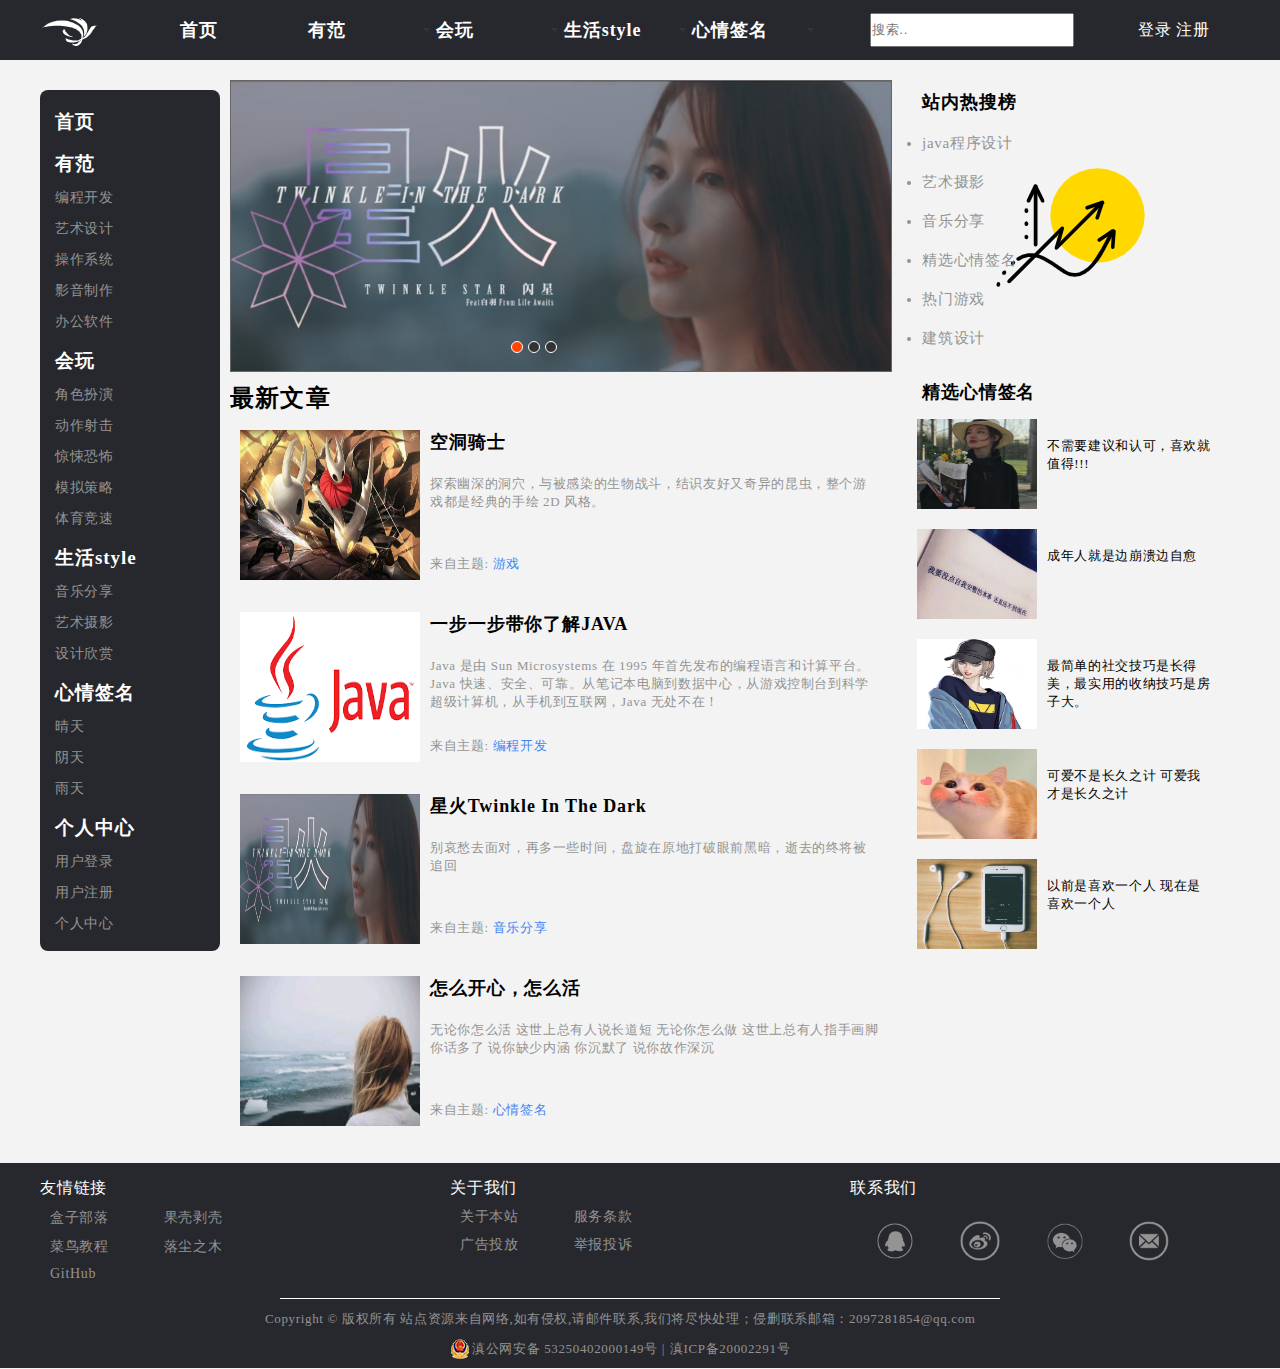
<file: index.html>
<!DOCTYPE html PUBLIC "-//W3C//DTD XHTML 1.0 Transitional//EN" "http://www.w3.org/TR/xhtml1/DTD/xhtml1-transitional.dtd">
<html xmlns="http://www.w3.org/1999/xhtml">
<head>
<meta http-equiv="Content-Type" content="text/html; charset=utf-8" />
<title>index</title>
<link href="css/index.css" rel="stylesheet" type="text/css" />
<link href="SpryAssets/SpryMenuBarHorizontal.css" rel="stylesheet" type="text/css" />
<script src="SpryAssets/SpryMenuBar.js" type="text/javascript"></script>
<script type="text/javascript" src="js/carousel.js"></script>
<script>
    window.alert("这是一个用于学习前端制作的个人测试网站，站点资源来源互联网，如有侵权联系页面底部邮箱;\n当然，如果你对此网站更有好的想法也可以与我联系，联系邮箱同上");
</script>
</head>

<body>
    <div id="container">
        <div id="header">
            <div id="hbar">
                <div id="logo">
                    <img src="images/logo.png">
                </div>
                <div id="horizontalbar">
                  <ul id="MenuBar1" class="MenuBarHorizontal">
                      <li><a href="index.html">首页</a></li>
                      <li><a class="MenuBarItemSubmenu" href="fan.html">有范</a>
                        <ul>
                          <li><a href="fan.html">编程开发</a></li>
                          <li><a href="fan.html">艺术设计</a></li>
                          <li><a href="fan.html">操作系统</a></li>
                          <li><a href="fan.html">影音制作</a></li>
                          <li><a href="fan.html">办公软件</a></li>
                        </ul>
                      </li>
                      <li><a class="MenuBarItemSubmenu" href="game.html">会玩</a>
                        <ul>
                            <li><a href="#">角色扮演</a></li>
                            <li><a href="#">动作射击</a></li>
                            <li><a href="#">惊悚恐怖</a></li>
                            <li><a href="#">模拟策略</a></li>
                            <li><a href="#">体育竞速</a></li>
                        </ul>
                      </li>
                      <li><a class="MenuBarItemSubmenu" href="life.html">生活style</a>
                        <ul>
                          <li><a href="#">音乐分享</a></li>
                          <li><a href="#">艺术摄影</a></li>
                          <li><a href="#">设计欣赏</a></li>
                        </ul>
                      </li>
                      <li><a class="MenuBarItemSubmenu" href="mood.html">心情签名</a>
                        <ul>
                          <li><a href="#">晴天</a></li>
                          <li><a href="#">阴天</a></li>
                          <li><a href="#">雨天</a></li>
                        </ul>
                      </li>
                  </ul>
                </div>
                <div id="search">
                    <form>
                        <input type="text" name="search" placeholder="搜索.." class="searchinput">
                    </form>
                </div>
                <div id="link">
                    <a href="login.html">登录</a>
                    <a href="registered.html">注册</a>
                </div>
            </div>
        </div>
        <div id="main">
            <div id="leftbox">
                <ul>
                    <li>
                        <a href="#">
                            <h3>首页</h3>
                        </a>
                        <a href="fan.html">
                            <h3>有范</h3>
                        </a>
                        <ul>
                            <li><a href="#">编程开发</a></li>
                            <li><a href="#">艺术设计</a></li>
                            <li><a href="#">操作系统</a></li>
                            <li><a href="#">影音制作</a></li>
                            <li><a href="#">办公软件</a></li>
                        </ul>
                    </li>
                    <li>
                        <a href="game.html">
                            <h3>会玩</h3>
                        </a>
                        <ul>
                            <li><a href="#">角色扮演</a></li>
                            <li><a href="#">动作射击</a></li>
                            <li><a href="#">惊悚恐怖</a></li>
                            <li><a href="#">模拟策略</a></li>
                            <li><a href="#">体育竞速</a></li>
                        </ul>
                    </li>
                    <li>
                        <a href="life.html">
                            <h3>生活style</h3>
                        </a>
                        <ul>
                            <li><a href="#">音乐分享</a></li>
                            <li><a href="#">艺术摄影</a></li>
                            <li><a href="#">设计欣赏</a></li>
                        </ul>
                    </li>
                    <li>
                        <a href="#">
                            <h3>心情签名</h3>
                        </a>
                        <ul>
                            <li><a href="#">晴天</a></li>
                            <li><a href="#">阴天</a></li>
                            <li><a href="#">雨天</a></li>
                        </ul>
                    </li>
                    <li>
                        <a href="personal.html">
                            <h3>个人中心</h3>
                        </a>
                        <ul>
                            <li><a href="login.html">用户登录</a></li>
                            <li><a href="registered.html">用户注册</a></li>
                            <li><a href="personal.html">个人中心</a></li>
                        </ul>
                    </li>
                </ul>
            </div>
            <div id="centerbox">
                <div id="carousel">
                    <div id="list" style="left: -660px;">
                        <a href="music.html">
                            <img src="images/星火.png" alt="1" />
                        </a>
                        <a href="music.html">
                            <img src="images/星火.png" alt="1" />
                        </a>
                        <a href="moodmain.html">
                            <img src="images/zmkx.jpg" alt="2" />
                        </a>
                        <a href="game3.1.html">
                            <img src="images/空洞骑士轮播.jpg" alt="3" />
                        </a>
                    </div>
                    <div id="buttons">
                        <span index="1" class="on"></span>
                        <span index="2"></span>
                        <span index="3"></span>
                    </div>
                    <a href="javascript:;" id="prev" class="arrow">&lt;</a>
                    <a href="javascript:;" id="next" class="arrow">&gt;</a>
                </div>
                <div id="fgh"></div>
                <div id="info">
                    <h2>最新文章</h2>
                    <div class="news">
                        <div class="test">
                            <a href="game3.1.html">
                                <img src="images/空洞骑士轮播.jpg">
                            </a>
                        </div>
                        <div class="writing">
                            <div class="title">
                                <a href="game3.1.html">
                                    <h4>空洞骑士</h4>
                                </a>
                            </div>
                            <div class="description">
                                <a href="game3.1.html">
                                    <p>探索幽深的洞穴，与被感染的生物战斗，结识友好又奇异的昆虫，整个游戏都是经典的手绘 2D 风格。</p>
                                </a>
                            </div>
                            <div class="from">来自主题:
                                <a href="game.html">游戏</a>
                            </div>
                        </div>
                    </div>
                    <div class="news">
                        <div class="test">
                            <a href="study.html">
                                <img src="images/java.png">
                            </a>
                        </div>
                        <div class="writing">
                            <div class="title">
                                <a href="study.html">
                                    <h4>一步一步带你了解JAVA</h4>
                                </a>
                            </div>
                            <div class="description">
                                <a href="study.html">
                                    <p>Java 是由 Sun Microsystems 在 1995 年首先发布的编程语言和计算平台。Java 快速、安全、可靠。从笔记本电脑到数据中心，从游戏控制台到科学超级计算机，从手机到互联网，Java 无处不在！</p>
                                </a>
                            </div>
                            <div class="from">来自主题:
                                <a href="fan.html">编程开发</a>
                            </div>
                        </div>
                    </div>
                    <div class="news">
                        <div class="test">
                            <a href="music.html">
                                <img src="images/星火.png">
                            </a>
                        </div>
                        <div class="writing">
                            <div class="title">
                                <a href="music.html">
                                    <h4>星火Twinkle In The Dark</h4>
                                </a>
                            </div>
                            <div class="description">
                                <a href="music.html">
                                    <p>别哀愁去面对，再多一些时间，盘旋在原地打破眼前黑暗，逝去的终将被追回</p>
                                </a>
                            </div>
                            <div class="from">来自主题:
                                <a href="#">音乐分享</a>
                            </div>
                        </div>
                    </div>
                    <div class="news">
                        <div class="test">
                            <a href="moodmain.html">
                                <img src="images/zmkx.jpg">
                            </a>
                        </div>
                        <div class="writing">
                            <div class="title">
                                <a href="moodmain.html">
                                    <h4>怎么开心，怎么活</h4>
                                </a>
                            </div>
                            <div class="description">
                                <a href="moodmain.html">
                                    <p>无论你怎么活 这世上总有人说长道短 无论你怎么做 这世上总有人指手画脚 你话多了 说你缺少内涵 你沉默了 说你故作深沉</p>
                                </a>
                            </div>
                            <div class="from">来自主题:
                                <a href="#">心情签名</a>
                            </div>
                        </div>
                    </div>
                </div>
            </div>
            <div id="rightbox">
                <div class="popular">
                    <ul>
                        <h4>站内热搜榜</h4>
                        <li><a href="#">java程序设计</a></li>
                        <li><a href="#">艺术摄影</a></li>
                        <li><a href="#">音乐分享</a></li>
                        <li><a href="#">精选心情签名</a></li>
                        <li><a href="#">热门游戏</a></li>
                        <li><a href="#">建筑设计</a></li>
                    </ul>
                </div>
                <div class="mood">
                    <h4>精选心情签名</h4>
                    <div class="mood-div">
                        <a href="#">
                            <img src="images/1595145630169.jpg">
                        </a>
                        <div class="mood-main">
                            <a href="#">
                                <p>不需要建议和认可，喜欢就值得!!!</p>
                            </a>
                        </div>
                    </div>
                    <div class="mood-div">
                        <a href="#">
                            <img src="images/1595163552381.jpg">
                        </a>
                        <div class="mood-main">
                            <a href="#">
                                <p>成年人就是边崩溃边自愈</p>
                            </a>
                        </div>
                    </div>
                    <div class="mood-div">
                        <a href="#">
                            <img src="images/1595147434274.jpg">
                        </a>
                        <div class="mood-main">
                            <a href="#">
                                <p>最简单的社交技巧是长得美，最实用的收纳技巧是房子大。</p>
                            </a>
                        </div>
                    </div>
                    <div class="mood-div">
                        <a href="#">
                            <img src="images/1595164278889.jpg">
                        </a>
                        <div class="mood-main">
                            <a href="#">
                                <p>可爱不是长久之计 可爱我才是长久之计</p>
                            </a>
                        </div>
                    </div>
                    <div class="mood-div">
                        <a href="#">
                            <img src="images/1595163890663.jpg">
                        </a>
                        <div class="mood-main">
                            <a href="#">
                                <p>以前是喜欢一个人 现在是喜欢一个人</p>
                            </a>
                        </div>
                    </div>
                </div>
            </div>
        </div>
        <div id="footer">
        	<div id="footerinfo">
                <footer class="s-footer">
                    <div class="other">
                        <div class="links">
                            <div class="links-title">友情链接</div>
                            <div class="links-main">
                                <p>
                                    <a href="#">盒子部落</a>
                                    <a href="#">果壳剥壳</a>
                                </p>
                                <p>
                                    <a href="#">菜鸟教程</a>
                                    <a href="#">落尘之木</a>
                                </p>
                                <p>
                                    <a href="#">GitHub</a>
                                </p>
                            </div>
                        </div>
                        <div class="about">
                            <div class="about-title">关于我们</div>
                            <div class="about-main">
                                <p>
                                    <a href="#">关于本站</a>
                                    <a href="#">服务条款</a>
                                </p>
                                <p>
                                    <a href="#">广告投放</a>
                                    <a href="#">举报投诉</a>
                                </p>
                            </div>
                        </div>
                        <dic class="contact">
                            <div class="contact-title">
                                联系我们
                            </div>
                            <div class="contact-main">
                                <a href="#">
                                    <img src="images/qq.png">
                                </a>
                                <a href="#">
                                    <img src="images/微博.png">
                                </a>
                                <a href="#">
                                    <img src="images/微信.png">
                                </a>
                                <a href="#">
                                    <img src="images/邮箱.png">
                                </a>
                            </div>
                        </dic>
                    </div>
                    <div id="hfgh"></div>
                    <div class="copyright">
                        <span>Copyright © 版权所有</span>
                        <span>站点资源来自网络,如有侵权,请邮件联系,我们将尽快处理；侵删联系邮箱：2097281854@qq.com</span>
                    </div>
                    <div class="beian">
                        <span>
                            <a href="#" style="display:inline-block;text-decoration:none;height:20px;line-height:20px; font-size: 13px; color: #939393; background-image: url(images/备案图标.png); background-repeat: no-repeat; padding-left: 22px;">滇公网安备 53250402000149号 |</a>
                        </span>
                        <span>
                            <a href="#" style="display:inline-block;text-decoration:none;height:20px;line-height:20px; font-size: 13px; color: #939393;">滇ICP备20002291号</a>
                        </span>
                    </div>
                </footer>
            </div>
        </div>
    </div>
    <script type="text/javascript">
        var MenuBar1 = new Spry.Widget.MenuBar("MenuBar1", {imgDown:"SpryAssets/SpryMenuBarDownHover.gif", imgRight:"SpryAssets/SpryMenuBarRightHover.gif"});
    </script>
</body>
</html>
</file>
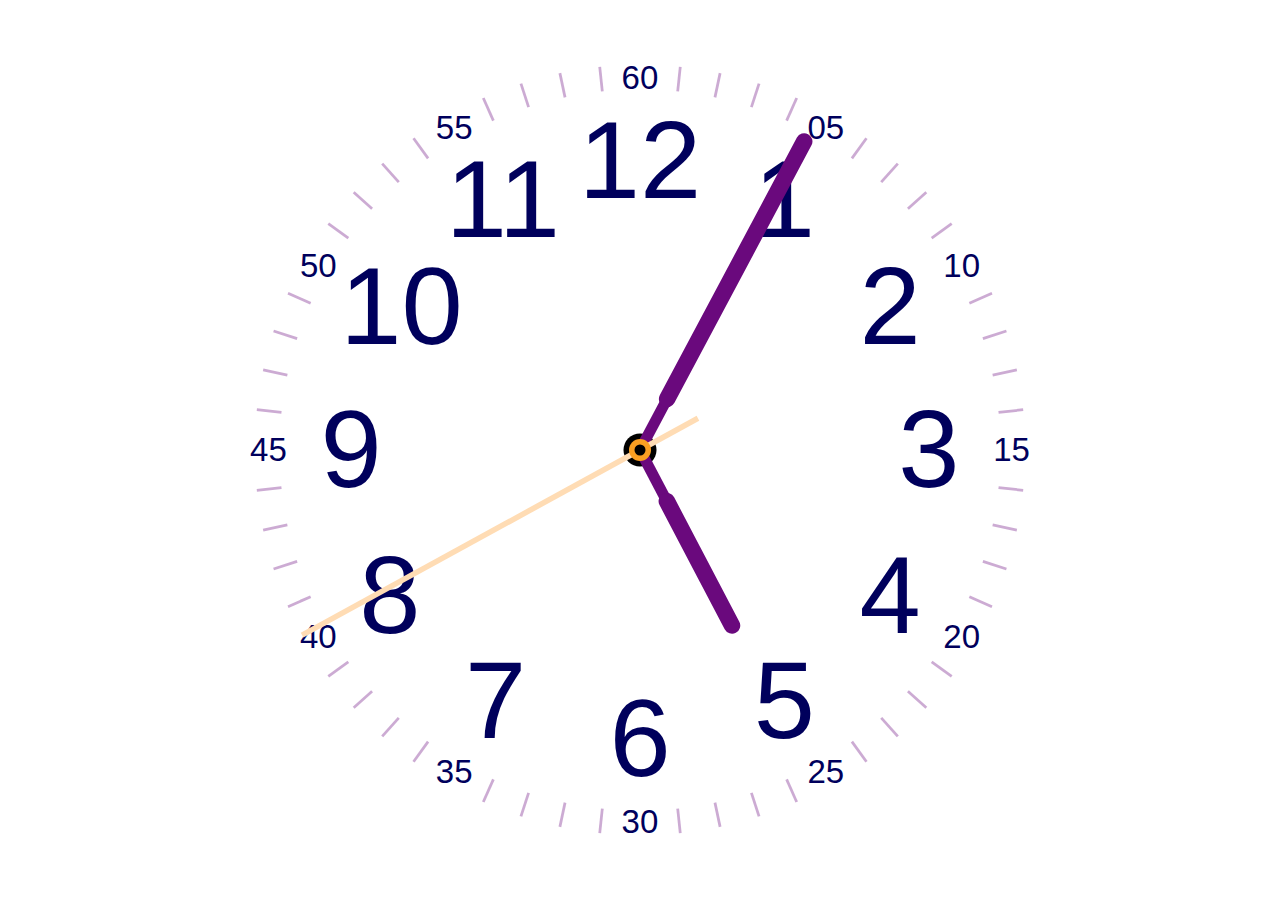
<file: clock.html>
﻿<!DOCTYPE html>
<html>

<head>

  <meta charset="UTF-8">

  <title>时钟动画DEMO</title>

    <link rel="stylesheet" href="css/clock.css" media="screen" type="text/css" />

</head>

<body>

  <!--
Recreating Apple Watch's Utility face <http://www.apple.com/watch/design/> in HTML+CSS+JS
-->

<div class="fill">
  <div class="reference"></div>
  <div class="clock" id="utility-clock">
    <div class="centre">
      <div class="dynamic"></div>
      <div class="expand round circle-1"></div>
      <div class="anchor hour">
        <div class="element thin-hand"></div>
        <div class="element fat-hand"></div>
      </div>
      <div class="anchor minute">
        <div class="element thin-hand"></div>
        <div class="element fat-hand minute-hand"></div>
      </div>
      <div class="anchor second">
        <div class="element second-hand"></div>
      </div>
      <div class="expand round circle-2"></div>
      <div class="expand round circle-3"></div>
    </div>
  </div>
</div>

  <script src="js/clock.js"></script>

</body>

</html>
</file>
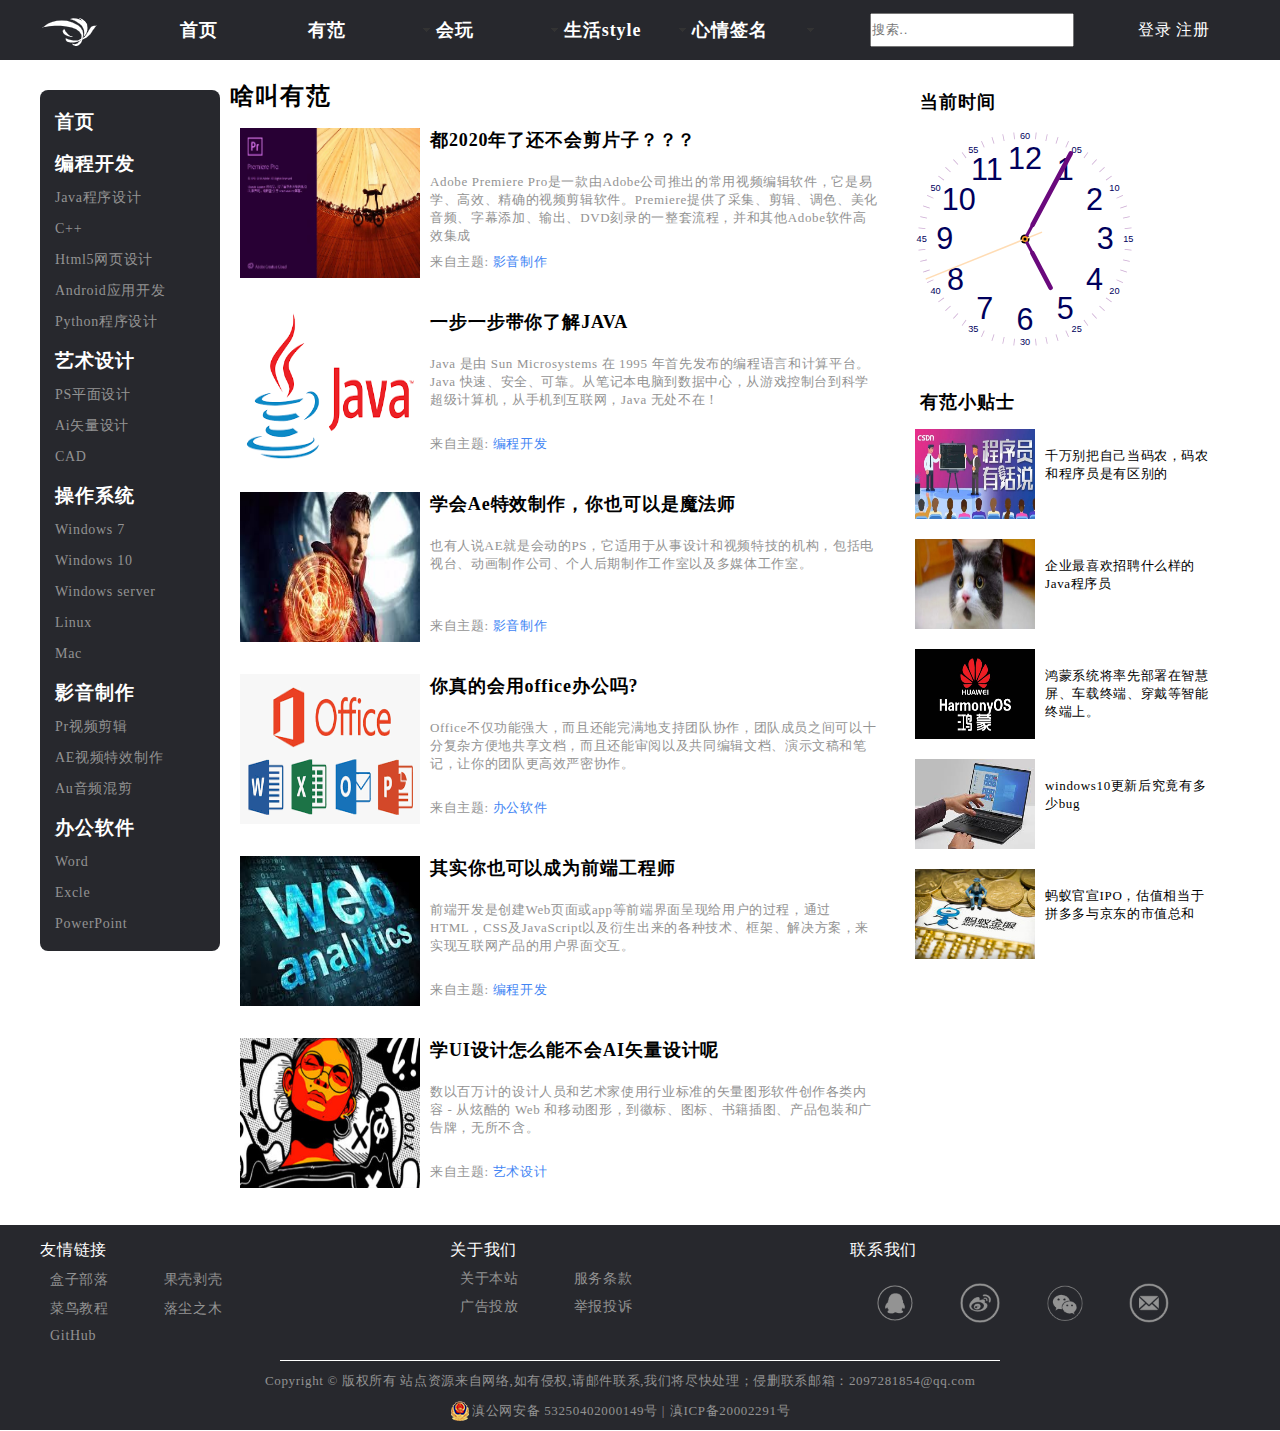
<file: fan.html>
<!DOCTYPE html PUBLIC "-//W3C//DTD XHTML 1.0 Transitional//EN" "http://www.w3.org/TR/xhtml1/DTD/xhtml1-transitional.dtd">
<html xmlns="http://www.w3.org/1999/xhtml">
<head>
<meta http-equiv="Content-Type" content="text/html; charset=utf-8" />
<title>fan</title>
<link href="css/fan.css" rel="stylesheet" type="text/css" />
<link rel="stylesheet" href="css/clock.css" media="screen" type="text/css" />
<link href="SpryAssets/SpryMenuBarHorizontal.css" rel="stylesheet" type="text/css" />
<script src="SpryAssets/SpryMenuBar.js" type="text/javascript"></script>
<script type="text/javascript" src="js/carousel.js"></script>
</head>

<body>
    <div id="container">
        <div id="header">
            <div id="hbar">
                <div id="logo">
                    <img src="images/logo.png">
                </div>
                <div id="horizontalbar">
                  <ul id="MenuBar1" class="MenuBarHorizontal">
                      <li><a href="index.html">首页</a></li>
                      <li><a class="MenuBarItemSubmenu" href="fan.html">有范</a>
                        <ul>
                          <li><a href="#">编程开发</a></li>
                          <li><a href="#">艺术设计</a></li>
                          <li><a href="#">操作系统</a></li>
                          <li><a href="#">影音制作</a></li>
                          <li><a href="#">办公软件</a></li>
                        </ul>
                      </li>
                      <li><a class="MenuBarItemSubmenu" href="game.html">会玩</a>
                        <ul>
                            <li><a href="#">角色扮演</a></li>
                            <li><a href="#">动作射击</a></li>
                            <li><a href="#">大型多人在线</a></li>
                            <li><a href="#">模拟策略</a></li>
                            <li><a href="#">体育竞速</a></li>
                        </ul>
                      </li>
                      <li><a class="MenuBarItemSubmenu" href="life.html">生活style</a>
                        <ul>
                          <li><a href="#">音乐分享</a></li>
                          <li><a href="#">艺术摄影</a></li>
                          <li><a href="#">设计欣赏</a></li>
                        </ul>
                      </li>
                      <li><a class="MenuBarItemSubmenu" href="mood.html">心情签名</a>
                        <ul>
                          <li><a href="#">晴天</a></li>
                          <li><a href="#">阴天</a></li>
                          <li><a href="#">雨天</a></li>
                        </ul>
                      </li>
                  </ul>
                </div>
                <div id="search">
                    <form>
                        <input type="text" name="search" placeholder="搜索.." class="searchinput">
                    </form>
                </div>
                <div id="link">
                    <a href="login.html">登录</a>
                    <a href="registered.html">注册</a>
                </div>
            </div>
        </div>
        <div id="main">
            <div id="leftbox">
                <ul>
                    <li>
                        <a href="index.html">
                            <h3>首页</h3>
                        </a>
                        <a href="#">
                            <h3>编程开发</h3>
                        </a>
                        <ul>
                            <li><a href="#">Java程序设计</a></li>
                            <li><a href="#">C++</a></li>
                            <li><a href="#">Html5网页设计</a></li>
                            <li><a href="#">Android应用开发</a></li>
                            <li><a href="#">Python程序设计</a></li>
                        </ul>
                    </li>
                    <li>
                        <a href="#">
                            <h3>艺术设计</h3>
                        </a>
                        <ul>
                            <li><a href="#">PS平面设计</a></li>
                            <li><a href="#">Ai矢量设计</a></li>
                            <li><a href="#">CAD</a></li>
                        </ul>
                    </li>
                    <li>
                        <a href="#">
                            <h3>操作系统</h3>
                        </a>
                        <ul>
                            <li><a href="#">Windows 7</a></li>
                            <li><a href="#">Windows 10</a></li>
                            <li><a href="#">Windows server </a></li>
                            <li><a href="#">Linux</a></li>
                            <li><a href="#">Mac</a></li>
                        </ul>
                    </li>
                    <li>
                        <a href="#">
                            <h3>影音制作</h3>
                        </a>
                        <ul>
                            <li><a href="#">Pr视频剪辑</a></li>
                            <li><a href="#">AE视频特效制作</a></li>
                            <li><a href="#">Au音频混剪</a></li>
                        </ul>
                    </li>
                    <li>
                        <a href="#">
                            <h3>办公软件</h3>
                        </a>
                        <ul>
                            <li><a href="#">Word</a></li>
                            <li><a href="#">Excle</a></li>
                            <li><a href="#">PowerPoint</a></li>
                        </ul>
                    </li>
                </ul>
            </div>
            <div id="centerbox">
                <div id="info">
                    <h2>啥叫有范</h2>
                    <div class="news">
                        <div class="test">
                            <a href="#">
                                <img src="images/Pr.jpg">
                            </a>
                        </div>
                        <div class="writing">
                            <div class="title">
                                <a href="#">
                                    <h4>都2020年了还不会剪片子？？？</h4>
                                </a>
                            </div>
                            <div class="description">
                                <a href="#">
                                    <p>Adobe Premiere Pro是一款由Adobe公司推出的常用视频编辑软件，它是易学、高效、精确的视频剪辑软件。Premiere提供了采集、剪辑、调色、美化音频、字幕添加、输出、DVD刻录的一整套流程，并和其他Adobe软件高效集成</p>
                                </a>
                            </div>
                            <div class="from">来自主题:
                                <a href="#">影音制作</a>
                            </div>
                        </div>
                    </div>
                    <div class="news">
                        <div class="test">
                            <a href="study.html">
                                <img src="images/java.png">
                            </a>
                        </div>
                        <div class="writing">
                            <div class="title">
                                <a href="study.html">
                                    <h4>一步一步带你了解JAVA</h4>
                                </a>
                            </div>
                            <div class="description">
                                <a href="#">
                                    <p>Java 是由 Sun Microsystems 在 1995 年首先发布的编程语言和计算平台。Java 快速、安全、可靠。从笔记本电脑到数据中心，从游戏控制台到科学超级计算机，从手机到互联网，Java 无处不在！</p>
                                </a>
                            </div>
                            <div class="from">来自主题:
                                <a href="#">编程开发</a>
                            </div>
                        </div>
                    </div>
                    <div class="news">
                        <div class="test">
                            <a href="#">
                                <img src="images/qybs.jpg">
                            </a>
                        </div>
                        <div class="writing">
                            <div class="title">
                                <a href="#">
                                    <h4>学会Ae特效制作，你也可以是魔法师</h4>
                                </a>
                            </div>
                            <div class="description">
                                <a href="#">
                                    <p>也有人说AE就是会动的PS，它适用于从事设计和视频特技的机构，包括电视台、动画制作公司、个人后期制作工作室以及多媒体工作室。</p>
                                </a>
                            </div>
                            <div class="from">来自主题:
                                <a href="#">影音制作</a>
                            </div>
                        </div>
                    </div>
                    <div class="news">
                        <div class="test">
                            <a href="#">
                                <img src="images/office.png">
                            </a>
                        </div>
                        <div class="writing">
                            <div class="title">
                                <a href="#">
                                    <h4>你真的会用office办公吗?</h4>
                                </a>
                            </div>
                            <div class="description">
                                <a href="#">
                                    <p>Office不仅功能强大，而且还能完满地支持团队协作，团队成员之间可以十分复杂方便地共享文档，而且还能审阅以及共同编辑文档、演示文稿和笔记，让你的团队更高效严密协作。</p>
                                </a>
                            </div>
                            <div class="from">来自主题:
                                <a href="#">办公软件</a>
                            </div>
                        </div>
                    </div>
                    <div class="news">
                        <div class="test">
                            <a href="#">
                                <img src="images/web.jpg">
                            </a>
                        </div>
                        <div class="writing">
                            <div class="title">
                                <a href="#">
                                    <h4>其实你也可以成为前端工程师</h4>
                                </a>
                            </div>
                            <div class="description">
                                <a href="#">
                                    <p>前端开发是创建Web页面或app等前端界面呈现给用户的过程，通过HTML，CSS及JavaScript以及衍生出来的各种技术、框架、解决方案，来实现互联网产品的用户界面交互。</p>
                                </a>
                            </div>
                            <div class="from">来自主题:
                                <a href="#">编程开发</a>
                            </div>
                        </div>
                    </div>
                    <div class="news">
                        <div class="test">
                            <a href="#">
                                <img src="images/chahua.png">
                            </a>
                        </div>
                        <div class="writing">
                            <div class="title">
                                <a href="#">
                                    <h4>学UI设计怎么能不会AI矢量设计呢</h4>
                                </a>
                            </div>
                            <div class="description">
                                <a href="#">
                                    <p>数以百万计的设计人员和艺术家使用行业标准的矢量图形软件创作各类内容 - 从炫酷的 Web 和移动图形，到徽标、图标、书籍插图、产品包装和广告牌，无所不含。</p>
                                </a>
                            </div>
                            <div class="from">来自主题:
                                <a href="#">艺术设计</a>
                            </div>
                        </div>
                    </div>
                </div>
            </div>
            <div id="rightbox">
                <div class="popular">
                    <h4 style="color: #000; font-size: 18px; margin-left: 20px;">当前时间</h4>
                    <div style="text-align:center;clear:both;">
                    </div>
                    <iframe frameborder="0" src="clock.html" width="250px" height="250px" scrolling="no"></iframe>
                </div>
                <div class="mood">
                    <h4>有范小贴士</h4>
                    <div class="mood-div">
                        <a href="#">
                            <img src="images/cxy.jpg">
                        </a>
                        <div class="mood-main">
                            <a href="#">
                                <p>千万别把自己当码农，码农和程序员是有区别的</p>
                            </a>
                        </div>
                    </div>
                    <div class="mood-div">
                        <a href="#">
                            <img src="images/ooo.jpg">
                        </a>
                        <div class="mood-main">
                            <a href="#">
                                <p>企业最喜欢招聘什么样的Java程序员</p>
                            </a>
                        </div>
                    </div>
                    <div class="mood-div">
                        <a href="#">
                            <img src="images/HarmonyOS.png">
                        </a>
                        <div class="mood-main">
                            <a href="#">
                                <p>鸿蒙系统将率先部署在智慧屏、车载终端、穿戴等智能终端上。</p>
                            </a>
                        </div>
                    </div>
                    <div class="mood-div">
                        <a href="#">
                            <img src="images/windows.jpg">
                        </a>
                        <div class="mood-main">
                            <a href="#">
                                <p>windows10更新后究竟有多少bug</p>
                            </a>
                        </div>
                    </div>
                    <div class="mood-div">
                        <a href="#">
                            <img src="images/mayi.jpg">
                        </a>
                        <div class="mood-main">
                            <a href="#">
                                <p>蚂蚁官宣IPO，估值相当于拼多多与京东的市值总和</p>
                            </a>
                        </div>
                    </div>
                </div>
            </div>
        </div>
        <div id="footer">
        	<div id="footerinfo">
                <footer class="s-footer">
                    <div class="other">
                        <div class="links">
                            <div class="links-title">友情链接</div>
                            <div class="links-main">
                                <p>
                                    <a href="#">盒子部落</a>
                                    <a href="#">果壳剥壳</a>
                                </p>
                                <p>
                                    <a href="#">菜鸟教程</a>
                                    <a href="#">落尘之木</a>
                                </p>
                                <p>
                                    <a href="#">GitHub</a>
                                </p>
                            </div>
                        </div>
                        <div class="about">
                            <div class="about-title">关于我们</div>
                            <div class="about-main">
                                <p>
                                    <a href="#">关于本站</a>
                                    <a href="#">服务条款</a>
                                </p>
                                <p>
                                    <a href="#">广告投放</a>
                                    <a href="#">举报投诉</a>
                                </p>
                            </div>
                        </div>
                        <dic class="contact">
                            <div class="contact-title">
                                联系我们
                            </div>
                            <div class="contact-main">
                                <a href="#">
                                    <img src="images/qq.png">
                                </a>
                                <a href="#">
                                    <img src="images/微博.png">
                                </a>
                                <a href="#">
                                    <img src="images/微信.png">
                                </a>
                                <a href="#">
                                    <img src="images/邮箱.png">
                                </a>
                            </div>
                        </dic>
                    </div>
                    <div id="hfgh"></div>
                    <div class="copyright">
                        <span>Copyright © 版权所有</span>
                        <span>站点资源来自网络,如有侵权,请邮件联系,我们将尽快处理；侵删联系邮箱：2097281854@qq.com</span>
                    </div>
                    <div class="beian">
                        <span>
                            <a href="#" style="display:inline-block;text-decoration:none;height:20px;line-height:20px; font-size: 13px; color: #939393; background-image: url(images/备案图标.png); background-repeat: no-repeat; padding-left: 22px;">滇公网安备 53250402000149号 |</a>
                        </span>
                        <span>
                            <a href="#" style="display:inline-block;text-decoration:none;height:20px;line-height:20px; font-size: 13px; color: #939393;">滇ICP备20002291号</a>
                        </span>
                    </div>
                </footer>
            </div>
        </div>
    </div>
    <script type="text/javascript">
        var MenuBar1 = new Spry.Widget.MenuBar("MenuBar1", {imgDown:"SpryAssets/SpryMenuBarDownHover.gif", imgRight:"SpryAssets/SpryMenuBarRightHover.gif"});
    </script>
</body>
</html>
</file>
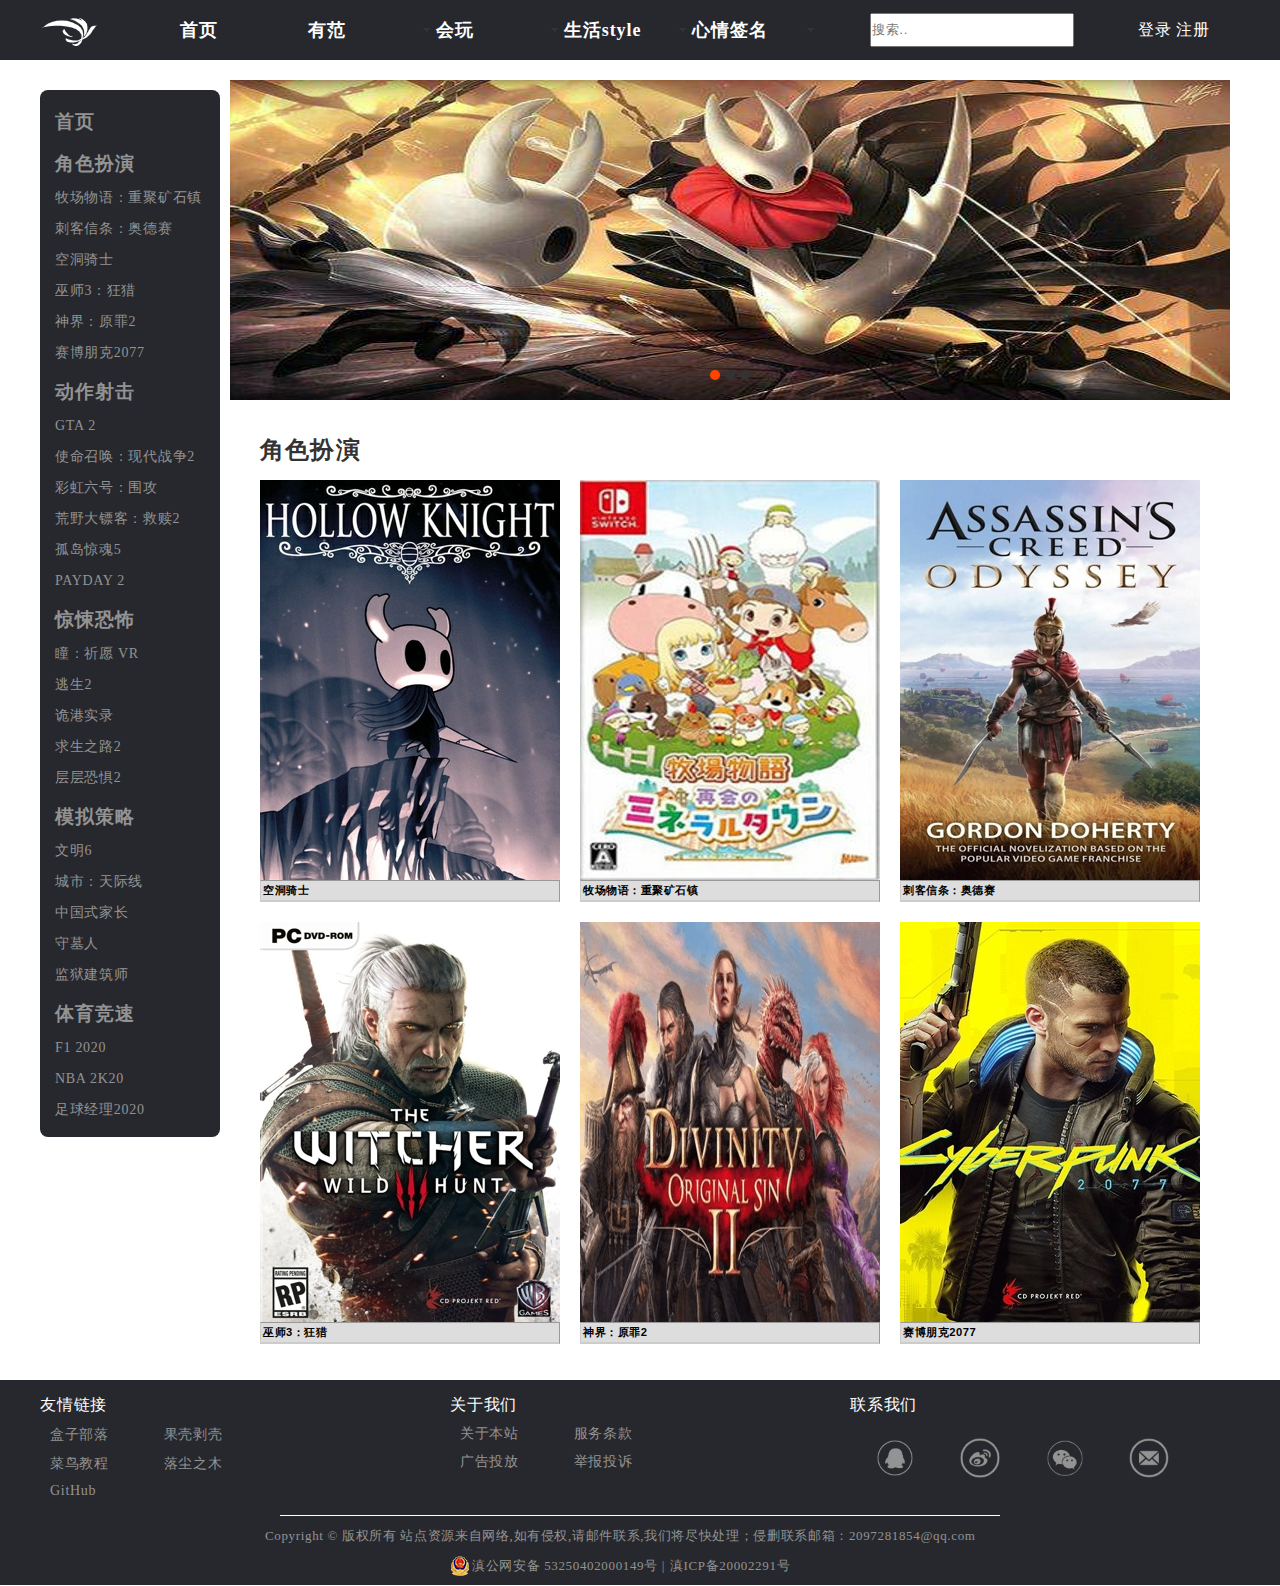
<file: game.html>
<!DOCTYPE html
    PUBLIC "-//W3C//DTD XHTML 1.0 Transitional//EN" "http://www.w3.org/TR/xhtml1/DTD/xhtml1-transitional.dtd">
<html xmlns="http://www.w3.org/1999/xhtml">

<head>
    <meta http-equiv="Content-Type" content="text/html; charset=utf-8" />
    <title>game</title>
    <link href="css/game.css" rel="stylesheet" type="text/css" />
    <link href="SpryAssets/SpryMenuBarHorizontal.css" rel="stylesheet" type="text/css" />
    <script src="SpryAssets/SpryMenuBar.js" type="text/javascript"></script>
    <script type="text/javascript" src="js/gamecarousel.js"></script>
    <script src="SpryAssets/SpryCollapsiblePanel.js" type="text/javascript"></script>
    <link href="SpryAssets/SpryCollapsiblePanel.css" rel="stylesheet" type="text/css" />
</head>

<body>
    <div id="container">
        <div id="header">
            <div id="hbar">
                <div id="logo">
                    <img src="images/logo.png">
                </div>
                <div id="horizontalbar">
                    <ul id="MenuBar1" class="MenuBarHorizontal">
                        <li><a href="index.html">首页</a></li>
                        <li><a class="MenuBarItemSubmenu" href="fan.html">有范</a>
                            <ul>
                                <li><a href="#">编程开发</a></li>
                                <li><a href="#">艺术设计</a></li>
                                <li><a href="#">操作系统</a></li>
                                <li><a href="#">影音制作</a></li>
                                <li><a href="#">办公软件</a></li>
                            </ul>
                        </li>
                        <li><a class="MenuBarItemSubmenu" href="game.html">会玩</a>
                            <ul>
                                <li><a href="#">角色扮演</a></li>
                                <li><a href="#">动作射击</a></li>
                                <li><a href="#">大型多人在线</a></li>
                                <li><a href="#">模拟策略</a></li>
                                <li><a href="#">体育竞速</a></li>
                            </ul>
                        </li>
                        <li><a class="MenuBarItemSubmenu" href="life.html">生活style</a>
                            <ul>
                                <li><a href="#">音乐分享</a></li>
                                <li><a href="#">艺术摄影</a></li>
                                <li><a href="#">设计欣赏</a></li>
                            </ul>
                        </li>
                        <li><a class="MenuBarItemSubmenu" href="mood.html">心情签名</a>
                            <ul>
                                <li><a href="#">晴天</a></li>
                                <li><a href="#">阴天</a></li>
                                <li><a href="#">雨天</a></li>
                            </ul>
                        </li>
                    </ul>
                </div>
                <div id="search">
                    <form>
                        <input type="text" name="search" placeholder="搜索.." class="searchinput">
                    </form>
                </div>
                <div id="link">
                    <a href="login.html">登录</a>
                    <a href="registered.html">注册</a>
                </div>
            </div>
        </div>
        <div id="main">
            <div id="leftbox">
                <ul>
                    <li>
                        <h3><a href="#">首页</a></h3>
                        <h3><a href="#">角色扮演</a></h3>
                        <ul>
                            <li><a href="#">牧场物语：重聚矿石镇</a></li>
                            <li><a href="#">刺客信条：奥德赛</a></li>
                            <li><a href="#">空洞骑士</a></li>
                            <li><a href="#">巫师3：狂猎</a></li>
                            <li><a href="#">神界：原罪2</a></li>
                            <li><a href="#">赛博朋克2077</a></li>
                        </ul>
                    </li>
                    <li>
                        <h3><a href="#">动作射击</a></h3>
                        <ul>
                            <li><a href="#">GTA 2</a></li>
                            <li><a href="#">使命召唤：现代战争2</a></li>
                            <li><a href="#">彩虹六号：围攻</a></li>
                            <li><a href="#">荒野大镖客：救赎2</a></li>
                            <li><a href="#">孤岛惊魂5</a></li>
                            <li><a href="#">PAYDAY 2</a></li>
                        </ul>
                    </li>
                    <li>
                        <h3><a href="#">惊悚恐怖</a></h3>
                        <ul>
                            <li><a href="#">瞳：祈愿 VR</a></li>
                            <li><a href="#">逃生2</a></li>
                            <li><a href="#">诡港实录</a></li>
                            <li><a href="#">求生之路2</a></li>
                            <li><a href="#">层层恐惧2</a></li>
                        </ul>
                    </li>
                    <li>
                        <h3><a href="#">模拟策略</a></h3>
                        <ul>
                            <li><a href="#">文明6</a></li>
                            <li><a href="#">城市：天际线</a></li>
                            <li><a href="#">中国式家长</a></li>
                            <li><a href="#">守墓人</a></li>
                            <li><a href="#">监狱建筑师</a></li>
                        </ul>
                    </li>
                    <li>
                        <h3><a href="#">体育竞速</a></h3>
                        <ul>
                            <li><a href="#">F1 2020</a></li>
                            <li><a href="#">NBA 2K20</a></li>
                            <li><a href="#">足球经理2020</a></li>
                        </ul>
                    </li>
                </ul>
            </div>
            <div id="rightbox">
                <div id="carousel">
                    <div id="list" style="left: -1000px;">
                        <a href="game3.1.html">
                            <img src="images/空洞骑士轮播.jpg" alt="1" />
                        </a>
                        <a href="game3.1.html">
                            <img src="images/空洞骑士轮播.jpg" alt="1" />
                        </a>
                        <a href="#">
                            <img src="images/神界：原罪2轮播.jpg" alt="2" />
                        </a>
                        <a href="#">
                            <img src="images/刺客信条：奥德赛轮播.jpg" alt="3" />
                        </a>
                    </div>
                    <div id="buttons">
                        <span index="1" class="on"></span>
                        <span index="2"></span>
                        <span index="3"></span>
                    </div>
                    <a href="javascript:;" id="prev" class="arrow">&lt;</a>
                    <a href="javascript:;" id="next" class="arrow">&gt;</a>
                </div>
                <div id="fgh"></div>
                <div id="right-main">
                    <div class="subhead"><a href="#">角色扮演</a></div>
                    <div class="small-box">
                        <div class="small-frame">
                            <div class="play">
                                <div class="cover">
                                    <a href="game3.1.html" class="cover-map">
                                        <img src="images/空洞骑士.jpg" width="300px" height="400px" />
                                    </a>
                                </div>
                                <div id="CollapsiblePanel1" class="CollapsiblePanel">
                                    <div class="CollapsiblePanelTab" tabindex="0">空洞骑士</div>
                                    <div class="CollapsiblePanelContent">
                                        在《空洞骑士》中打造属于自己的冒险之旅！穿越一个庞大却废弃的属于昆虫与英雄的王国，开启史诗般的冒险旅程。探索幽深的洞穴，与被感染的生物战斗，结识友好又奇异的昆虫，整个游戏都是经典的手绘
                                        2D 风格。</div>
                                </div>
                            </div>
                            <div class="play">
                                <div class="cover">
                                    <a href="#" class="cover-map">
                                        <img src="images/牧场物语 重聚矿石镇.jpg" width="300px" height="400px" />
                                    </a>
                                </div>
                                <div id="CollapsiblePanel2" class="CollapsiblePanel">
                                    <div class="CollapsiblePanelTab" tabindex="0">牧场物语：重聚矿石镇</div>
                                    <div class="CollapsiblePanelContent">
                                        《牧场物语：重聚矿石镇》是一款模拟经营类游戏。主角是一个牧场主，需要通过自己辛勤的劳动：种地、钓鱼、放牧、养鸡、挖矿等等来积攒金钱，建设自己的牧场。</div>
                                </div>
                            </div>
                            <div class="play">
                                <div class="cover">
                                    <a href="#" class="cover-map">
                                        <img src="images/刺客信条：奥德赛.jpg" width="300px" height="400px" />
                                    </a>
                                </div>
                                <div id="CollapsiblePanel3" class="CollapsiblePanel">
                                    <div class="CollapsiblePanelTab" tabindex="0">刺客信条：奥德赛</div>
                                    <div class="CollapsiblePanelContent">在《Assassin's Creed® Odyssey》当中主宰自己的命运。
                                        从一名流浪者蜕变成传奇人物，踏上这趟奥德赛之旅，找出你过往的秘密并改变古希腊的命运。
                                    </div>
                                </div>
                            </div>
                        </div>
                        <div id="fgh"></div>
                        <div class="small-frame">
                            <div class="play">
                                <div class="cover">
                                    <a href="#" class="cover-map">
                                        <img src="images/巫师3：狂猎.jpg" width="300px" height="400px" />
                                    </a>
                                </div>
                                <div id="CollapsiblePanel4" class="CollapsiblePanel">
                                    <div class="CollapsiblePanelTab" tabindex="0">巫师3：狂猎</div>
                                    <div class="CollapsiblePanelContent">
                                        《巫师3：狂猎》是一款情节驱动的开放世界角色扮演游戏。本作的故事发生在一个令人目眩神迷的奇幻宇宙里，玩家做出的每一个选择都意义重大，同时也要面对影响深远的后果。在《巫师》这个广袤的开放世界中，您可以尽情探索商业都市、海盗岛屿、危险的山隘和被遗忘的洞窟。
                                    </div>
                                </div>
                            </div>
                            <div class="play">
                                <div class="cover">
                                    <a href="#" class="cover-map">
                                        <img src="images/神界：原罪2.jpg" width="300px" height="400px" />
                                    </a>
                                </div>
                                <div id="CollapsiblePanel5" class="CollapsiblePanel">
                                    <div class="CollapsiblePanelTab" tabindex="0">神界：原罪2</div>
                                    <div class="CollapsiblePanelContent">
                                        圣者已逝，虚空迫近。而你体内隐藏的力量很快就要觉醒。捍卫神性的战斗已经开始，请你做出明智的选择，对一切保持警惕：黑暗正潜伏于每个人的心中。</div>
                                </div>
                            </div>
                            <div class="play">
                                <div class="cover">
                                    <a href="#" class="cover-map">
                                        <img src="images/赛博朋克2077.jpg" width="300px" height="400px" />
                                    </a>
                                </div>
                                <div id="CollapsiblePanel6" class="CollapsiblePanel">
                                    <div class="CollapsiblePanelTab" tabindex="0">赛博朋克2077</div>
                                    <div class="CollapsiblePanelContent">《赛博朋克
                                        2077》是一款开放世界游戏，故事发生在夜之城，权力更迭和身体改造是这里不变的主题。扮演一名野心勃勃的雇佣兵：V，追寻一种独一无二的植入体——获得永生的关键。自定义角色义体、技能和玩法，探索包罗万象的城市。您做出的选择也将会对剧情和周遭世界产生影响。
                                    </div>
                                </div>
                            </div>
                        </div>
                    </div>
                    <div class="subhead"><a href="#">动作射击</a></div>
                    <div class="small-box">
                        <div class="small-frame">
                            <div class="play">
                                <div class="cover">
                                    <a href="#" class="cover-map">
                                        <img src="images/使命召唤：现代战争2.jpg" width="300px" height="400px" />
                                    </a>
                                </div>
                                <div id="CollapsiblePanel7" class="CollapsiblePanel">
                                    <div class="CollapsiblePanelTab" tabindex="0">使命召唤：现代战争2</div>
                                    <div class="CollapsiblePanelContent">《使命召唤：现代战争》是由Infinity
                                        Ward开发，动视发行的第一人称射击游戏，是使命召唤系列第16部作品，也是使命召唤”现代战争“系列的重启之作。</div>
                                </div>
                            </div>
                            <div class="play">
                                <div class="cover">
                                    <a href="#" class="cover-map">
                                        <img src="images/荒野大镖客：救赎2.jpg" width="300px" height="400px" />
                                    </a>
                                </div>
                                <div id="CollapsiblePanel8" class="CollapsiblePanel">
                                    <div class="CollapsiblePanelTab" tabindex="0">荒野大镖客：救赎2</div>
                                    <div class="CollapsiblePanelContent">Red Dead Redemption 2 已荣获超过 175 项年度游戏奖项且获得超过
                                        250 个满分评价，游戏中述说亚瑟·摩根和声名狼藉的范德林德帮派的传奇故事，体验在 19 世纪的最后岁月里横跨美国的亡命之旅。除此之外，还可免费享受 Red
                                        Dead 在线模式中与众多玩家共享的逼真世界。</div>
                                </div>
                            </div>
                            <div class="play">
                                <div class="cover">
                                    <a href="#" class="cover-map">
                                        <img src="images/孤岛惊魂5.jpg" width="300px" height="400px" />
                                    </a>
                                </div>
                                <div id="CollapsiblePanel9" class="CollapsiblePanel">
                                    <div class="CollapsiblePanelTab" tabindex="0">孤岛惊魂5</div>
                                    <div class="CollapsiblePanelContent">
                                        欢迎来到蒙大拿州希望郡，一个充满自由与勇士的土地，同时也是名为“伊甸之门”著名毁灭日邪教的所在地。挺身对抗邪教领袖约瑟夫．席德、他的兄弟与使者，藉此燃起反抗的烽火并解放受陷的人民。
                                    </div>
                                </div>
                            </div>
                        </div>
                    </div>
                </div>
            </div>
        </div>
        <div id="footer">
            <div id="footerinfo">
                <footer class="s-footer">
                    <div class="other">
                        <div class="links">
                            <div class="links-title">友情链接</div>
                            <div class="links-main">
                                <p>
                                    <a href="#">盒子部落</a>
                                    <a href="#">果壳剥壳</a>
                                </p>
                                <p>
                                    <a href="#">菜鸟教程</a>
                                    <a href="#">落尘之木</a>
                                </p>
                                <p>
                                    <a href="#">GitHub</a>
                                </p>
                            </div>
                        </div>
                        <div class="about">
                            <div class="about-title">关于我们</div>
                            <div class="about-main">
                                <p>
                                    <a href="#">关于本站</a>
                                    <a href="#">服务条款</a>
                                </p>
                                <p>
                                    <a href="#">广告投放</a>
                                    <a href="#">举报投诉</a>
                                </p>
                            </div>
                        </div>
                        <dic class="contact">
                            <div class="contact-title">
                                联系我们
                            </div>
                            <div class="contact-main">
                                <a href="#">
                                    <img src="images/qq.png">
                                </a>
                                <a href="#">
                                    <img src="images/微博.png">
                                </a>
                                <a href="#">
                                    <img src="images/微信.png">
                                </a>
                                <a href="#">
                                    <img src="images/邮箱.png">
                                </a>
                            </div>
                        </dic>
                    </div>
                    <div id="hfgh"></div>
                    <div class="copyright">
                        <span>Copyright © 版权所有</span>
                        <span>站点资源来自网络,如有侵权,请邮件联系,我们将尽快处理；侵删联系邮箱：2097281854@qq.com</span>
                    </div>
                    <div class="beian">
                        <span>
                            <a href="#"
                                style="display:inline-block;text-decoration:none;height:20px;line-height:20px; font-size: 13px; color: #939393; background-image: url(images/备案图标.png); background-repeat: no-repeat; padding-left: 22px;">滇公网安备
                                53250402000149号 |</a>
                        </span>
                        <span>
                            <a href="#"
                                style="display:inline-block;text-decoration:none;height:20px;line-height:20px; font-size: 13px; color: #939393;">滇ICP备20002291号</a>
                        </span>
                    </div>
                </footer>
            </div>
        </div>
    </div>
    <script type="text/javascript">
        var MenuBar1 = new Spry.Widget.MenuBar("MenuBar1", { imgDown: "SpryAssets/SpryMenuBarDownHover.gif", imgRight: "SpryAssets/SpryMenuBarRightHover.gif" });
        var CollapsiblePanel1 = new Spry.Widget.CollapsiblePanel("CollapsiblePanel1", { contentIsOpen: false });
        var CollapsiblePanel2 = new Spry.Widget.CollapsiblePanel("CollapsiblePanel2", { contentIsOpen: false });
        var CollapsiblePanel3 = new Spry.Widget.CollapsiblePanel("CollapsiblePanel3", { contentIsOpen: false });
        var CollapsiblePanel4 = new Spry.Widget.CollapsiblePanel("CollapsiblePanel4", { contentIsOpen: false });
        var CollapsiblePanel5 = new Spry.Widget.CollapsiblePanel("CollapsiblePanel5", { contentIsOpen: false });
        var CollapsiblePanel6 = new Spry.Widget.CollapsiblePanel("CollapsiblePanel6", { contentIsOpen: false });
        var CollapsiblePanel7 = new Spry.Widget.CollapsiblePanel("CollapsiblePanel7", { contentIsOpen: false });
        var CollapsiblePanel8 = new Spry.Widget.CollapsiblePanel("CollapsiblePanel8", { contentIsOpen: false });
        var CollapsiblePanel9 = new Spry.Widget.CollapsiblePanel("CollapsiblePanel9", { contentIsOpen: false });
    </script>
</body>

</html>
</file>
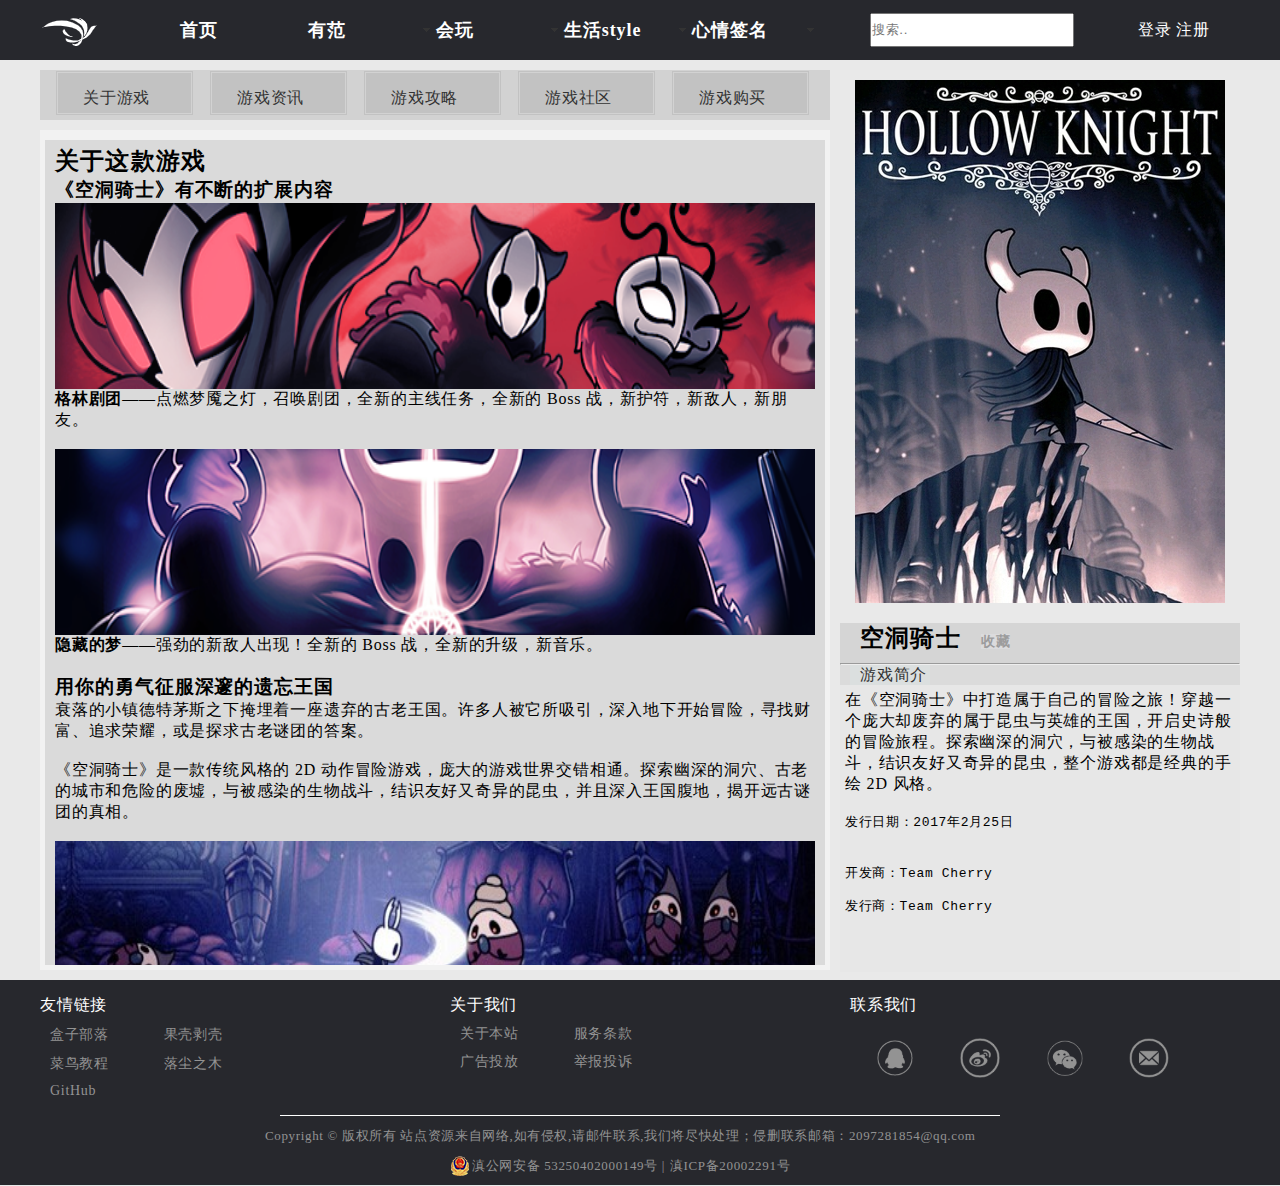
<file: game3.1.html>
<!DOCTYPE html
    PUBLIC "-//W3C//DTD XHTML 1.0 Transitional//EN" "http://www.w3.org/TR/xhtml1/DTD/xhtml1-transitional.dtd">
<html xmlns="http://www.w3.org/1999/xhtml">

<head>
    <meta http-equiv="Content-Type" content="text/html; charset=utf-8" />
    <title>关于游戏</title>
    <link href="css/gameinfo.css" rel="stylesheet" type="text/css" />
    <link href="SpryAssets/SpryMenuBarHorizontal.css" rel="stylesheet" type="text/css" />
    <script src="SpryAssets/SpryMenuBar.js" type="text/javascript"></script>

</head>

<body>
    <div id="container">
        <div id="header">
            <div id="hbar">
                <div id="logo">
                    <img src="images/logo.png">
                </div>
                <div id="horizontalbar">
                    <ul id="MenuBar1" class="MenuBarHorizontal">
                        <li><a href="index.html">首页</a></li>
                        <li><a class="MenuBarItemSubmenu" href="fan.html">有范</a>
                            <ul>
                                <li><a href="#">编程开发</a></li>
                                <li><a href="#">艺术设计</a></li>
                                <li><a href="#">操作系统</a></li>
                                <li><a href="#">影音制作</a></li>
                                <li><a href="#">办公软件</a></li>
                            </ul>
                        </li>
                        <li><a class="MenuBarItemSubmenu" href="game.html">会玩</a>
                            <ul>
                                <li><a href="#">角色扮演</a></li>
                                <li><a href="#">动作射击</a></li>
                                <li><a href="#">大型多人在线</a></li>
                                <li><a href="#">模拟策略</a></li>
                                <li><a href="#">体育竞速</a></li>
                            </ul>
                        </li>
                        <li><a class="MenuBarItemSubmenu" href="life.html">生活style</a>
                            <ul>
                                <li><a href="#">音乐分享</a></li>
                                <li><a href="#">艺术摄影</a></li>
                                <li><a href="#">设计欣赏</a></li>
                            </ul>
                        </li>
                        <li><a class="MenuBarItemSubmenu" href="mood.html">心情签名</a>
                            <ul>
                                <li><a href="#">晴天</a></li>
                                <li><a href="#">阴天</a></li>
                                <li><a href="#">雨天</a></li>
                            </ul>
                        </li>
                    </ul>
                </div>
                <div id="search">
                    <form>
                        <input type="text" name="search" placeholder="搜索.." class="searchinput">
                    </form>
                </div>
                <div id="link">
                    <a href="login.html">登录</a>
                    <a href="registered.html">注册</a>
                </div>
            </div>
        </div>

        <div id="big-box">
            <div id="left-box">
                <div class="title-nvrbar">
                    <ul>
                        <li><a href="game3.1.html" target="_parent">关于游戏</a></li>
                        <li><a href="game3.2.html" target="_parent">游戏资讯</a></li>
                        <li><a href="#">游戏攻略</a></li>
                        <li><a href="#">游戏社区</a></li>
                        <li><a href="#">游戏购买</a></li>
                    </ul>
                </div>
                <div id="fgh"></div>
                <div class="frame">
                    <div class="show">
                        <h2>关于这款游戏</h2>
                        <blockquote>
                            <h3>《空洞骑士》有不断的扩展内容</h3>
                        </blockquote>
                        <blockquote>
                            <img src="images/格林团长.png" width="760px" height="186" />
                        </blockquote>
                        <blockquote>
                            <b>格林剧团</b>——点燃梦魇之灯，召唤剧团，全新的主线任务，全新的 Boss 战，新护符，新敌人，新朋友。
                        </blockquote>
                        <br />
                        <blockquote>
                            <img src="images/隐藏的梦.png" width="760px" height="186" />
                        </blockquote>
                        <blockquote>
                            <b>隐藏的梦</b>——强劲的新敌人出现！全新的 Boss 战，全新的升级，新音乐。
                        </blockquote>
                        <br />
                        <blockquote>
                            <h3>用你的勇气征服深邃的遗忘王国</h3>
                        </blockquote>
                        <blockquote>
                            衰落的小镇德特茅斯之下掩埋着一座遗弃的古老王国。许多人被它所吸引，深入地下开始冒险，寻找财富、追求荣耀，或是探求古老谜团的答案。
                        </blockquote>
                        <br />
                        <blockquote>
                            《空洞骑士》是一款传统风格的 2D
                            动作冒险游戏，庞大的游戏世界交错相通。探索幽深的洞穴、古老的城市和危险的废墟，与被感染的生物战斗，结识友好又奇异的昆虫，并且深入王国腹地，揭开远古谜团的真相。
                        </blockquote>
                        <br />
                        <blockquote>
                            <img src="images/战斗1.jpg" width="760px" height="186" />
                        </blockquote>
                        <br />
                        <blockquote>
                            <img src="images/战斗2.jpg" width="760px" height="186" />
                        </blockquote>
                        <blockquote>
                            <img src="images/分割图.png" width="760px" height="39" />
                        </blockquote>
                        <br />
                        <blockquote>
                            <h3>游戏特色</h3>
                        </blockquote>
                        <br />
                        <ul>
                            <li>
                                经典的横版卷轴游戏关卡，并拥有新时代的游戏特色。
                            </li>
                            <li>
                                连贯紧凑的 2D 操控：躲避攻击，向前冲刺，并使用骨钉技艺击败致命的敌人。
                            </li>
                            <li>
                                探索交错相通的庞大世界，在遗忘的山道、杂草丛生的荒地和废弃的城市之间穿梭。
                            </li>
                            <li>
                                打造属于自己的冒险之旅！圣巢是广阔、开放的世界，你可以自由选择前进的道路和面对的敌人。
                            </li>
                            <li>
                                不断获得新的技能！学习法术、提升力量和速度，用轻薄的羽翼跳出新高度，在风驰云卷中向前冲刺，还能向敌人发射威力十足的灵魂冲击波！
                            </li>
                            <li>
                                装备强大的护符！这些古老的宝物能使你具备独特的能力。选择自己钟爱的护符，让你的旅途独一无二！
                            </li>
                            <li>
                                2D 逐帧动画给数不胜数的可爱又颇具攻击性的角色赋予了生机。
                            </li>
                            <li>
                                超过 130 种敌人！30 个史诗级 Boss！在旅途中直面凶猛的怪物，并征服古老的骑士。将每一种独特生物的踪迹记录在你的猎人日志之中。
                            </li>
                            <li>
                                使用梦之钉进入他人的思想，揭开你遇到的角色和敌人心中不为人知的另一面。
                            </li>
                            <li>
                                如画的风景、华丽的视觉盛宴为游戏世界带来独特的层次感。
                            </li>
                            <li>
                                使用各种导航工具为你的旅途绘制图景。购买指南针、鹅毛笔、地图、图针等物品，增加你对《空洞骑士》中曲折的世界地形的理解。
                            </li>
                            <li>
                                游戏全程配有优美的背景音乐，由克里斯托弗·拉金创作。背景音乐衬托出王国的宏伟，同时也奏出失落文明的凄婉。
                            </li>
                            <li>
                                完成《空洞骑士》后，可以解锁终极挑战：钢铁之魂模式！
                            </li>
                        </ul>
                        <br />
                        <blockquote>
                            <img src="images/战斗3.jpg" width="760px" height="186" />
                        </blockquote>
                        <blockquote>
                            <img src="images/分割图.png" width="760px" height="39" />
                        </blockquote>
                        <br />
                        <blockquote>
                            <h3>一个引人共鸣的纯手工制作的世界</h3>
                        </blockquote>
                        <blockquote>
                            《空洞骑士》的世界因为生动、丰富的细节而生机勃勃：地下洞穴中充满了奇异又可怕的生物，每一种都是通过传统的 2D 手绘动画打造。
                        </blockquote>
                        <br />
                        <blockquote>
                            你探索的每一个区域都是奇异而独特的，会不断遇到新的生物和角色。欣赏沿途的风景，并探索在已有道路之下隐藏的全新奇妙世界。
                        </blockquote>
                        <br />
                        <blockquote>
                            如果你喜欢经典的游戏模式、可爱却又颇具攻击性的角色、史诗般的冒险和美丽的哥特式世界，《空洞骑士》在这里等你来战！
                        </blockquote>
                        <br />
                        <blockquote>
                            <img src="images/战斗4.jpg" width="760px" height="186" />
                        </blockquote>
                        <div id="fgx"></div>
                        <blockquote>
                            <img src="images/战斗5.jpg" width="760px" height="186" />
                        </blockquote>
                        <div id="fgx"></div>
                        <blockquote>
                            <img src="images/战斗6.jpg" width="760px" height="186" />
                        </blockquote>
                        <br />
                        <br />
                        <blockquote>
                            <h3>系统需求</h3>
                        </blockquote>
                        <hr />
                        <div class="system">
                            <div class="configure">
                                <ul>
                                    <li>
                                        <h5>最低配置：</h5>
                                    </li>
                                    <li>
                                        <p>操作系统：Windows 7</p>
                                    </li>
                                    <li>
                                        <p>处理器：Intel Core 2 Duo E5200</p>
                                    </li>
                                    <li>
                                        <p>内存:4 GB RAM</p>
                                    </li>
                                    <li>
                                        <p>显卡: GeForce 9800GTX+ (1GB)</p>
                                    </li>
                                    <li>
                                        <p>DirectX 版本: 10</p>
                                    </li>
                                    <li>
                                        <p>存储空间: 需要 9 GB 可用空间</p>
                                    </li>
                                    <li>
                                        <p>附注事项: 1080p, 16:9 recommended</p>
                                    </li>
                                </ul>
                            </div>
                            <div class="configure">
                                <ul>
                                    <li>
                                        <h5>推荐配置:</h5>
                                    </li>
                                    <li>
                                        <p>操作系统: Windows 10</p>
                                    </li>
                                    <li>
                                        <p>处理器: Intel Core i5</p>
                                    </li>
                                    <li>
                                        <p>内存: 8 GB RAM</p>
                                    </li>
                                    <li>
                                        <p>显卡: GeForce GTX 560</p>
                                    </li>
                                    <li>
                                        <p>DirectX 版本: 11</p>
                                    </li>
                                    <li>
                                        <p>存储空间: 需要 9 GB 可用空间</p>
                                    </li>
                                    <li>
                                        <p>附注事项: 1080p, 16:9 recommended</p>
                                    </li>
                                </ul>
                            </div>
                        </div>
                    </div>
                </div>
            </div>
            <div id="right-box">
                <div id="content-box">
                    <div id="cover-box">
                        <img src="images/空洞骑士封面.jpg" width="370px" height="523px" />
                    </div>
                    <div id="fgh"></div>
                    <div class="detail-box">
                        <div class="title">
                            空洞骑士<a href="#">收藏</a>
                        </div>
                        <div class="frame">
                            <hr />

                            <div class="navbar">
                                <ul>
                                    <li>游戏简介</li>
                                </ul>
                            </div>
                            <div class="detail">
                                <div class="show">
                                    <p>在《空洞骑士》中打造属于自己的冒险之旅！穿越一个庞大却废弃的属于昆虫与英雄的王国，开启史诗般的冒险旅程。探索幽深的洞穴，与被感染的生物战斗，结识友好又奇异的昆虫，整个游戏都是经典的手绘
                                        2D 风格。
                                    </p><br />
                                    <pre>发行日期：2017年2月25日
                            </pre><br />
                                    <pre>开发商：Team Cherry
                            </pre>
                                    <pre>发行商：Team Cherry
                            </pre>
                                </div>
                            </div>
                        </div>
                    </div>
                </div>
            </div>
        </div>

        <div id="footer">
            <div id="footerinfo">
                <footer class="s-footer">
                    <div class="other">
                        <div class="links">
                            <div class="links-title">友情链接</div>
                            <div class="links-main">
                                <p>
                                    <a href="#">盒子部落</a>
                                    <a href="#">果壳剥壳</a>
                                </p>
                                <p>
                                    <a href="#">菜鸟教程</a>
                                    <a href="#">落尘之木</a>
                                </p>
                                <p>
                                    <a href="#">GitHub</a>
                                </p>
                            </div>
                        </div>
                        <div class="about">
                            <div class="about-title">关于我们</div>
                            <div class="about-main">
                                <p>
                                    <a href="#">关于本站</a>
                                    <a href="#">服务条款</a>
                                </p>
                                <p>
                                    <a href="#">广告投放</a>
                                    <a href="#">举报投诉</a>
                                </p>
                            </div>
                        </div>
                        <dic class="contact">
                            <div class="contact-title">
                                联系我们
                            </div>
                            <div class="contact-main">
                                <a href="#">
                                    <img src="images/qq.png">
                                </a>
                                <a href="#">
                                    <img src="images/微博.png">
                                </a>
                                <a href="#">
                                    <img src="images/微信.png">
                                </a>
                                <a href="#">
                                    <img src="images/邮箱.png">
                                </a>
                            </div>
                        </dic>
                    </div>
                    <div id="hfgh"></div>
                    <div class="copyright">
                        <span>Copyright © 版权所有</span>
                        <span>站点资源来自网络,如有侵权,请邮件联系,我们将尽快处理；侵删联系邮箱：2097281854@qq.com</span>
                    </div>
                    <div class="beian">
                        <span>
                            <a href="#"
                                style="display:inline-block;text-decoration:none;height:20px;line-height:20px; font-size: 13px; color: #939393; background-image: url(images/%E5%A4%87%E6%A1%88%E5%9B%BE%E6%A0%87.png); background-repeat: no-repeat; padding-left: 22px;">滇公网安备
                                53250402000149号 |</a>
                        </span>
                        <span>
                            <a href="#"
                                style="display:inline-block;text-decoration:none;height:20px;line-height:20px; font-size: 13px; color: #939393;">滇ICP备20002291号</a>
                        </span>
                    </div>
                </footer>
            </div>
        </div>
    </div>

</body>

</html>
</file>
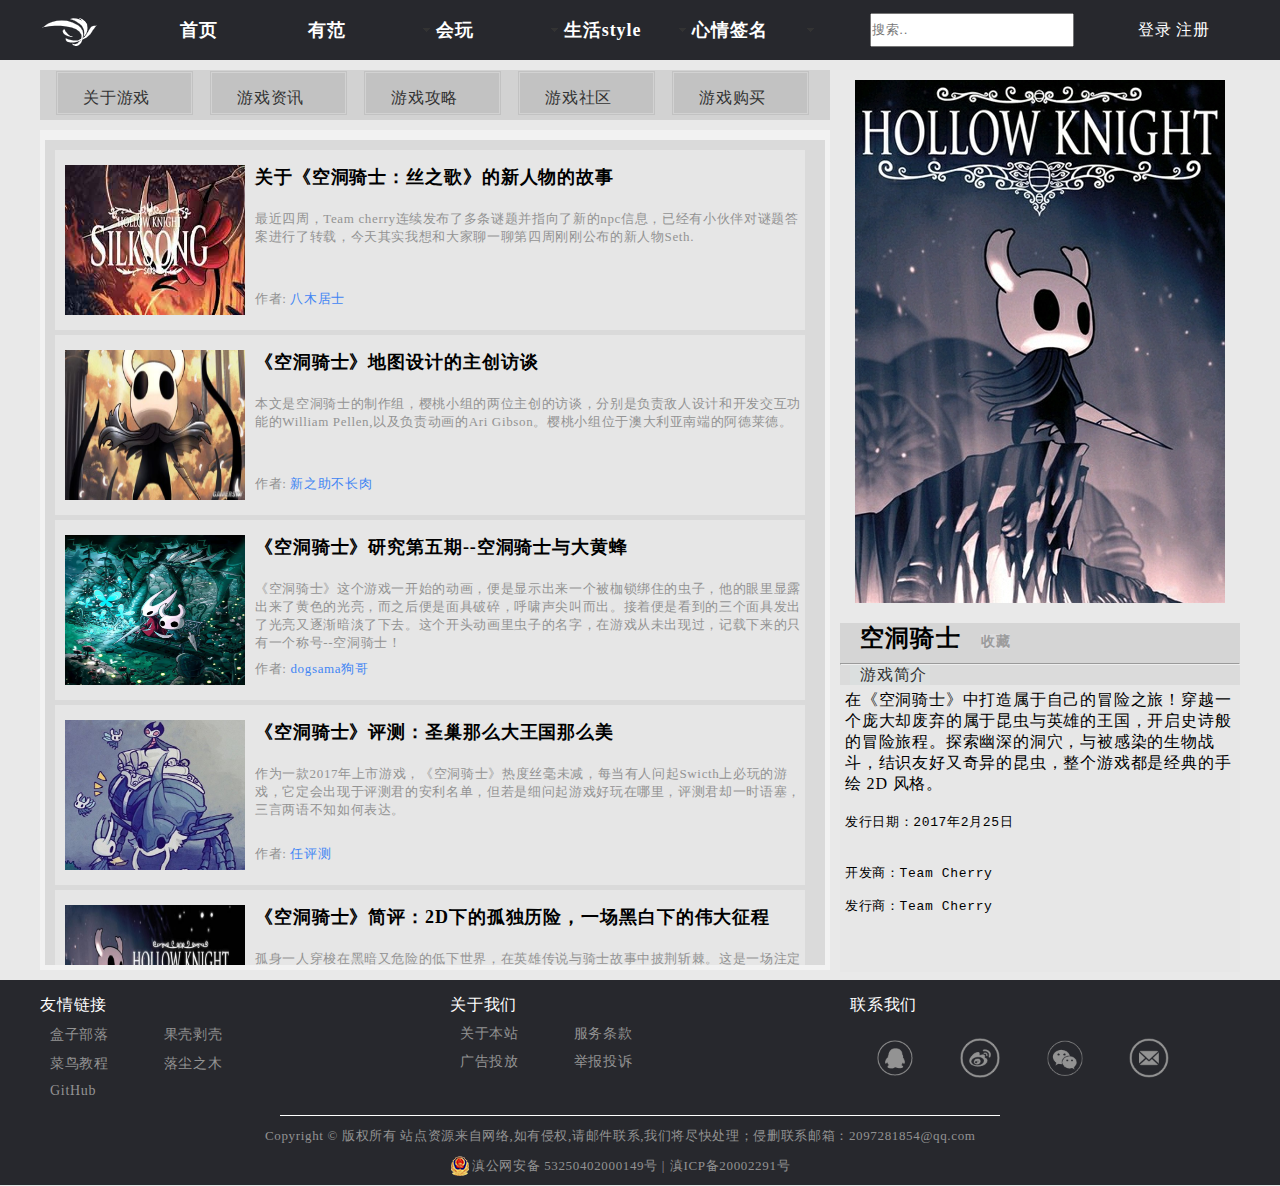
<file: game3.2.html>
<!DOCTYPE html PUBLIC "-//W3C//DTD XHTML 1.0 Transitional//EN" "http://www.w3.org/TR/xhtml1/DTD/xhtml1-transitional.dtd">
<html xmlns="http://www.w3.org/1999/xhtml">
<head>
<meta http-equiv="Content-Type" content="text/html; charset=utf-8" />
<title>游戏资讯</title>
<link href="css/gameinfo.css" rel="stylesheet" type="text/css" />
<link href="SpryAssets/SpryMenuBarHorizontal.css" rel="stylesheet" type="text/css" />
<script src="SpryAssets/SpryMenuBar.js" type="text/javascript"></script>

</head>

<body>
    <div id="container">
        <div id="header">
            <div id="hbar">
                <div id="logo">
                    <img src="images/logo.png">
                </div>
                <div id="horizontalbar">
                <ul id="MenuBar1" class="MenuBarHorizontal">
                      <li><a href="index.html">首页</a></li>
                      <li><a class="MenuBarItemSubmenu" href="fan.html">有范</a>
                        <ul>
                          <li><a href="#">编程开发</a></li>
                          <li><a href="#">艺术设计</a></li>
                          <li><a href="#">操作系统</a></li>
                          <li><a href="#">影音制作</a></li>
                          <li><a href="#">办公软件</a></li>
                        </ul>
                  </li>
                      <li><a class="MenuBarItemSubmenu" href="game.html">会玩</a>
                        <ul>
                            <li><a href="#">角色扮演</a></li>
                            <li><a href="#">动作射击</a></li>
                            <li><a href="#">大型多人在线</a></li>
                            <li><a href="#">模拟策略</a></li>
                            <li><a href="#">体育竞速</a></li>
                        </ul>
                  </li>
                      <li><a class="MenuBarItemSubmenu" href="life.html">生活style</a>
                        <ul>
                          <li><a href="#">音乐分享</a></li>
                          <li><a href="#">艺术摄影</a></li>
                          <li><a href="#">设计欣赏</a></li>
                        </ul>
                  </li>
                      <li><a class="MenuBarItemSubmenu" href="mood.html">心情签名</a>
                        <ul>
                          <li><a href="#">晴天</a></li>
                          <li><a href="#">阴天</a></li>
                          <li><a href="#">雨天</a></li>
                        </ul>
                  </li>
                  </ul>
                </div>
                <div id="search">
                    <form>
                        <input type="text" name="search" placeholder="搜索.." class="searchinput">
                    </form>
                </div>
                <div id="link">
                    <a href="../二级游戏页面mood/login.html">登录</a>
                    <a href="../二级游戏页面mood/registered.html">注册</a>
                </div>
            </div>
        </div>
  
      <div id="big-box">
        <div id="left-box">
            <div class="title-nvrbar">
                <ul>
                    <li><a href="game3.1.html" target="_parent">关于游戏</a></li>
                    <li><a href="game3.2.html" target="_parent">游戏资讯</a></li>
                    <li><a href="#">游戏攻略</a></li>
                    <li><a href="#">游戏社区</a></li>
                    <li><a href="#">游戏购买</a></li>
                </ul>
            </div>
            <div id="fgh"></div>
            <div class="frame">
                <div class="information">
                 	<div class="news">
                    	<div class="test">
                        	<a href="#">
                            	<img src="images/丝之歌的新人物.jpg">
                            </a>
                        </div>
                        <div class="writing">
                        	<div class="title">
                            	<a href="#">
                                	<h4>关于《空洞骑士：丝之歌》的新人物的故事</h4>
                                </a>
                            </div>
                            <div class="description">
                            	<a href="#">
                                	<p>最近四周，Team cherry连续发布了多条谜题并指向了新的npc信息，已经有小伙伴对谜题答案进行了转载，今天其实我想和大家聊一聊第四周刚刚公布的新人物Seth.</p>
                                </a>
                            </div>
                            <div class="from">作者:
                            	<a href="#">八木居士</a>
                        	</div>
                    	</div>
                	</div>
                    <div class="news">
                    	<div class="test">
                        	<a href="#">
                            	<img src="images/空洞骑士地图主创.jpg">
                            </a>
                        </div>
                        <div class="writing">
                        	<div class="title">
                            	<a href="#">
                                	<h4>《空洞骑士》地图设计的主创访谈</h4>
                                </a>
                            </div>
                            <div class="description">
                            	<a href="#">
                                	<p>本文是空洞骑士的制作组，樱桃小组的两位主创的访谈，分别是负责敌人设计和开发交互功能的William Pellen,以及负责动画的Ari Gibson。樱桃小组位于澳大利亚南端的阿德莱德。</p>
                                </a>
                            </div>
                            <div class="from">作者:
                            	<a href="#">新之助不长肉</a>
                        	</div>
                    	</div>
                	</div>
                    <div class="news">
                    	<div class="test">
                        	<a href="#">
                            	<img src="images/空洞骑士与大黄蜂.jpg">
                            </a>
                        </div>
                        <div class="writing">
                        	<div class="title">
                            	<a href="#">
                                	<h4>《空洞骑士》研究第五期--空洞骑士与大黄蜂</h4>
                                </a>
                            </div>
                            <div class="description">
                            	<a href="#">
                                	<p>《空洞骑士》这个游戏一开始的动画，便是显示出来一个被枷锁绑住的虫子，他的眼里显露出来了黄色的光亮，而之后便是面具破碎，呼啸声尖叫而出。接着便是看到的三个面具发出了光亮又逐渐暗淡了下去。这个开头动画里虫子的名字，在游戏从未出现过，记载下来的只有一个称号--空洞骑士！</p>
                                </a>
                            </div>
                            <div class="from">作者:
                            	<a href="#">dogsama狗哥</a>
                        	</div>
                    	</div>
                	</div>
                    <div class="news">
                    	<div class="test">
                        	<a href="#">
                            	<img src="images/圣巢.jpg">
                            </a>
                        </div>
                        <div class="writing">
                        	<div class="title">
                            	<a href="#">
                                	<h4>《空洞骑士》评测：圣巢那么大王国那么美</h4>
                                </a>
                            </div>
                            <div class="description">
                            	<a href="#">
                                	<p>作为一款2017年上市游戏，《空洞骑士》热度丝毫未减，每当有人问起Swicth上必玩的游戏，它定会出现于评测君的安利名单，但若是细问起游戏好玩在哪里，评测君却一时语塞，三言两语不知如何表达。</p>
                                </a>
                            </div>
                            <div class="from">作者:
                            	<a href="#">任评测</a>
                        	</div>
                    	</div>
                	</div>
                    <div class="news">
                    	<div class="test">
                        	<a href="#">
                            	<img src="images/空洞骑士的孤独之旅.jpg">
                            </a>
                        </div>
                        <div class="writing">
                        	<div class="title">
                            	<a href="#">
                                	<h4>《空洞骑士》简评：2D下的孤独历险，一场黑白下的伟大征程</h4>
                                </a>
                            </div>
                            <div class="description">
                            	<a href="#">
                                	<p>孤身一人穿梭在黑暗又危险的低下世界，在英雄传说与骑士故事中披荆斩棘。这是一场注定充满泪水的磨难之旅，这也是一场知己灵魂的伟大冒险。</p>
                                </a>
                            </div>
                            <div class="from">作者:
                            	<a href="#">陈风</a>
                        	</div>
                    	</div>
                	</div>  
            	</div>
            </div>
        </div>
        <div id="right-box">
        	<div id="content-box">
                <div id="cover-box">
                    <img src="images/空洞骑士封面.jpg" width="370px" height="523px"/>
                </div>
                <div id="fgh"></div>
                <div class="detail-box">
                    <div class="title">
                        空洞骑士<a href="#">收藏</a>
                    </div>
                    <div class="frame"><hr />
    
                        <div class="navbar">
                            <ul>
                                <li>游戏简介</li>
                            </ul>
                        </div>
                        <div class="detail">
                            <div class="show">
                                <p>在《空洞骑士》中打造属于自己的冒险之旅！穿越一个庞大却废弃的属于昆虫与英雄的王国，开启史诗般的冒险旅程。探索幽深的洞穴，与被感染的生物战斗，结识友好又奇异的昆虫，整个游戏都是经典的手绘 2D 风格。 
                                </p><br/>
                                <pre>发行日期：2017年2月25日
                                </pre><br/>
                                <pre>开发商：Team Cherry
                                </pre>
                                <pre>发行商：Team Cherry
                                </pre>
                            </div>
                        </div>	
                    </div>
                </div>
            </div>
        </div>
      </div>         
                       
      <div id="footer">
                <div id="footerinfo">
                    <footer class="s-footer">
                        <div class="other">
                            <div class="links">
                                <div class="links-title">友情链接</div>
                                <div class="links-main">
                                    <p>
                                        <a href="#">盒子部落</a>
                                        <a href="#">果壳剥壳</a>
                                    </p>
                                    <p>
                                        <a href="#">菜鸟教程</a>
                                        <a href="#">落尘之木</a>
                                    </p>
                                    <p>
                                        <a href="#">GitHub</a>
                                    </p>
                                </div>
                            </div>
                            <div class="about">
                                <div class="about-title">关于我们</div>
                                <div class="about-main">
                                    <p>
                                        <a href="#">关于本站</a>
                                        <a href="#">服务条款</a>
                                    </p>
                                    <p>
                                        <a href="#">广告投放</a>
                                        <a href="#">举报投诉</a>
                                    </p>
                                </div>
                            </div>
                            <dic class="contact">
                                <div class="contact-title">
                                    联系我们
                                </div>
                                <div class="contact-main">
                                    <a href="#">
                                        <img src="images/qq.png">
                                    </a>
                                    <a href="#">
                                        <img src="images/微博.png">
                                    </a>
                                    <a href="#">
                                        <img src="images/微信.png">
                                    </a>
                                    <a href="#">
                                        <img src="images/邮箱.png">
                                    </a>
                                </div>
                            </dic>
                        </div>
                        <div id="hfgh"></div>
                        <div class="copyright">
                            <span>Copyright © 版权所有</span>
                            <span>站点资源来自网络,如有侵权,请邮件联系,我们将尽快处理；侵删联系邮箱：2097281854@qq.com</span>
                        </div>
                        <div class="beian">
                            <span>
                                <a href="#" style="display:inline-block;text-decoration:none;height:20px;line-height:20px; font-size: 13px; color: #939393; background-image: url(images/%E5%A4%87%E6%A1%88%E5%9B%BE%E6%A0%87.png); background-repeat: no-repeat; padding-left: 22px;">滇公网安备 53250402000149号 |</a>
                            </span>
                            <span>
                                <a href="#" style="display:inline-block;text-decoration:none;height:20px;line-height:20px; font-size: 13px; color: #939393;">滇ICP备20002291号</a>
                            </span>
                        </div>
                    </footer>
                </div>
            </div>
    </div>
    
</body>
</html>
</file>
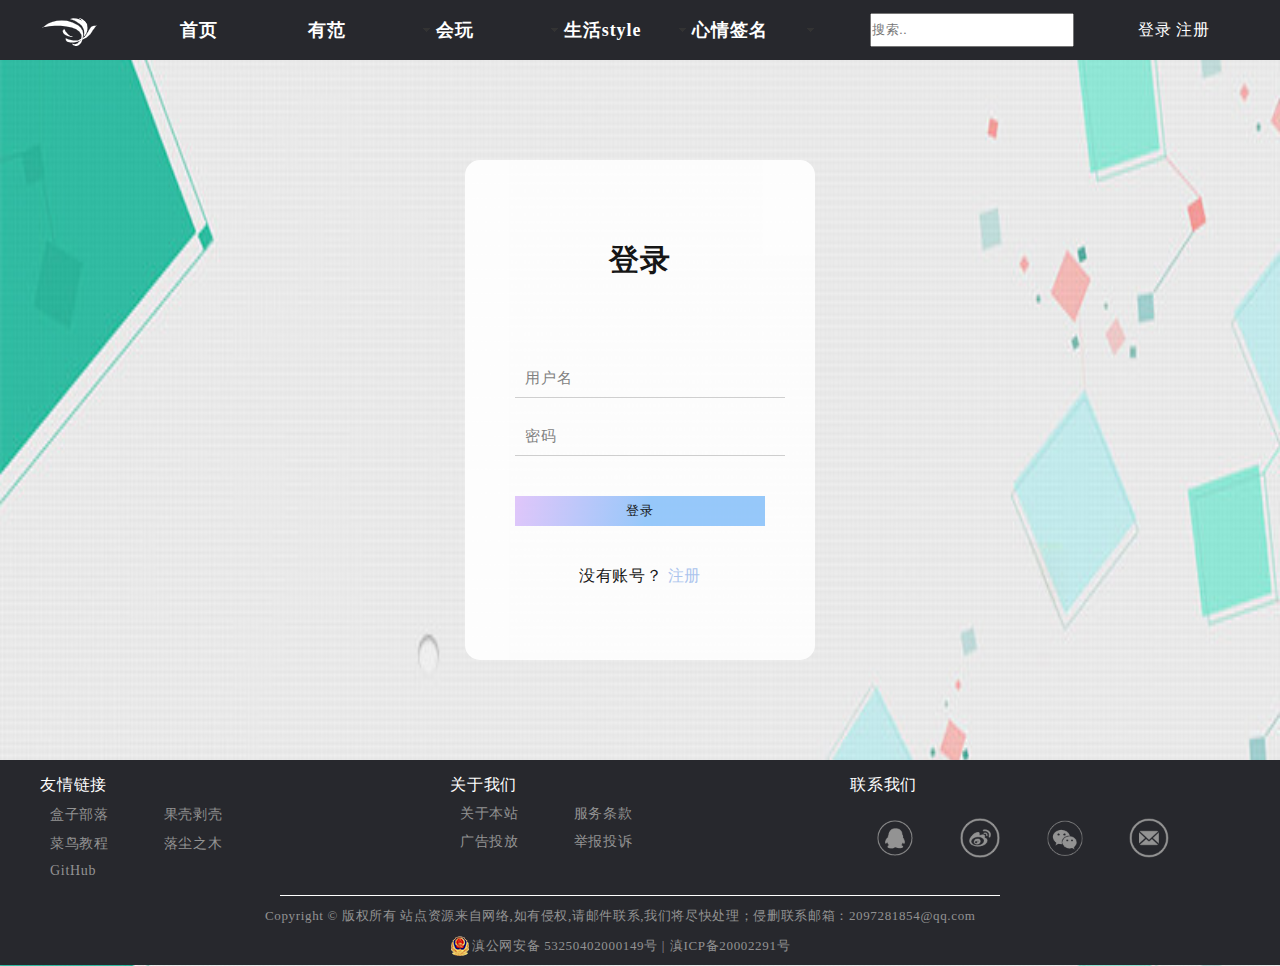
<file: login.html>
<!DOCTYPE html PUBLIC "-//W3C//DTD XHTML 1.0 Transitional//EN" "http://www.w3.org/TR/xhtml1/DTD/xhtml1-transitional.dtd">
<html xmlns="http://www.w3.org/1999/xhtml">
<head>
<meta http-equiv="Content-Type" content="text/html; charset=utf-8" />
<title>login</title>
<link href="css/login.css" rel="stylesheet" type="text/css" />
<link href="SpryAssets/SpryMenuBarHorizontal.css" rel="stylesheet" type="text/css" />
<script src="SpryAssets/SpryMenuBar.js" type="text/javascript"></script>
<script type="text/javascript" src="js/carousel.js"></script>
</head>

<body>
	<div id="container">

        <div id="header">
            <div id="hbar">
                <div id="logo">
                    <img src="images/logo.png">
                </div>
                <div id="horizontalbar">
                  <ul id="MenuBar1" class="MenuBarHorizontal">
                      <li><a href="index.html">首页</a></li>
                      <li><a class="MenuBarItemSubmenu" href="fan.html">有范</a>
                        <ul>
                          <li><a href="fan.html">编程开发</a></li>
                          <li><a href="fan.html">艺术设计</a></li>
                          <li><a href="fan.html">操作系统</a></li>
                          <li><a href="fan.html">影音制作</a></li>
                          <li><a href="fan.html">办公软件</a></li>
                        </ul>
                      </li>
                      <li><a class="MenuBarItemSubmenu" href="game.html">会玩</a>
                        <ul>
                            <li><a href="#">角色扮演</a></li>
                            <li><a href="#">动作射击</a></li>
                            <li><a href="#">惊悚恐怖</a></li>
                            <li><a href="#">模拟策略</a></li>
                            <li><a href="#">体育竞速</a></li>
                        </ul>
                      </li>
                      <li><a class="MenuBarItemSubmenu" href="life.html">生活style</a>
                        <ul>
                          <li><a href="#">音乐分享</a></li>
                          <li><a href="#">艺术摄影</a></li>
                          <li><a href="#">设计欣赏</a></li>
                        </ul>
                      </li>
                      <li><a class="MenuBarItemSubmenu" href="mood.html">心情签名</a>
                        <ul>
                          <li><a href="#">晴天</a></li>
                          <li><a href="#">阴天</a></li>
                          <li><a href="#">雨天</a></li>
                        </ul>
                      </li>
                  </ul>
                </div>
                <div id="search">
                    <form>
                        <input type="text" name="search" placeholder="搜索.." class="searchinput">
                    </form>
                </div>
                <div id="link">
                    <a href="login.html">登录</a>
                    <a href="registered.html">注册</a>
                </div>
            </div>
        </div>


        <div id="main">
            <div id="login-wrapper">
                <div id="header01">登录</div>
                <div id="form-wrapper">
                    <form>
                        <input type="text" name="username" placeholder="用户名" class="input-item">
                        <input type="password" name="password" placeholder="密码" class="input-item">
                        <div class="btn">
                            <input type="submit" value="登录" class="btnlogin">
                        </div>
                    </form>
                </div>
                <div class="registered">
                    没有账号？ <a href="registered.html">注册</a>
                </div>
            </div>
        </div>


        <div id="footer">
        	<div id="footerinfo">
                <footer class="s-footer">
                    <div class="other">
                        <div class="links">
                            <div class="links-title">友情链接</div>
                            <div class="links-main">
                                <p>
                                    <a href="#">盒子部落</a>
                                    <a href="#">果壳剥壳</a>
                                </p>
                                <p>
                                    <a href="#">菜鸟教程</a>
                                    <a href="#">落尘之木</a>
                                </p>
                                <p>
                                    <a href="#">GitHub</a>
                                </p>
                            </div>
                        </div>
                        <div class="about">
                            <div class="about-title">关于我们</div>
                            <div class="about-main">
                                <p>
                                    <a href="#">关于本站</a>
                                    <a href="#">服务条款</a>
                                </p>
                                <p>
                                    <a href="#">广告投放</a>
                                    <a href="#">举报投诉</a>
                                </p>
                            </div>
                        </div>
                        <dic class="contact">
                            <div class="contact-title">
                                联系我们
                            </div>
                            <div class="contact-main">
                                <a href="#">
                                    <img src="images/qq.png">
                                </a>
                                <a href="#">
                                    <img src="images/微博.png">
                                </a>
                                <a href="#">
                                    <img src="images/微信.png">
                                </a>
                                <a href="#">
                                    <img src="images/邮箱.png">
                                </a>
                            </div>
                        </dic>
                    </div>
                    <div id="hfgh"></div>
                    <div class="copyright">
                        <span>Copyright © 版权所有</span>
                        <span>站点资源来自网络,如有侵权,请邮件联系,我们将尽快处理；侵删联系邮箱：2097281854@qq.com</span>
                    </div>
                    <div class="beian">
                        <span>
                            <a href="#" style="display:inline-block;text-decoration:none;height:20px;line-height:20px; font-size: 13px; color: #939393; background-image: url(images/备案图标.png); background-repeat: no-repeat; padding-left: 22px;">滇公网安备 53250402000149号 |</a>
                        </span>
                        <span>
                            <a href="#" style="display:inline-block;text-decoration:none;height:20px;line-height:20px; font-size: 13px; color: #939393;">滇ICP备20002291号</a>
                        </span>
                    </div>
                </footer>
            </div>
        </div>

    </div>
    <script type="text/javascript">
        var MenuBar1 = new Spry.Widget.MenuBar("MenuBar1", {imgDown:"SpryAssets/SpryMenuBarDownHover.gif", imgRight:"SpryAssets/SpryMenuBarRightHover.gif"});
    </script>
</body>
</html>
</file>
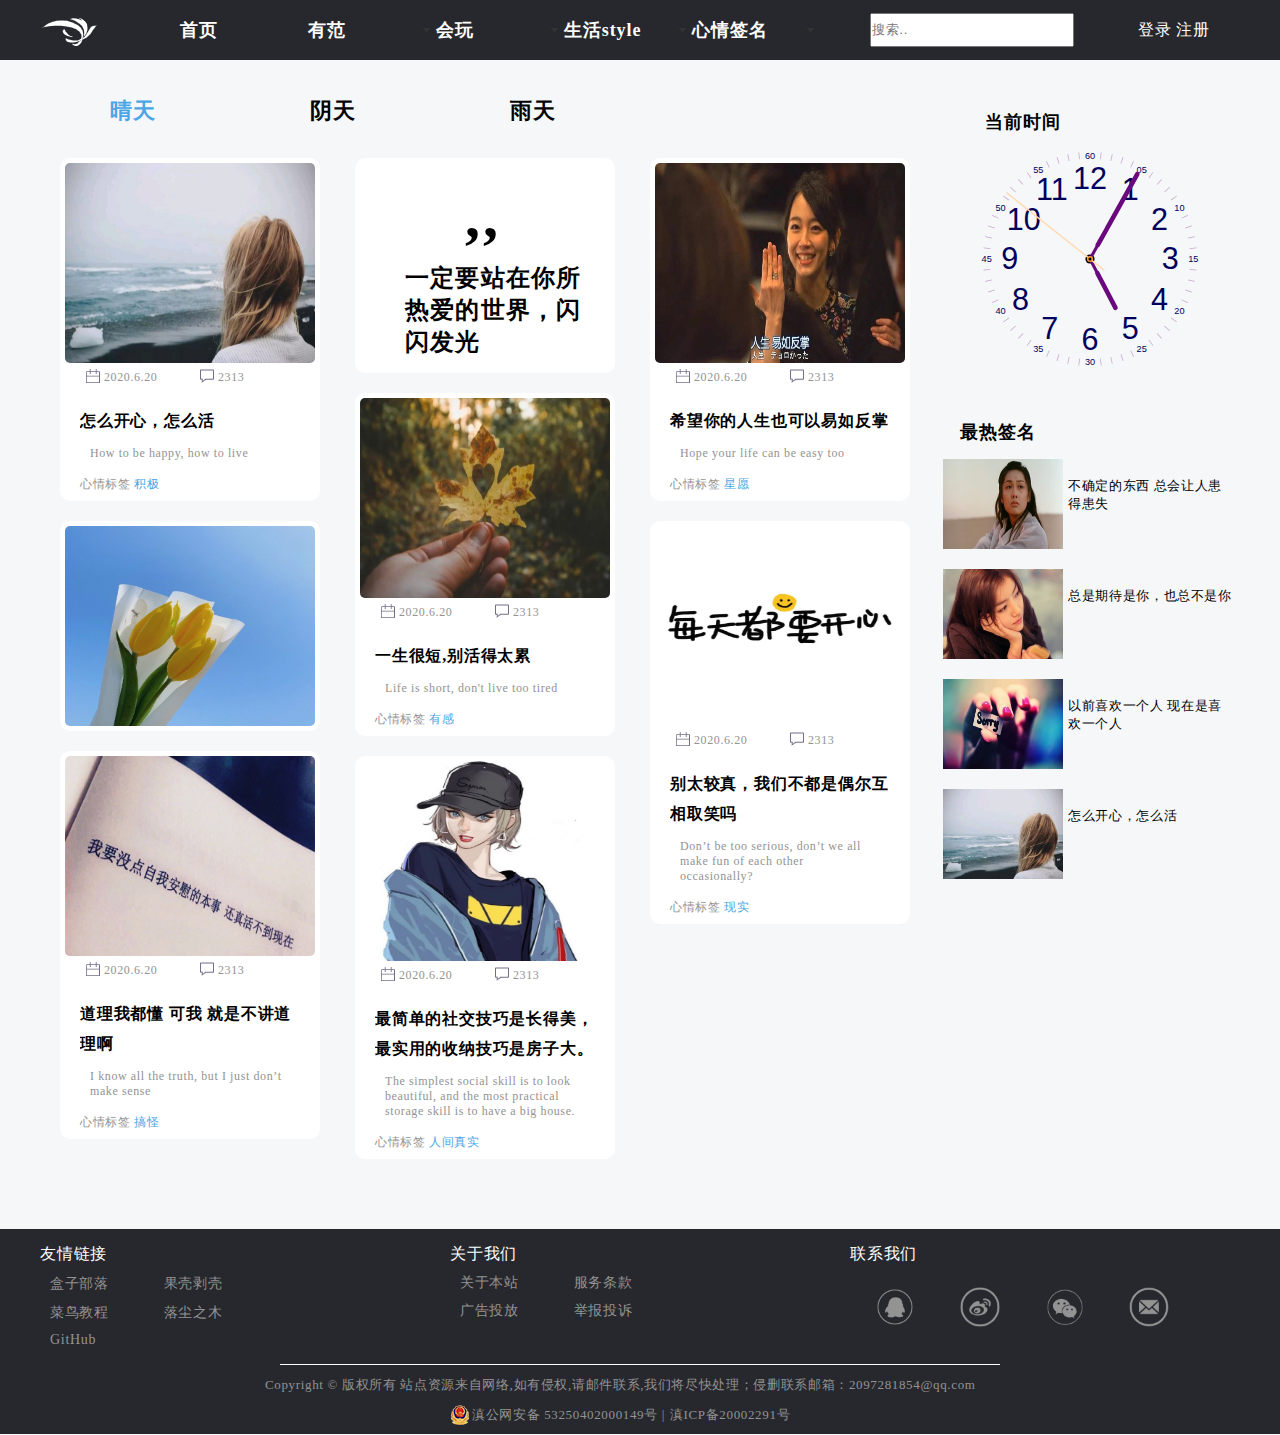
<file: mood.html>
<!DOCTYPE html
    PUBLIC "-//W3C//DTD XHTML 1.0 Transitional//EN" "http://www.w3.org/TR/xhtml1/DTD/xhtml1-transitional.dtd">
<html xmlns="http://www.w3.org/1999/xhtml">

<head>
    <meta http-equiv="Content-Type" content="text/html; charset=utf-8" />
    <title>mood</title>
    <link href="css/mood.css" rel="stylesheet" type="text/css" />
    <link href="SpryAssets/SpryMenuBarHorizontal.css" rel="stylesheet" type="text/css" />
    <link href="SpryAssets/SpryTabbedPanels.css" rel="stylesheet" type="text/css" />
    <script src="SpryAssets/SpryMenuBar.js" type="text/javascript"></script>
    <script src="SpryAssets/SpryTabbedPanels.js" type="text/javascript"></script>
</head>

<body>
    <div id="container">
        <div id="header">
            <div id="hbar">
                <div id="logo">
                    <img src="images/logo.png">
                </div>
                <div id="horizontalbar">
                    <ul id="MenuBar1" class="MenuBarHorizontal">
                        <li><a href="index.html">首页</a></li>
                        <li><a class="MenuBarItemSubmenu" href="fan.html">有范</a>
                            <ul>
                                <li><a href="#">编程开发</a></li>
                                <li><a href="#">艺术设计</a></li>
                                <li><a href="#">操作系统</a></li>
                                <li><a href="#">影音制作</a></li>
                                <li><a href="#">办公软件</a></li>
                            </ul>
                        </li>
                        <li><a class="MenuBarItemSubmenu" href="game.html">会玩</a>
                            <ul>
                                <li><a href="#">角色扮演</a></li>
                                <li><a href="#">动作射击</a></li>
                                <li><a href="#">大型多人在线</a></li>
                                <li><a href="#">模拟策略</a></li>
                                <li><a href="#">体育竞速</a></li>
                            </ul>
                        </li>
                        <li><a class="MenuBarItemSubmenu" href="life.html">生活style</a>
                            <ul>
                                <li><a href="#">音乐分享</a></li>
                                <li><a href="#">艺术摄影</a></li>
                                <li><a href="#">设计欣赏</a></li>
                            </ul>
                        </li>
                        <li><a class="MenuBarItemSubmenu" href="#">心情签名</a>
                            <ul>
                                <li><a href="#">晴天</a></li>
                                <li><a href="#">阴天</a></li>
                                <li><a href="#">雨天</a></li>
                            </ul>
                        </li>
                    </ul>
                </div>
                <div id="search">
                    <form>
                        <input type="text" name="search" placeholder="搜索.." class="searchinput">
                    </form>
                </div>
                <div id="link">
                    <a href="login.html">登录</a>
                    <a href="registered.html">注册</a>
                </div>
            </div>
        </div>
        <div id="main">
            <div id="left">
                <div id="TabbedPanels1" class="TabbedPanels">
                    <ul class="TabbedPanelsTabGroup">
                        <li class="TabbedPanelsTab" tabindex="0">晴天</li>
                        <li class="TabbedPanelsTab" tabindex="0">阴天</li>
                        <li class="TabbedPanelsTab" tabindex="0">雨天</li>
                    </ul>
                    <div class="TabbedPanelsContentGroup">


                        <div class="TabbedPanelsContent">                          
                            <div class="moodbox">
                                <div class="moodbox-main">
                                    <div class="row">
                                        <div class="images">
                                            <a href="moodmain.html">
                                                <img src="images/zmkx.jpg">
                                            </a>
                                        </div>
                                        <div class="date">
                                            <a href="#" class="day">2020.6.20</a>
                                            <a href="#" class="comment">2313</a>
                                        </div>
                                        <div class="moodmain">
                                            <div class="moodmain-title">怎么开心，怎么活</div>
                                            <div class="moodmain-main">
                                                How to be happy, how to live
                                            </div>
                                        </div>
                                        <div class="moodmain-from">心情标签
                                            <a href="#">积极</a>
                                        </div>
                                    </div>
                                    <div class="row">
                                        <div class="images">
                                            <img src="images/5595163592487.jpg">
                                        </div>
                                        <!-- <div class="date">
                                            <a href="#" class="day">2020.6.20</a>
                                            <a href="#" class="comment">2313</a>
                                        </div>
                                        <div class="moodmain">
                                            <div class="moodmain-title">一生很短,让一切顺其自然</div>
                                            <div class="moodmain-main">
                                                Lorem ipsum Sed eiusmod esse aliqua sed incididunt aliqua incididunt mollit id et sit proident dolor nulla sed commodo est ad minim elit...
                                            </div>
                                        </div>
                                        <div class="moodmain-from">心情标签
                                            <a href="#">心情发</a>
                                        </div> -->
                                    </div>
                                    <div class="row">
                                        <div class="images">
                                            <img src="images/1595163552381.jpg">
                                        </div>
                                        <div class="date">
                                            <a href="#" class="day">2020.6.20</a>
                                            <a href="#" class="comment">2313</a>
                                        </div>
                                        <div class="moodmain">
                                            <div class="moodmain-title">道理我都懂 可我 就是不讲道理啊</div>
                                            <div class="moodmain-main">
                                                I know all the truth, but I just don’t make sense
                                            </div>
                                        </div>
                                        <div class="moodmain-from">心情标签
                                            <a href="#">搞怪</a>
                                        </div>
                                    </div>
                                </div>
                                <div class="moodbox-main">
                                    <div class="row">
                                        <!-- <div class="images">
                                            <img src="images/1595163552381.jpg">
                                        </div>
                                        <div class="date">
                                            <a href="#" class="day">2020.6.20</a>
                                            <a href="#" class="comment">2313</a>
                                        </div> -->
                                        <div class="moodmain">
                                            <!-- <div class="moodmain-title">
                                                <h3 style="font-size: 23px; margin-left: 100px;">,,</h3>
                                            </div> -->
                                            <div class="moodmain-main">
                                                <h1 style="color: #000; font-size: 60px; margin-left: 80px; margin-bottom: 10px;">,,</h1>
                                                <h4 style="color: #000; font-size: 24px; margin-left: 20px;">一定要站在你所热爱的世界，闪闪发光</h4>
                                            </div>
                                        </div>
                                        <!-- <div class="moodmain-from">心情标签
                                            <a href="#">心情发</a>
                                        </div> -->
                                    </div>
                                    <div class="row">
                                        <div class="images">
                                            <img src="images/12315643.jpg">
                                        </div>
                                        <div class="date">
                                            <a href="#" class="day">2020.6.20</a>
                                            <a href="#" class="comment">2313</a>
                                        </div>
                                        <div class="moodmain">
                                            <div class="moodmain-title">一生很短,别活得太累</div>
                                            <div class="moodmain-main">
                                                Life is short, don't live too tired
                                            </div>
                                        </div>
                                        <div class="moodmain-from">心情标签
                                            <a href="#">有感</a>
                                        </div>
                                    </div>
                                    <div class="row">
                                        <div class="images">
                                            <img src="images/1595147434274.jpg">
                                        </div>
                                        <div class="date">
                                            <a href="#" class="day">2020.6.20</a>
                                            <a href="#" class="comment">2313</a>
                                        </div>
                                        <div class="moodmain">
                                            <div class="moodmain-title">最简单的社交技巧是长得美，最实用的收纳技巧是房子大。</div>
                                            <div class="moodmain-main">
                                                The simplest social skill is to look beautiful, and the most practical storage skill is to have a big house.
                                            </div>
                                        </div>
                                        <div class="moodmain-from">心情标签
                                            <a href="#">人间真实</a>
                                        </div>
                                    </div>
                                </div>
                                <div class="moodbox-main">
                                    <div class="row">
                                        <div class="images">
                                            <img src="images/1595934405916.jpg">
                                        </div>
                                        <div class="date">
                                            <a href="#" class="day">2020.6.20</a>
                                            <a href="#" class="comment">2313</a>
                                        </div>
                                        <div class="moodmain">
                                            <div class="moodmain-title">希望你的人生也可以易如反掌</div>
                                            <div class="moodmain-main">
                                                Hope your life can be easy too
                                            </div>
                                        </div>
                                        <div class="moodmain-from">心情标签
                                            <a href="#">星愿</a>
                                        </div>
                                    </div>
                                    <div class="row">
                                        <div class="images">
                                            <img src="images/1595934202151.jpg">
                                        </div>
                                        <div class="date">
                                            <a href="#" class="day">2020.6.20</a>
                                            <a href="#" class="comment">2313</a>
                                        </div>
                                        <div class="moodmain">
                                            <div class="moodmain-title">别太较真，我们不都是偶尔互相取笑吗</div>
                                            <div class="moodmain-main">
                                                Don’t be too serious, don’t we all make fun of each other occasionally?
                                            </div>
                                        </div>
                                        <div class="moodmain-from">心情标签
                                            <a href="#">现实</a>
                                        </div>
                                    </div>
                                </div>
                            </div>
                        </div>

                        


                        <div class="TabbedPanelsContent">
                            <div class="moodbox">
                                <div class="moodbox-main">
                                    <div class="row">
                                        <div class="images">
                                            <img src="images/1595936363341.jpg">
                                        </div>
                                        <div class="date">
                                            <a href="#" class="day">2020.6.20</a>
                                            <a href="#" class="comment">2313</a>
                                        </div>
                                        <div class="moodmain">
                                            <div class="moodmain-title">关于过去，告一段落。关于我，尽情期待</div>
                                            <div class="moodmain-main">
                                                With regard to the past, it is over. About me, look forward to it
                                            </div>
                                        </div>
                                        <div class="moodmain-from">心情标签
                                            <a href="#">多云转晴</a>
                                        </div>
                                    </div>
                                    <div class="row">
                                        <div class="images">
                                            <img src="images/1595163408284.jpg">
                                        </div>
                                        <!-- <div class="date">
                                            <a href="#" class="day">2020.6.20</a>
                                            <a href="#" class="comment">2313</a>
                                        </div>
                                        <div class="moodmain">
                                            <div class="moodmain-title">一生很短,让一切顺其自然</div>
                                            <div class="moodmain-main">
                                                Lorem ipsum Sed eiusmod esse aliqua sed incididunt aliqua incididunt mollit id et sit proident dolor nulla sed commodo est ad minim elit...
                                            </div>
                                        </div>
                                        <div class="moodmain-from">心情标签
                                            <a href="#">心情发</a>
                                        </div> -->
                                    </div>
                                    <div class="row">
                                        <div class="images">
                                            <img src="images/1595935835656.jpg">
                                        </div>
                                        <div class="date">
                                            <a href="#" class="day">2020.6.20</a>
                                            <a href="#" class="comment">2313</a>
                                        </div>
                                        <div class="moodmain">
                                            <div class="moodmain-title">别说我变了，你拦得住时间吗</div>
                                            <div class="moodmain-main">
                                                Don't say I changed, can you stop the time
                                            </div>
                                        </div>
                                        <div class="moodmain-from">心情标签
                                            <a href="#">暗黑</a>
                                        </div>
                                    </div>
                                </div>
                                <div class="moodbox-main">
                                    <div class="row">
                                        <!-- <div class="images">
                                            <img src="images/1595163552381.jpg">
                                        </div>
                                        <div class="date">
                                            <a href="#" class="day">2020.6.20</a>
                                            <a href="#" class="comment">2313</a>
                                        </div> -->
                                        <div class="moodmain">
                                            <!-- <div class="moodmain-title">
                                                <h3 style="font-size: 23px; margin-left: 100px;">,,</h3>
                                            </div> -->
                                            <div class="moodmain-main">
                                                <h1 style="color: #000; font-size: 60px; margin-left: 80px; margin-bottom: 10px;">,,</h1>
                                                <h4 style="color: #000; font-size: 24px; margin-left: 20px;">伤心的时候，别听慢歌</h4>
                                            </div>
                                        </div>
                                        <!-- <div class="moodmain-from">心情标签
                                            <a href="#">心情发</a>
                                        </div> -->
                                    </div>
                                    <div class="row">
                                        <div class="images">
                                            <img src="images/1595936631282.jpg">
                                        </div>
                                        <div class="date">
                                            <a href="#" class="day">2020.6.20</a>
                                            <a href="#" class="comment">2313</a>
                                        </div>
                                        <div class="moodmain">
                                            <div class="moodmain-title">实不相瞒 还会想你 问题不大 还能克服</div>
                                            <div class="moodmain-main">
                                                If you don’t lie to me, I still think about you. The problem is not big and I can overcome it.
                                            </div>
                                        </div>
                                        <div class="moodmain-from">心情标签
                                            <a href="#">情感</a>
                                        </div>
                                    </div>
                                    <div class="row">
                                        <div class="images">
                                            <img src="images/1595936970882.jpg">
                                        </div>
                                        <div class="date">
                                            <a href="#" class="day">2020.6.20</a>
                                            <a href="#" class="comment">2313</a>
                                        </div>
                                        <div class="moodmain">
                                            <div class="moodmain-title">我哪懂什么坚强，全靠死撑</div>
                                            <div class="moodmain-main">
                                                I don’t know how to be strong.
                                            </div>
                                        </div>
                                        <div class="moodmain-from">心情标签
                                            <a href="#">情感</a>
                                        </div>
                                    </div>
                                </div>
                                <div class="moodbox-main">
                                    <div class="row">
                                        <div class="images">
                                            <img src="images/1595937189141.jpg">
                                        </div>
                                        <div class="date">
                                            <a href="#" class="day">2020.6.20</a>
                                            <a href="#" class="comment">2313</a>
                                        </div>
                                        <div class="moodmain">
                                            <div class="moodmain-title">总是期待是你，也总不是你</div>
                                            <div class="moodmain-main">
                                                Always expecting to be you, and always not you
                                            </div>
                                        </div>
                                        <div class="moodmain-from">心情标签
                                            <a href="#">情感</a>
                                        </div>
                                    </div>
                                    <div class="row">
                                        <div class="images">
                                            <img src="images/1595937442541.jpg">
                                        </div>
                                        <div class="date">
                                            <a href="#" class="day">2020.6.20</a>
                                            <a href="#" class="comment">2313</a>
                                        </div>
                                        <div class="moodmain">
                                            <div class="moodmain-title">究竟什么样终点，才配得上这一路的颠沛流离</div>
                                            <div class="moodmain-main">
                                                What kind of end point is worthy of the drift of this road?
                                            </div>
                                        </div>
                                        <div class="moodmain-from">心情标签
                                            <a href="#">迷茫</a>
                                        </div>
                                    </div>
                                </div>
                            </div>
                        </div>



                        <div class="TabbedPanelsContent">
                            <div class="moodbox">
                                <div class="moodbox-main">
                                    <div class="row">
                                        <div class="images">
                                            <img src="images/1595938201621.jpg">
                                        </div>
                                        <div class="date">
                                            <a href="#" class="day">2020.6.20</a>
                                            <a href="#" class="comment">2313</a>
                                        </div>
                                        <div class="moodmain">
                                            <div class="moodmain-title">在所有汉字里，“从前”是最伤人的字眼</div>
                                            <div class="moodmain-main">
                                                Among all Chinese characters, "once" is the most hurtful word
                                            </div>
                                        </div>
                                        <div class="moodmain-from">心情标签
                                            <a href="#">怀旧</a>
                                        </div>
                                    </div>
                                    <div class="row">
                                        <div class="images">
                                            <img src="images/1595145630169.jpg">
                                        </div>
                                        <!-- <div class="date">
                                            <a href="#" class="day">2020.6.20</a>
                                            <a href="#" class="comment">2313</a>
                                        </div>
                                        <div class="moodmain">
                                            <div class="moodmain-title">一生很短,让一切顺其自然</div>
                                            <div class="moodmain-main">
                                                Lorem ipsum Sed eiusmod esse aliqua sed incididunt aliqua incididunt mollit id et sit proident dolor nulla sed commodo est ad minim elit...
                                            </div>
                                        </div>
                                        <div class="moodmain-from">心情标签
                                            <a href="#">心情发</a>
                                        </div> -->
                                    </div>
                                </div>
                                <div class="moodbox-main">
                                    <div class="row">
                                        <!-- <div class="images">
                                            <img src="images/1595163552381.jpg">
                                        </div>
                                        <div class="date">
                                            <a href="#" class="day">2020.6.20</a>
                                            <a href="#" class="comment">2313</a>
                                        </div> -->
                                        <div class="moodmain">
                                            <!-- <div class="moodmain-title">
                                                <h3 style="font-size: 23px; margin-left: 100px;">,,</h3>
                                            </div> -->
                                            <div class="moodmain-main">
                                                <h1 style="color: #000; font-size: 60px; margin-left: 80px; margin-bottom: 10px;">,,</h1>
                                                <h4 style="color: #000; font-size: 24px; margin-left: 20px;">不需要建议和认可，喜欢就值得</h4>
                                            </div>
                                        </div>
                                        <!-- <div class="moodmain-from">心情标签
                                            <a href="#">心情发</a>
                                        </div> -->
                                    </div>
                                    <div class="row">
                                        <div class="images">
                                            <img src="images/1595938311713.jpg">
                                        </div>
                                        <div class="date">
                                            <a href="#" class="day">2020.6.20</a>
                                            <a href="#" class="comment">2313</a>
                                        </div>
                                        <div class="moodmain">
                                            <div class="moodmain-title">不确定的东西 总会让人患得患失</div>
                                            <div class="moodmain-main">
                                                Uncertain things always make people suffer from gains and losses
                                            </div>
                                        </div>
                                        <div class="moodmain-from">心情标签
                                            <a href="#">情感</a>
                                        </div>
                                    </div>
                                </div>
                                <div class="moodbox-main">
                                    <div class="row">
                                        <div class="images">
                                            <img src="images/1595941749586.jpg">
                                        </div>
                                        <div class="date">
                                            <a href="#" class="day">2020.6.20</a>
                                            <a href="#" class="comment">2313</a>
                                        </div>
                                        <div class="moodmain">
                                            <div class="moodmain-title">以前喜欢一个人 现在是喜欢一个人</div>
                                            <div class="moodmain-main">
                                                I like someone before now I like someone
                                            </div>
                                        </div>
                                        <div class="moodmain-from">心情标签
                                            <a href="#">放下</a>
                                        </div>
                                    </div>
                                    <div class="row">
                                        <div class="images">
                                            <img src="images/1595941505733.jpg">
                                        </div>
                                        <div class="date">
                                            <a href="#" class="day">2020.6.20</a>
                                            <a href="#" class="comment">2313</a>
                                        </div>
                                        <div class="moodmain">
                                            <div class="moodmain-title">逃来逃去还是逃回原地</div>
                                            <div class="moodmain-main">
                                                Fleeing or fleeing back to the original place
                                            </div>
                                        </div>
                                        <div class="moodmain-from">心情标签
                                            <a href="#">情感</a>
                                        </div>
                                    </div>
                                </div>
                            </div>
                        </div>                       
                    </div>
                </div>
            </div>


            <div id="right">
                <div class="clock-box">
                    <h4 style="color: #000; font-size: 18px; margin-left: 20px;">当前时间</h4>
                    <div style="text-align:center;clear:both;">
                    </div>
                    <iframe frameborder="0" src="clock.html" width="250px" height="250px" scrolling="no"></iframe>
                </div>
                <div id="fgh"></div>
                <div class="mood">
                    <h4>最热签名</h4>
                    <div class="mood-div">
                        <a href="#">
                            <img src="images/1595938311713.jpg">
                        </a>
                        <div class="mood-main">
                            <a href="#">
                                <p>不确定的东西 总会让人患得患失</p>
                            </a>
                        </div>
                    </div>
                    <div class="mood-div">
                        <a href="#">
                            <img src="images/1595937189141.jpg">
                        </a>
                        <div class="mood-main">
                            <a href="#">
                                <p>总是期待是你，也总不是你</p>
                            </a>
                        </div>
                    </div>
                    <div class="mood-div">
                        <a href="#">
                            <img src="images/1595941749586.jpg">
                        </a>
                        <div class="mood-main">
                            <a href="music.html">
                                <p>以前喜欢一个人 现在是喜欢一个人</p>
                            </a>
                        </div>
                    </div>
                    <div class="mood-div">
                        <a href="moodmain.html">
                            <img src="images/zmkx.jpg">
                        </a>
                        <div class="mood-main">
                            <a href="moodmain.html">
                                <p>怎么开心，怎么活</p>
                            </a>
                        </div>
                    </div>
                </div>
            </div>
        </div>
        <!-- #BeginLibraryItem "/Library/footer.lbi" -->
        <style>
            #hfgh {
                width: 60%;
                height: 0.5px;
                background-color: #FFF;
                margin-top: 20px;
                margin-left: auto;
                margin-right: auto;
            }

            #footer {
                width: 100%;
                height: 200px;
                padding-top: 5px;
                background-color: #27282d;
            }

            #footer #footerinfo {
                height: 200px;
                width: 1200px;
                margin-right: auto;
                margin-left: auto;
            }

            #footer #footerinfo .s-footer {
                height: 200px;
                width: 1200px;
            }

            #footer #footerinfo .s-footer .other {
                width: 1200px;
                height: 110px;
            }

            #footer #footerinfo .s-footer .other .links {
                width: 400px;
                height: 110px;
                margin-right: 10px;
                float: left;
            }

            #footer #footerinfo .s-footer .other .links .links-title {
                width: 400px;
                height: 20px;
                color: #FFF;
                font-family: "宋体";
                font-size: 16px;
                margin-top: 5px;
                margin-bottom: 3px;
                padding-top: 5px;
            }

            #footer #footerinfo .s-footer .other .links .links-main {
                width: 400px;
                height: 75px;
            }

            #footer #footerinfo .s-footer .other .links .links-main p {
                margin-top: 10px;
            }

            #footer #footerinfo .s-footer .other .links .links-main p a {
                color: #939393;
                font-family: 楷体;
                font-size: 14px;
                margin-left: 10px;
                margin-right: 40px;
                text-decoration: none;
            }

            #footer #footerinfo .s-footer .other .links .links-main p a:hover {
                color: #FFF;
                font-family: 楷体;
                font-size: 14px;
                margin-left: 10px;
                margin-right: 40px;
                text-decoration: none;
            }

            #footer #footerinfo .s-footer .other .about {
                width: 390px;
                height: 110px;
                margin-right: 10px;
                float: left;
            }

            #footer #footerinfo .s-footer .other .about .about-title {
                width: 390px;
                height: 20px;
                color: #FFF;
                font-family: "宋体";
                font-size: 16px;
                margin-top: 5px;
                margin-bottom: 3px;
                padding-top: 5px;
            }

            #footer #footerinfo .s-footer .other .about .about-main {
                width: 390px;
                height: 70px;
                padding-top: 2px;
            }

            #footer #footerinfo .s-footer .other .about .about-main p {
                margin-top: 4px;
                padding-bottom: 5px;
            }

            #footer #footerinfo .s-footer .other .about .about-main p a {
                color: #939393;
                font-family: 楷体;
                font-size: 14px;
                margin-left: 10px;
                margin-right: 40px;
                text-decoration: none;
            }

            #footer #footerinfo .s-footer .other .about .about-main p a:hover {
                color: #FFF;
                font-family: 楷体;
                font-size: 14px;
                margin-left: 10px;
                margin-right: 40px;
                text-decoration: none;
            }

            #footer #footerinfo .s-footer .other .contact {
                width: 390px;
                height: 110px;
                float: right;
            }

            #footer #footerinfo .s-footer .other .contact .contact-title {
                width: 390px;
                height: 20px;
                color: #FFF;
                font-family: "宋体";
                font-size: 16px;
                margin-top: 5px;
                margin-bottom: 3px;
                padding-top: 5px;
            }

            #footer #footerinfo .s-footer .other .contact .contact-main {
                width: 380px;
                height: 65px;
                padding-top: 10px;
                padding-left: 5px;
            }

            #footer #footerinfo .s-footer .other .contact .contact-main a {
                text-decoration: none;
            }

            #footer #footerinfo .s-footer .other .contact .contact-main img {
                width: 40px;
                height: 40px;
                margin-top: 10px;
                margin-left: 20px;
                margin-right: 20px;
                transition: all 0.6s;
            }

            #footer #footerinfo .s-footer .other .contact .contact-main img:hover {
                transform: scale(1.2);
            }

            #footer #footerinfo .s-footer .copyright {
                width: 750px;
                height: 30px;
                line-height: 30px;
                color: #939393;
                font-size: 13px;
                margin-left: auto;
                margin-right: auto;
                margin-top: 5px;
            }

            #footer #footerinfo .s-footer .beian {
                height: 30px;
                width: 380px;
                margin-left: auto;
                margin-right: auto;
                margin-top: 5px;
            }
        </style>
        <div id="footer">
            <div id="footerinfo">
                <footer class="s-footer">
                    <div class="other">
                        <div class="links">
                            <div class="links-title">友情链接</div>
                            <div class="links-main">
                                <p> <a href="#">盒子部落</a> <a href="#">果壳剥壳</a> </p>
                                <p> <a href="#">菜鸟教程</a> <a href="#">落尘之木</a> </p>
                                <p> <a href="#">GitHub</a> </p>
                            </div>
                        </div>
                        <div class="about">
                            <div class="about-title">关于我们</div>
                            <div class="about-main">
                                <p> <a href="#">关于本站</a> <a href="#">服务条款</a> </p>
                                <p> <a href="#">广告投放</a> <a href="#">举报投诉</a> </p>
                            </div>
                        </div>
                        <dic class="contact">
                            <div class="contact-title"> 联系我们 </div>
                            <div class="contact-main"> <a href="#"> <img src="images/qq.png"> </a> <a href="#"> <img
                                        src="images/微博.png"> </a> <a href="#"> <img src="images/微信.png"> </a> <a
                                    href="#"> <img src="images/邮箱.png"> </a> </div>
                        </dic>
                    </div>
                    <div id="hfgh"></div>
                    <div class="copyright"> <span>Copyright © 版权所有</span>
                        <span>站点资源来自网络,如有侵权,请邮件联系,我们将尽快处理；侵删联系邮箱：2097281854@qq.com</span> </div>
                    <div class="beian"> <span> <a href="#"
                                style="display:inline-block;text-decoration:none;height:20px;line-height:20px; font-size: 13px; color: #939393; background-image: url(images/备案图标.png); background-repeat: no-repeat; padding-left: 22px;">滇公网安备
                                53250402000149号 |</a> </span> <span> <a href="#"
                                style="display:inline-block;text-decoration:none;height:20px;line-height:20px; font-size: 13px; color: #939393;">滇ICP备20002291号</a>
                        </span> </div>
                </footer>
            </div>
        </div>
        <!-- #EndLibraryItem -->
    </div>
    <script type="text/javascript">
        var MenuBar1 = new Spry.Widget.MenuBar("MenuBar1", { imgDown: "SpryAssets/SpryMenuBarDownHover.gif", imgRight: "SpryAssets/SpryMenuBarRightHover.gif" });
        var TabbedPanels1 = new Spry.Widget.TabbedPanels("TabbedPanels1");
    </script>
</body>

</html>
</file>
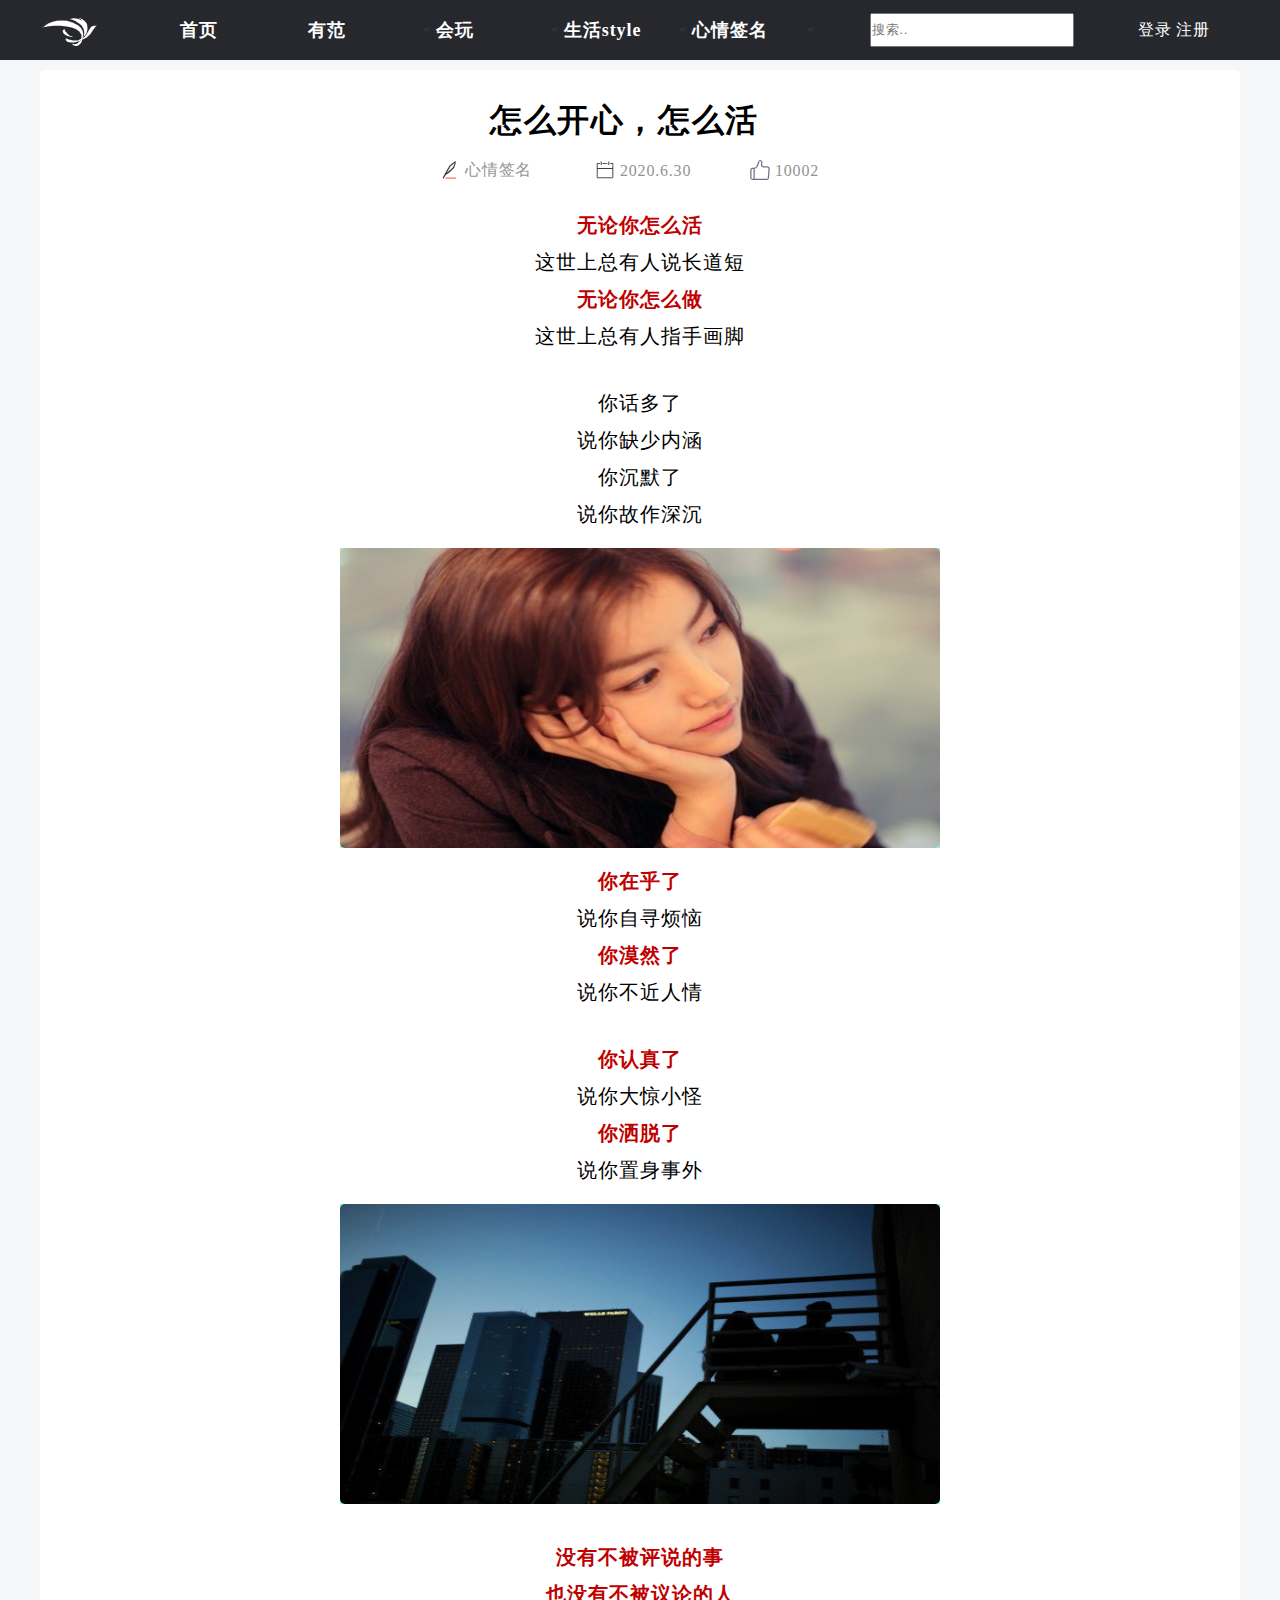
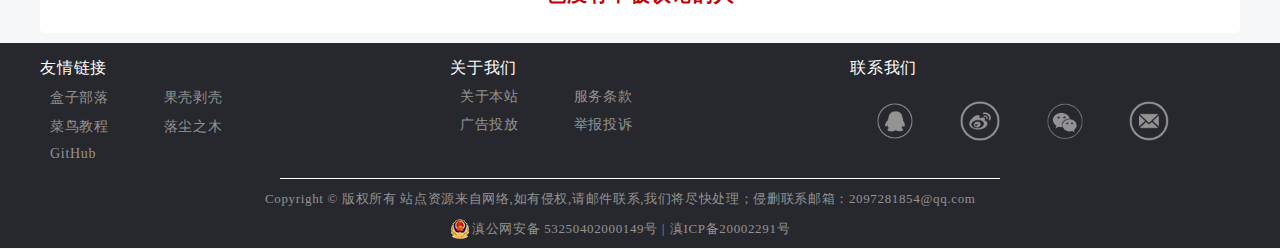
<file: moodmain.html>
<!DOCTYPE html
    PUBLIC "-//W3C//DTD XHTML 1.0 Transitional//EN" "http://www.w3.org/TR/xhtml1/DTD/xhtml1-transitional.dtd">
<html xmlns="http://www.w3.org/1999/xhtml">

<head>
    <meta http-equiv="Content-Type" content="text/html; charset=utf-8" />
    <title>moodmain</title>
    <link href="css/moodmain.css" rel="stylesheet" type="text/css" />
    <link href="SpryAssets/SpryMenuBarHorizontal.css" rel="stylesheet" type="text/css" />
    <script src="SpryAssets/SpryMenuBar.js" type="text/javascript"></script>
</head>

<body>
    <div id="container">
        <div id="header">
            <div id="hbar">
                <div id="logo">
                    <img src="images/logo.png">
                </div>
                <div id="horizontalbar">
                    <ul id="MenuBar1" class="MenuBarHorizontal">
                        <li><a href="index.html">首页</a></li>
                        <li><a class="MenuBarItemSubmenu" href="fan.html">有范</a>
                            <ul>
                                <li><a href="#">编程开发</a></li>
                                <li><a href="#">艺术设计</a></li>
                                <li><a href="#">操作系统</a></li>
                                <li><a href="#">影音制作</a></li>
                                <li><a href="#">办公软件</a></li>
                            </ul>
                        </li>
                        <li><a class="MenuBarItemSubmenu" href="game.html">会玩</a>
                            <ul>
                                <li><a href="#">角色扮演</a></li>
                                <li><a href="#">动作射击</a></li>
                                <li><a href="#">大型多人在线</a></li>
                                <li><a href="#">模拟策略</a></li>
                                <li><a href="#">体育竞速</a></li>
                            </ul>
                        </li>
                        <li><a class="MenuBarItemSubmenu" href="life.html">生活style</a>
                            <ul>
                                <li><a href="#">音乐分享</a></li>
                                <li><a href="#">艺术摄影</a></li>
                                <li><a href="#">设计欣赏</a></li>
                            </ul>
                        </li>
                        <li><a class="MenuBarItemSubmenu" href="mood.html">心情签名</a>
                            <ul>
                                <li><a href="#">晴天</a></li>
                                <li><a href="#">阴天</a></li>
                                <li><a href="#">雨天</a></li>
                            </ul>
                        </li>
                    </ul>
                </div>
                <div id="search">
                    <form>
                        <input type="text" name="search" placeholder="搜索.." class="searchinput">
                    </form>
                </div>
                <div id="link">
                    <a href="login.html">登录</a>
                    <a href="registered.html">注册</a>
                </div>
            </div>
        </div>


        <div id="main">
            <div class="title">
                <h1>怎么开心，怎么活</h1>
            </div>
            <div class="info">
                <a class="author" href="#">心情签名</a>
                <a class="date" href="#">2020.6.30</a>
                <a class="zan" href="#">10002</a>
            </div>
            <div class="allbox">
                <div class="wen">
                    <p align="center" style="color: rgb(192, 0, 0); font-weight: bold;">无论你怎么活</p>
                    <p align="center">这世上总有人说长道短</p>
                    <p align="center" style="color: rgb(192, 0, 0); font-weight: bold;">无论你怎么做</p>
                    <p align="center">这世上总有人指手画脚</p>
                </div>
                <div class="wen" style="margin-top: 40px;">
                    <p align="center">你话多了</p>
                    <p align="center">说你缺少内涵</p>
                    <p align="center">你沉默了</p>
                    <p align="center">说你故作深沉</p>
                </div>
                <div class="images">
                    <img src="images/1595937189141.jpg">
                </div>
                <div class="wen">
                    <p align="center" style="color: rgb(192, 0, 0); font-weight: bold;">你在乎了</p>
                    <p align="center">说你自寻烦恼</p>
                    <p align="center" style="color: rgb(192, 0, 0); font-weight: bold;">你漠然了</p>
                    <p align="center">说你不近人情</p>
                </div>
                <div class="wen" style="margin-top: 40px;">
                    <p align="center" style="color: rgb(192, 0, 0); font-weight: bold;">你认真了</p>
                    <p align="center">说你大惊小怪</p>
                    <p align="center" style="color: rgb(192, 0, 0); font-weight: bold;">你洒脱了</p>
                    <p align="center">说你置身事外</p>
                </div>
                <div class="images">
                    <img src="images/1595941505733.jpg">
                </div>
                <div class="wen" style="margin-top: 40px;">
                    <p align="center" style="color: rgb(192, 0, 0); font-weight: bold;">没有不被评说的事</p>
                    <p align="center" style="color: rgb(192, 0, 0); font-weight: bold;">也没有不被议论的人</p>
                </div>
            </div>
        </div>



        <!-- #BeginLibraryItem "/Library/footer.lbi" -->
        <style>
            #hfgh {
                width: 60%;
                height: 0.5px;
                background-color: #FFF;
                margin-top: 20px;
                margin-left: auto;
                margin-right: auto;
            }

            #footer {
                width: 100%;
                height: 200px;
                padding-top: 5px;
                background-color: #27282d;
            }

            #footer #footerinfo {
                height: 200px;
                width: 1200px;
                margin-right: auto;
                margin-left: auto;
            }

            #footer #footerinfo .s-footer {
                height: 200px;
                width: 1200px;
            }

            #footer #footerinfo .s-footer .other {
                width: 1200px;
                height: 110px;
            }

            #footer #footerinfo .s-footer .other .links {
                width: 400px;
                height: 110px;
                margin-right: 10px;
                float: left;
            }

            #footer #footerinfo .s-footer .other .links .links-title {
                width: 400px;
                height: 20px;
                color: #FFF;
                font-family: "宋体";
                font-size: 16px;
                margin-top: 5px;
                margin-bottom: 3px;
                padding-top: 5px;
            }

            #footer #footerinfo .s-footer .other .links .links-main {
                width: 400px;
                height: 75px;
            }

            #footer #footerinfo .s-footer .other .links .links-main p {
                margin-top: 10px;
            }

            #footer #footerinfo .s-footer .other .links .links-main p a {
                color: #939393;
                font-family: 楷体;
                font-size: 14px;
                margin-left: 10px;
                margin-right: 40px;
                text-decoration: none;
            }

            #footer #footerinfo .s-footer .other .links .links-main p a:hover {
                color: #FFF;
                font-family: 楷体;
                font-size: 14px;
                margin-left: 10px;
                margin-right: 40px;
                text-decoration: none;
            }

            #footer #footerinfo .s-footer .other .about {
                width: 390px;
                height: 110px;
                margin-right: 10px;
                float: left;
            }

            #footer #footerinfo .s-footer .other .about .about-title {
                width: 390px;
                height: 20px;
                color: #FFF;
                font-family: "宋体";
                font-size: 16px;
                margin-top: 5px;
                margin-bottom: 3px;
                padding-top: 5px;
            }

            #footer #footerinfo .s-footer .other .about .about-main {
                width: 390px;
                height: 70px;
                padding-top: 2px;
            }

            #footer #footerinfo .s-footer .other .about .about-main p {
                margin-top: 4px;
                padding-bottom: 5px;
            }

            #footer #footerinfo .s-footer .other .about .about-main p a {
                color: #939393;
                font-family: 楷体;
                font-size: 14px;
                margin-left: 10px;
                margin-right: 40px;
                text-decoration: none;
            }

            #footer #footerinfo .s-footer .other .about .about-main p a:hover {
                color: #FFF;
                font-family: 楷体;
                font-size: 14px;
                margin-left: 10px;
                margin-right: 40px;
                text-decoration: none;
            }

            #footer #footerinfo .s-footer .other .contact {
                width: 390px;
                height: 110px;
                float: right;
            }

            #footer #footerinfo .s-footer .other .contact .contact-title {
                width: 390px;
                height: 20px;
                color: #FFF;
                font-family: "宋体";
                font-size: 16px;
                margin-top: 5px;
                margin-bottom: 3px;
                padding-top: 5px;
            }

            #footer #footerinfo .s-footer .other .contact .contact-main {
                width: 380px;
                height: 65px;
                padding-top: 10px;
                padding-left: 5px;
            }

            #footer #footerinfo .s-footer .other .contact .contact-main a {
                text-decoration: none;
            }

            #footer #footerinfo .s-footer .other .contact .contact-main img {
                width: 40px;
                height: 40px;
                margin-top: 10px;
                margin-left: 20px;
                margin-right: 20px;
                transition: all 0.6s;
            }

            #footer #footerinfo .s-footer .other .contact .contact-main img:hover {
                transform: scale(1.2);
            }

            #footer #footerinfo .s-footer .copyright {
                width: 750px;
                height: 30px;
                line-height: 30px;
                color: #939393;
                font-size: 13px;
                margin-left: auto;
                margin-right: auto;
                margin-top: 5px;
            }

            #footer #footerinfo .s-footer .beian {
                height: 30px;
                width: 380px;
                margin-left: auto;
                margin-right: auto;
                margin-top: 5px;
            }
        </style>
        <div id="footer">
            <div id="footerinfo">
                <footer class="s-footer">
                    <div class="other">
                        <div class="links">
                            <div class="links-title">友情链接</div>
                            <div class="links-main">
                                <p> <a href="#">盒子部落</a> <a href="#">果壳剥壳</a> </p>
                                <p> <a href="#">菜鸟教程</a> <a href="#">落尘之木</a> </p>
                                <p> <a href="#">GitHub</a> </p>
                            </div>
                        </div>
                        <div class="about">
                            <div class="about-title">关于我们</div>
                            <div class="about-main">
                                <p> <a href="#">关于本站</a> <a href="#">服务条款</a> </p>
                                <p> <a href="#">广告投放</a> <a href="#">举报投诉</a> </p>
                            </div>
                        </div>
                        <dic class="contact">
                            <div class="contact-title"> 联系我们 </div>
                            <div class="contact-main"> <a href="#"> <img src="images/qq.png"> </a> <a href="#"> <img
                                        src="images/微博.png"> </a> <a href="#"> <img src="images/微信.png"> </a> <a
                                    href="#"> <img src="images/邮箱.png"> </a> </div>
                        </dic>
                    </div>
                    <div id="hfgh"></div>
                    <div class="copyright"> <span>Copyright © 版权所有</span>
                        <span>站点资源来自网络,如有侵权,请邮件联系,我们将尽快处理；侵删联系邮箱：2097281854@qq.com</span> </div>
                    <div class="beian"> <span> <a href="#"
                                style="display:inline-block;text-decoration:none;height:20px;line-height:20px; font-size: 13px; color: #939393; background-image: url(images/备案图标.png); background-repeat: no-repeat; padding-left: 22px;">滇公网安备
                                53250402000149号 |</a> </span> <span> <a href="#"
                                style="display:inline-block;text-decoration:none;height:20px;line-height:20px; font-size: 13px; color: #939393;">滇ICP备20002291号</a>
                        </span> </div>
                </footer>
            </div>
        </div>
        <!-- #EndLibraryItem -->
    </div>
    <script type="text/javascript">
        var MenuBar1 = new Spry.Widget.MenuBar("MenuBar1", { imgDown: "SpryAssets/SpryMenuBarDownHover.gif", imgRight: "SpryAssets/SpryMenuBarRightHover.gif" });
    </script>
</body>

</html>
</file>
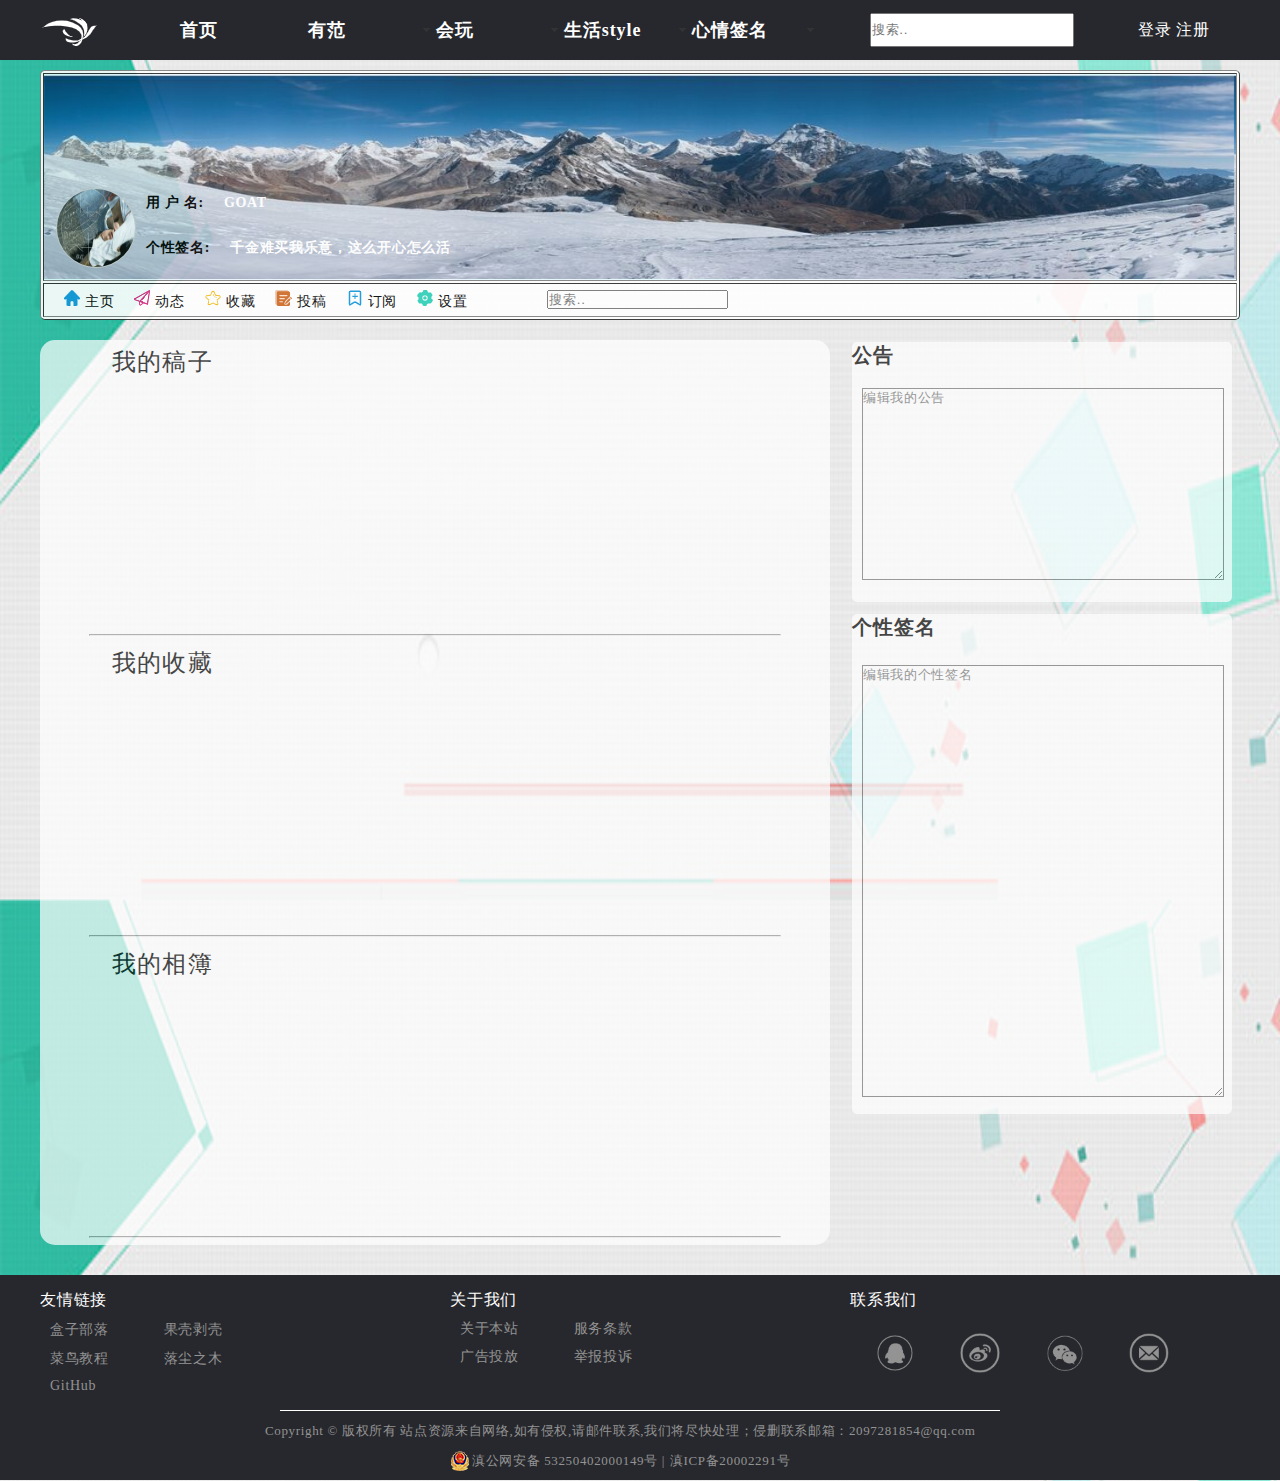
<file: personal.html>
<!DOCTYPE html PUBLIC "-//W3C//DTD XHTML 1.0 Transitional//EN" "http://www.w3.org/TR/xhtml1/DTD/xhtml1-transitional.dtd">
<html xmlns="http://www.w3.org/1999/xhtml">
<head>
<meta http-equiv="Content-Type" content="text/html; charset=utf-8" />
<title>personal</title>
<link href="css/personal.css" rel="stylesheet" type="text/css" />
<link href="SpryAssets/SpryMenuBarHorizontal.css" rel="stylesheet" type="text/css" />
<script src="SpryAssets/SpryMenuBar.js" type="text/javascript"></script>
<script type="text/javascript" src="js/carousel.js"></script>
</head>

<body>
    <div id="container">
        <div id="header">
            <div id="hbar">
                <div id="logo">
                    <img src="images/logo.png">
                </div>
                <div id="horizontalbar">
                  <ul id="MenuBar1" class="MenuBarHorizontal">
                      <li><a href="index.html">首页</a></li>
                      <li><a class="MenuBarItemSubmenu" href="fan.html">有范</a>
                        <ul>
                          <li><a href="#">编程开发</a></li>
                          <li><a href="#">艺术设计</a></li>
                          <li><a href="#">操作系统</a></li>
                          <li><a href="#">影音制作</a></li>
                          <li><a href="#">办公软件</a></li>
                        </ul>
                      </li>
                      <li><a class="MenuBarItemSubmenu" href="game.html">会玩</a>
                        <ul>
                            <li><a href="#">角色扮演</a></li>
                            <li><a href="#">动作射击</a></li>
                            <li><a href="#">大型多人在线</a></li>
                            <li><a href="#">模拟策略</a></li>
                            <li><a href="#">体育竞速</a></li>
                        </ul>
                      </li>
                      <li><a class="MenuBarItemSubmenu" href="life.html">生活style</a>
                        <ul>
                          <li><a href="#">音乐分享</a></li>
                          <li><a href="#">艺术摄影</a></li>
                          <li><a href="#">设计欣赏</a></li>
                        </ul>
                      </li>
                      <li><a class="MenuBarItemSubmenu" href="#">心情签名</a>
                        <ul>
                          <li><a href="#">晴天</a></li>
                          <li><a href="#">阴天</a></li>
                          <li><a href="#">雨天</a></li>
                        </ul>
                      </li>
                  </ul>
                </div>
                <div id="search">
                    <form>
                        <input type="text" name="search" placeholder="搜索.." class="searchinput">
                    </form>
                </div>
                <div id="link">
                    <a href="login.html">登录</a>
                    <a href="registered.html">注册</a>
                </div>
            </div>
        </div>
        <div id="fgh"></div>
        <div id="main">
            <!-- 表头 -->
            <table class="top" width="1200" height="250" border="1" align="center">
                <tr>
                    <td width="1200" height="200">
                        <table class="top-herder">
                            <tr>
                                <td width="1200" height="100"></td>
                            </tr>
                            <tr>
                                <td width="1200" height="100">
                                    <div class="port">
                                        <img src="images/小半.jpg">
                                        <div class="user">
                                            <div class="user-id">
                                                <p>用  户  名:</p>
                                                <a href="#">GOAT</a>
                                            </div>
                                            <div class="user-style">
                                                <p>个性签名:</p>
                                                <a href="#">千金难买我乐意，这么开心怎么活</a>
                                            </div>
                                        </div>
                                    </div>
                                </td>
                            </tr>
                        </table>
                  </td>
                </tr>
                <tr>
                    <td>
                        <a href="#">
                            <img src="images/主页.png" width="16" height="16" />主页
                        </a>
                        <a href="#">
                            <img src="images/动态 (1).png" width="16" height="16" />动态
                        </a>
                        <a href="#">
                            <img src="images/收 藏.png" width="16" height="16" />收藏
                        </a>
                        <a href="#">
                            <img src="images/投稿发布.png" width="17" height="16" />投稿
                        </a>
                        <a href="#">
                            <img src="images/订阅.png" width="16" height="16" />订阅
                        </a>
                        <a href="#">
                            <img src="images/设置.png" width="16" height="16" />设置
                        </a>
                        <form>
                            <input type="text" name="search" placeholder="搜索.." class="searchinput">
                        </form>
                    </td>
                </tr>
            </table>
            <!-- 内容 -->
            <div id="fgh"></div>
            <div class="center">
                <div class="cleftbox">
                    <table class="tablemain" width="790" border="0">
                        <tr>
                            <td class="label" width="790" height="40">
                                <a href="#">我的稿子</a>
                            </td>
                        </tr>
                        <tr>
                            <td width="790" height="250">
                                <div class="content"></div>
                                <hr class="level" />
                            </td>
                        </tr>
                        <tr>
                            <td class="label" width="790" height="40">
                                <a href="#">我的收藏</a>
                            </td>
                        </tr>
                        <tr>
                            <td width="790" height="250">
                                <div class="content"></div>
                                <hr class="level" />
                            </td>
                        </tr>
                        <tr>
                            <td class="label" width="790" height="40"><a href="#">我的相簿</a></td>
                        </tr>
                        <tr>
                            <td width="790" height="250">
                                <div class="content"></div>
                                <hr class="level" />
                            </td>
                        </tr>
                    </table>
                </div>
                <div class="crightbox">
                    <table class="tablesec" width="400" border="0">
                        <tr>
                            <td>
                                <div class="section-ion">
                                    <h3 class="section-title">公告</h3>
                                    <div class="content-one">
                                        <div class="be-text">
                                            <!---->
                                            <textarea rows="4" type="textarea" placeholder="编辑我的公告" maxlenght="300" class="show"></textarea>
                                            <div></div>   
                                            <!---->         
                                        </div>
                                    </div>
                                </div>
                            </td>
                        </tr>
                        <tr>
                            <td>
                                <div class="section-aut">
                                    <h3 class="section-title-two">个性签名</h3>
                                    <div class="content-two">
                                        <div class="be-text">
                                        <!---->
                                        <textarea rows="4" type="textarea" placeholder="编辑我的个性签名" maxlenght="1000" class="show-b"></textarea>
                                        <div></div>
                                        <!---->
                                        </div>
                                    </div>
                                </div>
                            </td>
                        </tr>
                    </table>
                </div>
            </div>
        </div>
        <div id="fgh"></div>
        <div id="footer">
        	<div id="footerinfo">
                <footer class="s-footer">
                    <div class="other">
                        <div class="links">
                            <div class="links-title">友情链接</div>
                            <div class="links-main">
                                <p>
                                    <a href="#">盒子部落</a>
                                    <a href="#">果壳剥壳</a>
                                </p>
                                <p>
                                    <a href="#">菜鸟教程</a>
                                    <a href="#">落尘之木</a>
                                </p>
                                <p>
                                    <a href="#">GitHub</a>
                                </p>
                            </div>
                        </div>
                        <div class="about">
                            <div class="about-title">关于我们</div>
                            <div class="about-main">
                                <p>
                                    <a href="#">关于本站</a>
                                    <a href="#">服务条款</a>
                                </p>
                                <p>
                                    <a href="#">广告投放</a>
                                    <a href="#">举报投诉</a>
                                </p>
                            </div>
                        </div>
                        <dic class="contact">
                            <div class="contact-title">
                                联系我们
                            </div>
                            <div class="contact-main">
                                <a href="#">
                                    <img src="images/qq.png">
                                </a>
                                <a href="#">
                                    <img src="images/微博.png">
                                </a>
                                <a href="#">
                                    <img src="images/微信.png">
                                </a>
                                <a href="#">
                                    <img src="images/邮箱.png">
                                </a>
                            </div>
                        </dic>
                    </div>
                    <div id="hfgh"></div>
                    <div class="copyright">
                        <span>Copyright © 版权所有</span>
                        <span>站点资源来自网络,如有侵权,请邮件联系,我们将尽快处理；侵删联系邮箱：2097281854@qq.com</span>
                    </div>
                    <div class="beian">
                        <span>
                            <a href="#" style="display:inline-block;text-decoration:none;height:20px;line-height:20px; font-size: 13px; color: #939393; background-image: url(images/备案图标.png); background-repeat: no-repeat; padding-left: 22px;">滇公网安备 53250402000149号 |</a>
                        </span>
                        <span>
                            <a href="#" style="display:inline-block;text-decoration:none;height:20px;line-height:20px; font-size: 13px; color: #939393;">滇ICP备20002291号</a>
                        </span>
                    </div>
                </footer>
            </div>
        </div>
    </div>
    <script type="text/javascript">
        var MenuBar1 = new Spry.Widget.MenuBar("MenuBar1", {imgDown:"SpryAssets/SpryMenuBarDownHover.gif", imgRight:"SpryAssets/SpryMenuBarRightHover.gif"});
    </script>
</body>
</html>
</file>
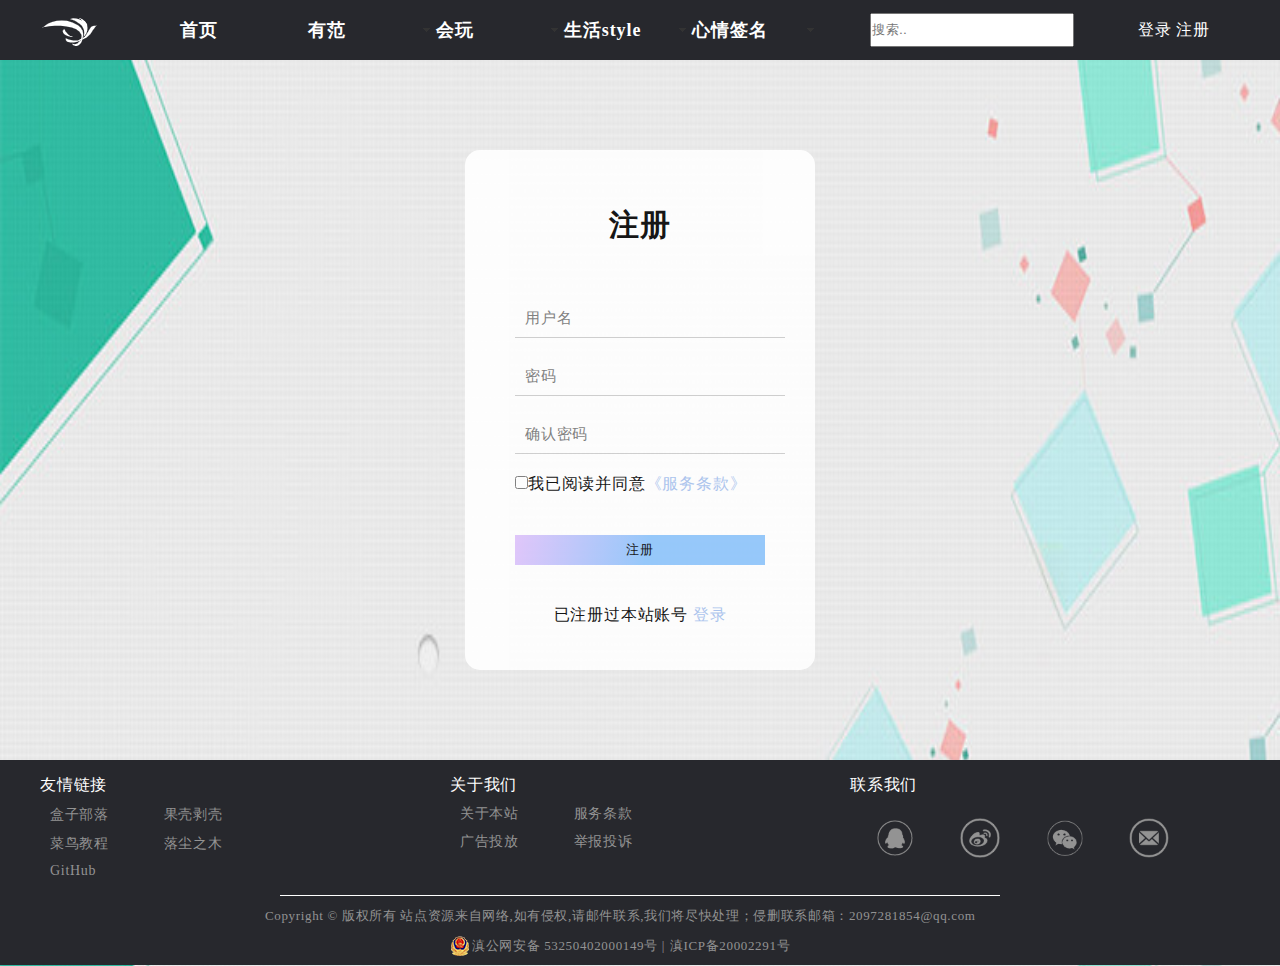
<file: registered.html>
<!DOCTYPE html
  PUBLIC "-//W3C//DTD XHTML 1.0 Transitional//EN" "http://www.w3.org/TR/xhtml1/DTD/xhtml1-transitional.dtd">
<html xmlns="http://www.w3.org/1999/xhtml">

<head>
  <meta http-equiv="Content-Type" content="text/html; charset=utf-8" />
  <title>registered</title>
  <link href="css/registered.css" rel="stylesheet" type="text/css" />
  <link href="SpryAssets/SpryMenuBarHorizontal.css" rel="stylesheet" type="text/css" />
  <script src="SpryAssets/SpryMenuBar.js" type="text/javascript"></script>
  <script type="text/javascript" src="js/carousel.js"></script>
</head>

<body>
  <div id="container">
    <div id="header">
      <div id="hbar">
          <div id="logo">
              <img src="images/logo.png">
          </div>
          <div id="horizontalbar">
            <ul id="MenuBar1" class="MenuBarHorizontal">
                <li><a href="index.html">首页</a></li>
                <li><a class="MenuBarItemSubmenu" href="fan.html">有范</a>
                  <ul>
                    <li><a href="fan.html">编程开发</a></li>
                    <li><a href="fan.html">艺术设计</a></li>
                    <li><a href="fan.html">操作系统</a></li>
                    <li><a href="fan.html">影音制作</a></li>
                    <li><a href="fan.html">办公软件</a></li>
                  </ul>
                </li>
                <li><a class="MenuBarItemSubmenu" href="game.html">会玩</a>
                  <ul>
                      <li><a href="#">角色扮演</a></li>
                      <li><a href="#">动作射击</a></li>
                      <li><a href="#">惊悚恐怖</a></li>
                      <li><a href="#">模拟策略</a></li>
                      <li><a href="#">体育竞速</a></li>
                  </ul>
                </li>
                <li><a class="MenuBarItemSubmenu" href="life.html">生活style</a>
                  <ul>
                    <li><a href="#">音乐分享</a></li>
                    <li><a href="#">艺术摄影</a></li>
                    <li><a href="#">设计欣赏</a></li>
                  </ul>
                </li>
                <li><a class="MenuBarItemSubmenu" href="mood.html">心情签名</a>
                  <ul>
                    <li><a href="#">晴天</a></li>
                    <li><a href="#">阴天</a></li>
                    <li><a href="#">雨天</a></li>
                  </ul>
                </li>
            </ul>
          </div>
          <div id="search">
              <form>
                  <input type="text" name="search" placeholder="搜索.." class="searchinput">
              </form>
          </div>
          <div id="link">
              <a href="login.html">登录</a>
              <a href="registered.html">注册</a>
          </div>
      </div>
  </div>


    <div id="main">
      <div id="registered-wrapper">
        <div id="header01">注册</div>
        <div id="form-wrapper">
          <form>
            <input type="text" name="username" placeholder="用户名" class="input-item">
            <input type="password" name="password" placeholder="密码" class="input-item">
            <input type="password" name="repassword" placeholder="确认密码" class="input-item">
            <input type="checkbox" name="agree">我已阅读并同意<a href="#">《服务条款》</a>
            <div class="btn">
              <input type="submit" value="注册" class="btnregisered">
            </div>
          </form>
        </div>
        <div class="login">
          已注册过本站账号 <a href="login.html">登录</a>
        </div>
      </div>
    </div>

    <div id="footer">
      <div id="footerinfo">
            <footer class="s-footer">
                <div class="other">
                    <div class="links">
                        <div class="links-title">友情链接</div>
                        <div class="links-main">
                            <p>
                                <a href="#">盒子部落</a>
                                <a href="#">果壳剥壳</a>
                            </p>
                            <p>
                                <a href="#">菜鸟教程</a>
                                <a href="#">落尘之木</a>
                            </p>
                            <p>
                                <a href="#">GitHub</a>
                            </p>
                        </div>
                    </div>
                    <div class="about">
                        <div class="about-title">关于我们</div>
                        <div class="about-main">
                            <p>
                                <a href="#">关于本站</a>
                                <a href="#">服务条款</a>
                            </p>
                            <p>
                                <a href="#">广告投放</a>
                                <a href="#">举报投诉</a>
                            </p>
                        </div>
                    </div>
                    <dic class="contact">
                        <div class="contact-title">
                            联系我们
                        </div>
                        <div class="contact-main">
                            <a href="#">
                                <img src="images/qq.png">
                            </a>
                            <a href="#">
                                <img src="images/微博.png">
                            </a>
                            <a href="#">
                                <img src="images/微信.png">
                            </a>
                            <a href="#">
                                <img src="images/邮箱.png">
                            </a>
                        </div>
                    </dic>
                </div>
                <div id="hfgh"></div>
                <div class="copyright">
                    <span>Copyright © 版权所有</span>
                    <span>站点资源来自网络,如有侵权,请邮件联系,我们将尽快处理；侵删联系邮箱：2097281854@qq.com</span>
                </div>
                <div class="beian">
                    <span>
                        <a href="#" style="display:inline-block;text-decoration:none;height:20px;line-height:20px; font-size: 13px; color: #939393; background-image: url(images/备案图标.png); background-repeat: no-repeat; padding-left: 22px;">滇公网安备 53250402000149号 |</a>
                    </span>
                    <span>
                        <a href="#" style="display:inline-block;text-decoration:none;height:20px;line-height:20px; font-size: 13px; color: #939393;">滇ICP备20002291号</a>
                    </span>
                </div>
            </footer>
        </div>
    </div>
  </div>
  <script type="text/javascript">
    var MenuBar1 = new Spry.Widget.MenuBar("MenuBar1", {imgDown:"SpryAssets/SpryMenuBarDownHover.gif", imgRight:"SpryAssets/SpryMenuBarRightHover.gif"});
  </script>
</body>

</html>
</file>
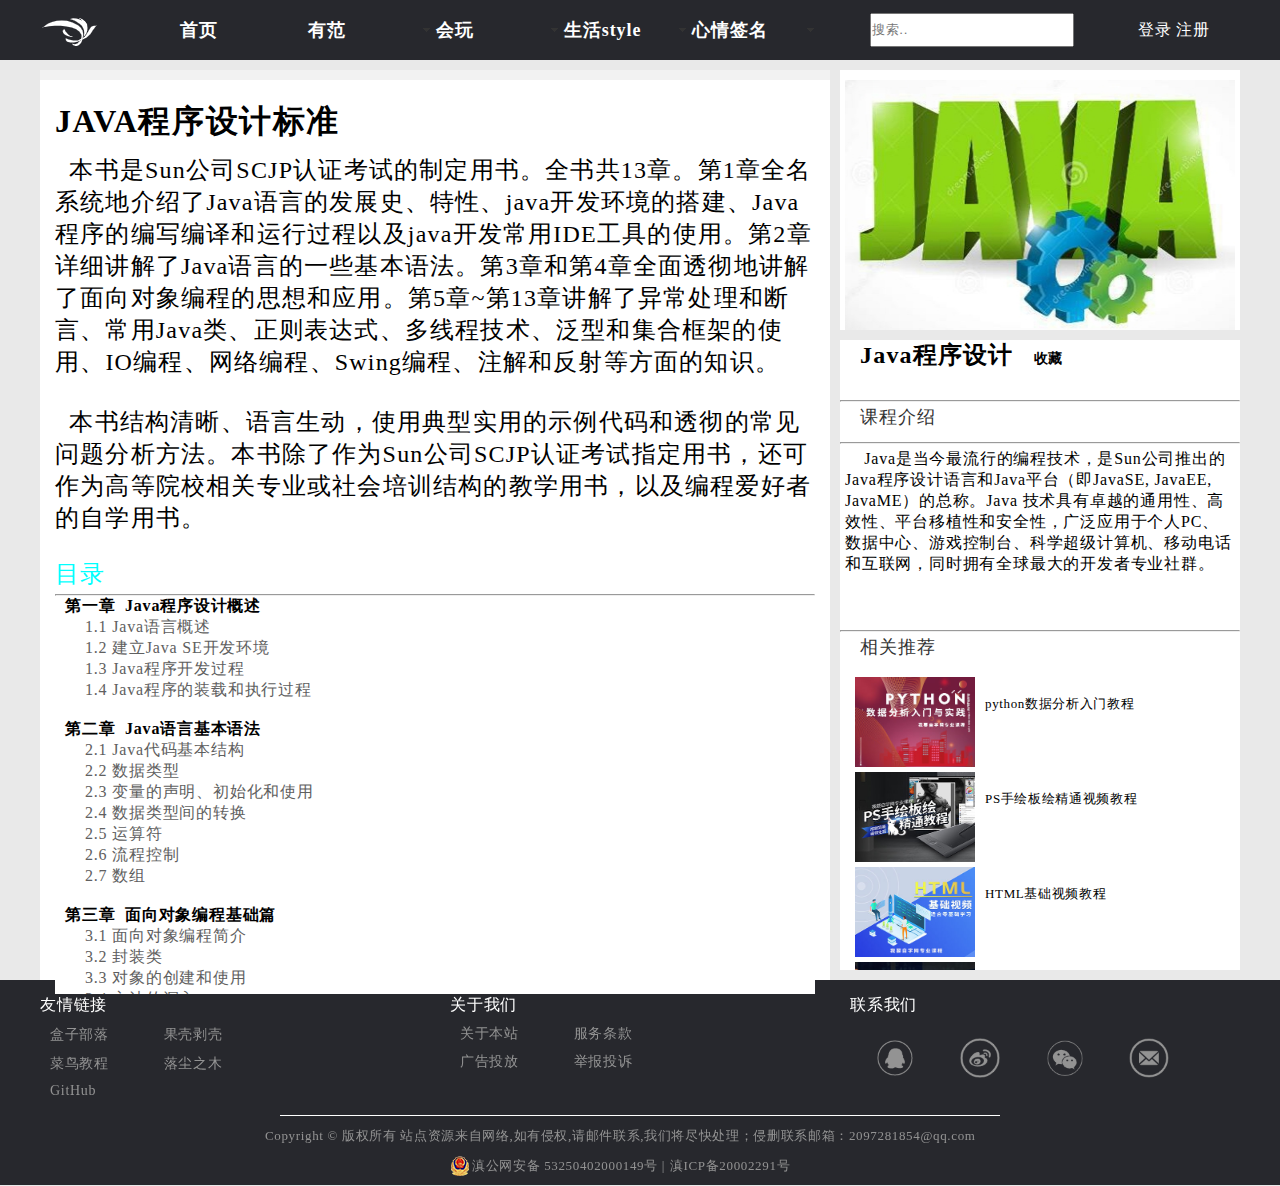
<file: study.html>
<!DOCTYPE html
    PUBLIC "-//W3C//DTD XHTML 1.0 Transitional//EN" "http://www.w3.org/TR/xhtml1/DTD/xhtml1-transitional.dtd">
<html xmlns="http://www.w3.org/1999/xhtml">

<head>
    <meta http-equiv="Content-Type" content="text/html; charset=utf-8" />
    <title>游戏资讯</title>
    <link href="css/sutdy.css" rel="stylesheet" type="text/css" />
    <link href="SpryAssets/SpryMenuBarHorizontal.css" rel="stylesheet" type="text/css" />
    <script src="SpryAssets/SpryMenuBar.js" type="text/javascript"></script>

</head>

<body>
    <div id="container">
        <div id="header">
            <div id="hbar">
                <div id="logo">
                    <img src="images/logo.png">
                </div>
                <div id="horizontalbar">
                    <ul id="MenuBar1" class="MenuBarHorizontal">
                        <li><a href="index.html">首页</a></li>
                        <li><a class="MenuBarItemSubmenu" href="fan.html">有范</a>
                            <ul>
                                <li><a href="#">编程开发</a></li>
                                <li><a href="#">艺术设计</a></li>
                                <li><a href="#">操作系统</a></li>
                                <li><a href="#">影音制作</a></li>
                                <li><a href="#">办公软件</a></li>
                            </ul>
                        </li>
                        <li><a class="MenuBarItemSubmenu" href="game.html">会玩</a>
                            <ul>
                                <li><a href="#">角色扮演</a></li>
                                <li><a href="#">动作射击</a></li>
                                <li><a href="#">大型多人在线</a></li>
                                <li><a href="#">模拟策略</a></li>
                                <li><a href="#">体育竞速</a></li>
                            </ul>
                        </li>
                        <li><a class="MenuBarItemSubmenu" href="life.html">生活style</a>
                            <ul>
                                <li><a href="#">音乐分享</a></li>
                                <li><a href="#">艺术摄影</a></li>
                                <li><a href="#">设计欣赏</a></li>
                            </ul>
                        </li>
                        <li><a class="MenuBarItemSubmenu" href="mood.html">心情签名</a>
                            <ul>
                                <li><a href="#">晴天</a></li>
                                <li><a href="#">阴天</a></li>
                                <li><a href="#">雨天</a></li>
                            </ul>
                        </li>
                    </ul>
                </div>
                <div id="search">
                    <form>
                        <input type="text" name="search" placeholder="搜索.." class="searchinput">
                    </form>
                </div>
                <div id="link">
                    <a href="../二级游戏页面mood/login.html">登录</a>
                    <a href="../二级游戏页面mood/registered.html">注册</a>
                </div>
            </div>
        </div>

        <div id="big-box">
            <div id="left-box">
                <div class="frame">
                    <div class="show">
                        <h1>JAVA程序设计标准</h1>
                        <p>
                            &nbsp;&nbsp;本书是Sun公司SCJP认证考试的制定用书。全书共13章。第1章全名系统地介绍了Java语言的发展史、特性、java开发环境的搭建、Java程序的编写编译和运行过程以及java开发常用IDE工具的使用。第2章详细讲解了Java语言的一些基本语法。第3章和第4章全面透彻地讲解了面向对象编程的思想和应用。第5章~第13章讲解了异常处理和断言、常用Java类、正则表达式、多线程技术、泛型和集合框架的使用、IO编程、网络编程、Swing编程、注解和反射等方面的知识。
                        </p>
                        <br />
                        <p>
                            &nbsp;&nbsp;本书结构清晰、语言生动，使用典型实用的示例代码和透彻的常见问题分析方法。本书除了作为Sun公司SCJP认证考试指定用书，还可作为高等院校相关专业或社会培训结构的教学用书，以及编程爱好者的自学用书。
                        </p>
                        <div id="catalog">
                            <div id="title">目录</div>
                            <hr />
                            <ul>
                                <h4>第一章&nbsp;&nbsp;Java程序设计概述</h4>
                                <li><a href="#">1.1&nbsp;Java语言概述</a></li>
                                <li><a href="#">1.2&nbsp;建立Java&nbsp;SE开发环境</a></li>
                                <li><a href="#">1.3&nbsp;Java程序开发过程</a></li>
                                <li><a href="#">1.4&nbsp;Java程序的装载和执行过程</a></li>
                            </ul>
                            <br />
                            <ul>
                                <h4>第二章&nbsp;&nbsp;Java语言基本语法</h4>
                                <li><a href="#">2.1&nbsp;Java代码基本结构</a></li>
                                <li><a href="#">2.2&nbsp;数据类型</a></li>
                                <li><a href="#">2.3&nbsp;变量的声明、初始化和使用</a></li>
                                <li><a href="#">2.4&nbsp;数据类型间的转换</a></li>
                                <li><a href="#">2.5&nbsp;运算符</a></li>
                                <li><a href="#">2.6&nbsp;流程控制</a></li>
                                <li><a href="#">2.7&nbsp;数组</a></li>
                            </ul>
                            <br />
                            <ul>
                                <h4>第三章&nbsp;&nbsp;面向对象编程基础篇</h4>
                                <li><a href="#">3.1&nbsp;面向对象编程简介</a></li>
                                <li><a href="#">3.2&nbsp;封装类</a></li>
                                <li><a href="#">3.3&nbsp;对象的创建和使用</a></li>
                                <li><a href="#">3.4&nbsp;方法的深入</a></li>
                                <li><a href="#">3.5&nbsp;this关键字</a></li>
                                <li><a href="#">3.6&nbsp;属性、参数和局部变量的关系</a></li>
                                <li><a href="#">3.7&nbsp;JavaBean</a></li>
                                <li><a href="#">3.8&nbsp;包</a></li>
                                <li><a href="#">3.9&nbsp;文档注释</a></li>
                            </ul>
                            <br />
                            <ul>
                                <h4>第四章&nbsp;&nbsp;面向对象编程高级篇</h4>
                                <li><a href="#">4.1&nbsp;类的继承</a></li>
                                <li><a href="#">4.2&nbsp;super关键字</a></li>
                                <li><a href="#">4.3&nbsp;访问控制符</a></li>
                                <li><a href="#">4.4&nbsp;常用修饰符</a></li>
                                <li><a href="#">4.5&nbsp;方法覆盖</a></li>
                                <li><a href="#">4.6&nbsp;多态</a></li>
                                <li><a href="#">4.7&nbsp;抽象类</a></li>
                                <li><a href="#">4.8&nbsp;接口</a></li>
                                <li><a href="#">4.9&nbsp;嵌套类</a></li>
                                <li><a href="#">4.10&nbsp;jar命令</a></li>
                            </ul>
                        </div>
                    </div>
                </div>
            </div>
            <div id="right-box">
                <div id="content-box">
                    <div id="cover-box">
                        <img src="images/java封面.jpg" width="390px" height="250px" />
                    </div>
                    <div id="fgh"></div>
                    <div class="detail-box">
                        <div class="title">
                            Java程序设计<a href="#">收藏</a>
                        </div>
                        <div class="frame">
                            <hr />

                            <div class="navbar">
                                <ul>
                                    <li>课程介绍</li>
                                </ul>
                            </div>
                            <hr />
                            <div class="detail">
                                <div class="show">
                                    <p>&nbsp;&nbsp;&nbsp;&nbsp;Java是当今最流行的编程技术，是Sun公司推出的Java程序设计语言和Java平台（即JavaSE,
                                        JavaEE, JavaME）的总称。Java
                                        技术具有卓越的通用性、高效性、平台移植性和安全性，广泛应用于个人PC、数据中心、游戏控制台、科学超级计算机、移动电话和互联网，同时拥有全球最大的开发者专业社群。
                                    </p>
                                </div>
                            </div>
                        </div>
                        <div class="frame">
                            <hr />
                            <div class="navbar">
                                <ul>
                                    <li>相关推荐</li>
                                </ul>
                            </div>
                            <div class="mood">
                                <div class="mood-div">
                                    <a href="#">
                                        <img src="images/python数据分析.jpg">
                                    </a>
                                    <div class="mood-main">
                                        <a href="#">
                                            <p>python数据分析入门教程</p>
                                        </a>
                                    </div>
                                </div>
                                <div class="mood-div">
                                    <a href="#">
                                        <img src="images/ps手绘板.jpg">
                                    </a>
                                    <div class="mood-main">
                                        <a href="#">
                                            <p>PS手绘板绘精通视频教程</p>
                                        </a>
                                    </div>
                                </div>
                                <div class="mood-div">
                                    <a href="#">
                                        <img src="images/HTML基础视频.jpg">
                                    </a>
                                    <div class="mood-main">
                                        <a href="#">
                                            <p>HTML基础视频教程</p>
                                        </a>
                                    </div>
                                </div>
                                <div class="mood-div">
                                    <a href="#">
                                        <img src="images/PR1019.jpg">
                                    </a>
                                    <div class="mood-main">
                                        <a href="#">
                                            <p>PR2019剪辑师入门到精通教程</p>
                                        </a>
                                    </div>
                                </div>
                            </div>

                        </div>


                    </div>
                </div>
            </div>
        </div>

        <div id="footer">
            <div id="footerinfo">
                <footer class="s-footer">
                    <div class="other">
                        <div class="links">
                            <div class="links-title">友情链接</div>
                            <div class="links-main">
                                <p>
                                    <a href="#">盒子部落</a>
                                    <a href="#">果壳剥壳</a>
                                </p>
                                <p>
                                    <a href="#">菜鸟教程</a>
                                    <a href="#">落尘之木</a>
                                </p>
                                <p>
                                    <a href="#">GitHub</a>
                                </p>
                            </div>
                        </div>
                        <div class="about">
                            <div class="about-title">关于我们</div>
                            <div class="about-main">
                                <p>
                                    <a href="#">关于本站</a>
                                    <a href="#">服务条款</a>
                                </p>
                                <p>
                                    <a href="#">广告投放</a>
                                    <a href="#">举报投诉</a>
                                </p>
                            </div>
                        </div>
                        <dic class="contact">
                            <div class="contact-title">
                                联系我们
                            </div>
                            <div class="contact-main">
                                <a href="#">
                                    <img src="images/qq.png">
                                </a>
                                <a href="#">
                                    <img src="images/微博.png">
                                </a>
                                <a href="#">
                                    <img src="images/微信.png">
                                </a>
                                <a href="#">
                                    <img src="images/邮箱.png">
                                </a>
                            </div>
                        </dic>
                    </div>
                    <div id="hfgh"></div>
                    <div class="copyright">
                        <span>Copyright © 版权所有</span>
                        <span>站点资源来自网络,如有侵权,请邮件联系,我们将尽快处理；侵删联系邮箱：2097281854@qq.com</span>
                    </div>
                    <div class="beian">
                        <span>
                            <a href="#"
                                style="display:inline-block;text-decoration:none;height:20px;line-height:20px; font-size: 13px; color: #939393; background-image: url(images/%E5%A4%87%E6%A1%88%E5%9B%BE%E6%A0%87.png); background-repeat: no-repeat; padding-left: 22px;">滇公网安备
                                53250402000149号 |</a>
                        </span>
                        <span>
                            <a href="#"
                                style="display:inline-block;text-decoration:none;height:20px;line-height:20px; font-size: 13px; color: #939393;">滇ICP备20002291号</a>
                        </span>
                    </div>
                </footer>
            </div>
        </div>
    </div>

</body>

</html>
</file>
<file: css/index.css>
@charset "utf-8";
*{
    margin: 0;
    padding: 0;
    letter-spacing: .05em;
}
html{
    height: 100%;
    background-color: #f3f3f3;
}
body{
    height: 100%;
}
#container{
    width: 100%;
    height: 100%;
    margin-left: auto;
    margin-right: auto;
}
#fgh{
    width: 100%;
    height: 10px;
}
#hfgh{
    width: 60%;
    height: 0.5px;
    background-color: #FFF;
    margin-top: 20px;
    margin-left: auto;
    margin-right: auto;
}
#container #header{
    width: 100%;
    height: 60px;
    background-color: #27282d;
}
#container #header #hbar{
    width: 1200px;
    height: 60px;
    margin-left: auto;
    margin-right: auto;
}
#container #header #hbar #logo{
    width: 130px;
    height: 60px;
    color: #FFF;
    margin-right: 10px;
    float: left;
}
#container #header #hbar #horizontalbar{
    width: 680px;
    height: 60px;
    margin-right: 10px;
    float: left;
}
#container #header #hbar #horizontalbar ul{
    margin: 0;
    padding: 0;
    list-style-type: none;
}
#container #header #hbar #horizontalbar ul li{
    float: left;
}
#container #header #hbar #horizontalbar ul li a{
    font-family: "宋体";
	font-size: 18px;
	font-weight: bold;
	color: #FFF;
	text-decoration: none;
	line-height: 60px;
	height: 60px;
}
#container #header #hbar #horizontalbar ul li a:hover{
    font-family: "宋体";
    font-size: 18px;
    font-weight: bold;
    color: #F00;
    line-height: 60px;
    height: 60px;
    display: block;
}
#container #header #hbar #search{
    width: 258px;
    height: 60px;
    line-height: 60px;
    color: #FFF;
    margin-right: 10px;
    float: left;
}
#container #header #hbar #search .searchinput{
    width: 200px;
    height: 30px;
    line-height: 30px;
    margin-top: 13px;
    float: left;
}
#container #header #hbar #link{
    width: 88px;
    height: 60px;
    float: left;
}
#container #header #hbar #link a{
    width: 88px;
    height: 60px;
    color: #FFF;
    line-height: 60px;
    text-decoration: none;
}
#container #header #hbar #link a:hover{
    width: 88px;
    height: 60px;
    color: #F00;
    line-height: 60px;
    text-decoration: underline;
}
#container #main{
    width: 1200px;
    margin-left: auto;
    margin-right: auto;
    padding-top: 20px;
    padding-bottom: 20px;
    overflow: auto;
}
#container #main #leftbox{
    width: 180px;
    margin-top: 10px;
    margin-right: 10px;
    padding-top: 10px;
    padding-bottom: 10px;
    background-color: #27282d;
    border-radius: 8px;
    overflow: auto;
    float: left;
}
#container #main #leftbox ul{
    margin: 0;
    padding: 0;
    list-style-type: none;
}
#container #main #leftbox ul li a{
    text-decoration: none;
}
#container #main #leftbox ul li h3{
	height: 24px;
	font-family: "华文行楷";
	font-size: 19px;
	color: #FFF;
	line-height: 24px;
	padding-left: 15px;
	padding-top: 10px;
	padding-bottom: 8px;
}
#container #main #leftbox ul li ul li{
    margin-bottom: 5px;
	padding-top: 2px;
	padding-right: 0px;
	padding-bottom: 0px;
	padding-left: 15px;
}
#container #main #leftbox ul li ul li a{
    font-family: "宋体";
	font-size: 14px;
	line-height: 24px;
	color: #939393;
	text-decoration: none;
	height: 24px;
}
#container #main #leftbox ul li ul li a:hover{
    font-family: "宋体";
	font-size: 14px;
	line-height: 24px;
	color: #4ba6e5;
	text-decoration: underline;
	height: 24px;
}
#container #main #centerbox{
    margin-right: 10px;
    overflow: auto;
    float: left;
}
#container #main #centerbox #carousel{
    width: 660px;
    height: 290px;
    border: 1px solid #666;
    position: relative;
    overflow: hidden;
}


#list {
    position: absolute;
    z-index: 1;
    /*几个图加起来的宽度*/
    width: 2640px;
    height: 290px;
}
#list img {
    float: left;
    width: 660px;
    height: 290px;
}
#buttons {
    position: absolute;
    left: 280px;
    bottom: 20px;
    z-index: 2;
    height: 10px;
}
#buttons span {
    float: left;
    margin-right: 5px;
    width: 10px;
    height: 10px;
    border: 1px solid #fff;
    border-radius: 50%;
    background: #333;
    cursor: pointer;
}
#buttons .on {
    background: orangered;
}
.arrow {
    position: absolute;
    top: 135px;
    z-index: 2;
    display: none;
    width: 40px;
    height: 40px;
    font-size: 36px;
    font-weight: bold;
    line-height: 39px;
    text-align: center;
    color: #fff;
    background-color: RGBA(0, 0, 0, .3);
    cursor: pointer;
}
.arrow:hover {
    background-color: RGBA(0, 0, 0, .7);
}
#container #main #centerbox #carousel:hover .arrow {
    display: block;
}
#prev {
    left: 20px;
}
#next {
    right: 20px;
}


#container #main #centerbox #info{
    width: 660px;
    overflow: auto;
}
#container #main #centerbox #info .news{
    width: 658px;
    height: 180px;
    margin-top: 1px;
    margin-bottom: 2px;
}
#container #main #centerbox #info .news:hover{
    box-shadow: 1px 1px 1px #939393;
}
#container #main #centerbox #info .news .test{
    width: 180px;
    height: 150px;
    margin-top: 15px;
    margin-bottom: 15px;
    margin-left: 10px;
    margin-right: 10px;
    float: left;
}
#container #main #centerbox #info .news img{
    width: 180px;
    height: 150px;
    transition: all 0.6s;/*图片放大过程的时间*/
}
#container #main #centerbox #info .news img:hover{
    transform: scale(1.06);/*鼠标经过图片放大的倍数*/
}
#container #main #centerbox #info .news .writing{
    width: 450px;
    height: 160px;
    margin-top: 10px;
    margin-bottom: 10px;
    float: left;
}
#container #main #centerbox #info .news .writing .title{
    width: 450px;
    height: 30px;
    margin-top: 5px;
}
#container #main #centerbox #info .news .writing .title a{
    color: #000;
    font-size: 18px;
    text-decoration: none;
}
#container #main #centerbox #info .news .writing .title a:hover{
    color: #4ba6e5;
}
#container #main #centerbox #info .news .writing .description{
    width: 450px;
    height: 75px;
    margin-top: 5px;
    padding-top: 10px;
}
#container #main #centerbox #info .news .writing .description a{
    color: #939393;
    font-size: 13px;
    text-decoration: none;
}
#container #main #centerbox #info .news .writing .description a:hover{
    color: #4ba6e5;
}
#container #main #centerbox #info .news .writing .from{
    width: 450px;
    height: 20px;
    color: #939393;
    font-size: 13px;
    margin-top: 5px;
}
#container #main #centerbox #info .news .writing .from a{
    color: #4285f4;
    text-decoration-line: none;
}
#container #main #rightbox{
    width: 322px;
    /* border: 1px solid #666; */
    overflow: auto;
    float: left;
}
#container #main #rightbox .popular{
	width: 320px;
	height: 280px;
	padding-top: 10px;
	background-image: url(../images/%E7%AE%AD%E5%A4%B4.png);
	background-repeat: no-repeat;
	background-position: center;
}
#container #main #rightbox .popular ul h4{
    color: #000;
    font-size: 18px;
    margin-left: 20px;
}
#container #main #rightbox .popular ul li{
    color: #939393;
    font-family: "宋体";
    font-size: 15px;
    padding-top: 20px;
    margin-left: 20px;
}
#container #main #rightbox .popular ul li a{
    color: #939393;
    font-family: "宋体";
    font-size: 15px;
    text-decoration: none;
}
#container #main #rightbox .popular ul li a:hover{
    color: #4ba6e5;
}
#container #main #rightbox .mood{
    width: 320px;
    margin-top: 10px;
    overflow: auto;
}
#container #main #rightbox .mood h4{
    color: #000;
    font-size: 18px;
    margin-left: 20px;
}
#container #main #rightbox .mood .mood-div{
    width: 318px;
    height: 100px;
    margin-top: 10px;
    margin-bottom: 10px;
}
#container #main #rightbox .mood .mood-div:hover{
    box-shadow: 1px 1px 1px #939393;
}
#container #main #rightbox .mood .mood-div img{
    width: 120px;
    height: 90px;
    margin-left: 15px;
    margin-right: 10px;
    margin-top: 5px;
    transition: all 0.6s;
    float: left;
}
#container #main #rightbox .mood .mood-div img:hover{
    transform: scale(1.06);
}
#container #main #rightbox .mood .mood-div .mood-main{
    width: 165px;
    height: 90px;
    /* background-color: #0F0; */
    margin-top: 5px;
    float: left;
}
#container #main #rightbox .mood .mood-div .mood-main a{
    color: #000;
    font-size: 13px;
    text-decoration: none;
}
#container #main #rightbox .mood .mood-div .mood-main a:hover{
    color: #4ba6e5;
}
#container #main #rightbox .mood .mood-div .mood-main p{
    margin-top: 18px;
}
#container #footer{
    width: 100%;
    height: 200px;
    padding-top: 5px;
    background-color: #27282d;
}
#container #footer #footerinfo {
	height: 200px;
	width: 1200px;
	margin-right: auto;
    margin-left: auto;
}
#container #footer #footerinfo .s-footer{
    height: 200px;
    width: 1200px;
}
#container #footer #footerinfo .s-footer .other{
    width: 1200px;
    height: 110px;
}
#container #footer #footerinfo .s-footer .other .links{
    width: 400px;
    height: 110px;
    margin-right: 10px;
    float: left;
}
#container #footer #footerinfo .s-footer .other .links .links-title{
    width: 400px;
    height: 20px;
    color: #FFF;
    font-family: "宋体";
    font-size: 16px;
    margin-top: 5px;
    margin-bottom: 3px;
    padding-top: 5px;
}
#container #footer #footerinfo .s-footer .other .links .links-main{
    width: 400px;
    height: 75px;
}
#container #footer #footerinfo .s-footer .other .links .links-main p{
    margin-top: 10px;
}
#container #footer #footerinfo .s-footer .other .links .links-main p a{
    color: #939393;
    font-family: 楷体;
    font-size: 14px;
    margin-left: 10px;
    margin-right: 40px;
    text-decoration: none;
}
#container #footer #footerinfo .s-footer .other .links .links-main p a:hover{
    color: #FFF;
    font-family: 楷体;
    font-size: 14px;
    margin-left: 10px;
    margin-right: 40px;
    text-decoration: none;
}
#container #footer #footerinfo .s-footer .other .about{
    width: 390px;
    height: 110px;
    margin-right: 10px;
    float: left;
}
#container #footer #footerinfo .s-footer .other .about .about-title{
    width: 390px;
    height: 20px;
    color: #FFF;
    font-family: "宋体";
    font-size: 16px;
    margin-top: 5px;
    margin-bottom: 3px;
    padding-top: 5px;
}
#container #footer #footerinfo .s-footer .other .about .about-main{
    width: 390px;
    height: 70px;
    padding-top: 2px;
}
#container #footer #footerinfo .s-footer .other .about .about-main p{
    margin-top: 4px;
    padding-bottom: 5px;
}
#container #footer #footerinfo .s-footer .other .about .about-main p a{
    color: #939393;
    font-family: 楷体;
    font-size: 14px;
    margin-left: 10px;
    margin-right: 40px;
    text-decoration: none;
}
#container #footer #footerinfo .s-footer .other .about .about-main p a:hover{
    color: #FFF;
    font-family: 楷体;
    font-size: 14px;
    margin-left: 10px;
    margin-right: 40px;
    text-decoration: none;
}
#container #footer #footerinfo .s-footer .other .contact{
    width: 390px;
    height: 110px;
    float: right;
}
#container #footer #footerinfo .s-footer .other .contact .contact-title{
    width: 390px;
    height: 20px;
    color: #FFF;
    font-family: "宋体";
    font-size: 16px;
    margin-top: 5px;
    margin-bottom: 3px;
    padding-top: 5px;
}
#container #footer #footerinfo .s-footer .other .contact .contact-main{
    width: 380px;
    height: 65px;
    padding-top: 10px;
    padding-left: 5px;
}
#container #footer #footerinfo .s-footer .other .contact .contact-main a{
    text-decoration: none;
}
#container #footer #footerinfo .s-footer .other .contact .contact-main img{
    width: 40px;
    height: 40px;
    margin-top: 10px;
    margin-left: 20px;
    margin-right: 20px;
    transition: all 0.6s;
}
#container #footer #footerinfo .s-footer .other .contact .contact-main img:hover{
    transform: scale(1.2);
}
#container #footer #footerinfo .s-footer .copyright{
    width: 750px;
    height: 30px;
    line-height: 30px;
    color: #939393;
    font-size: 13px;
    margin-left: auto;
    margin-right: auto;
    margin-top: 5px;
}
#container #footer #footerinfo .s-footer .beian{
    height: 30px;
    width: 380px;
    margin-left: auto;
    margin-right: auto;
    margin-top: 5px;
}
</file>
<file: SpryAssets/SpryMenuBarHorizontal.css>
@charset "UTF-8";

/* SpryMenuBarHorizontal.css - version 0.6 - Spry Pre-Release 1.6.1 */

/* Copyright (c) 2006. Adobe Systems Incorporated. All rights reserved. */

/*******************************************************************************

 LAYOUT INFORMATION: describes box model, positioning, z-order

 *******************************************************************************/

/* The outermost container of the Menu Bar, an auto width box with no margin or padding */
ul.MenuBarHorizontal
{
	margin: 0;
	padding: 0;
	list-style-type: none;
	font-size: 100%;
	cursor: default;
	width: auto;
}
/* Set the active Menu Bar with this class, currently setting z-index to accomodate IE rendering bug: http://therealcrisp.xs4all.nl/meuk/IE-zindexbug.html */
ul.MenuBarActive
{
	z-index: 1000;
}
/* Menu item containers, position children relative to this container and are a fixed width */
ul.MenuBarHorizontal li
{
	margin: 0;
	padding: 0;
	list-style-type: none;
	font-size: 100%;
	position: relative;
	text-align: left;
	cursor: pointer;
	width: 8em;
	float: left;
}
/* Submenus should appear below their parent (top: 0) with a higher z-index, but they are initially off the left side of the screen (-1000em) */
ul.MenuBarHorizontal ul
{
	margin: 0;
	padding: 0;
	list-style-type: none;
	font-size: 100%;
	z-index: 1020;
	cursor: default;
	width: 8.2em;
	position: absolute;
	left: -1000em;
}
/* Submenu that is showing with class designation MenuBarSubmenuVisible, we set left to auto so it comes onto the screen below its parent menu item */
ul.MenuBarHorizontal ul.MenuBarSubmenuVisible
{
	left: auto;
}
/* Menu item containers are same fixed width as parent */
ul.MenuBarHorizontal ul li
{
	width: 8.2em;
}
/* Submenus should appear slightly overlapping to the right (95%) and up (-5%) */
ul.MenuBarHorizontal ul ul
{
	position: absolute;
	margin: -5% 0 0 95%;
}
/* Submenu that is showing with class designation MenuBarSubmenuVisible, we set left to 0 so it comes onto the screen */
ul.MenuBarHorizontal ul.MenuBarSubmenuVisible ul.MenuBarSubmenuVisible
{
	left: auto;
	top: 0;
}

/*******************************************************************************

 DESIGN INFORMATION: describes color scheme, borders, fonts

 *******************************************************************************/

/* Submenu containers have borders on all sides */
ul.MenuBarHorizontal ul
{
	border: 1px solid #CCC;
}
/* Menu items are a light gray block with padding and no text decoration */
ul.MenuBarHorizontal a
{
	display: block;
	cursor: pointer;
	background-color: #27282d;
	/* padding: 0.5em 0.75em; */
	color: #333;
	text-decoration: none;
}
/* Menu items that have mouse over or focus have a blue background and white text */
ul.MenuBarHorizontal a:hover, ul.MenuBarHorizontal a:focus
{
	background-color: #33C;
	color: #FFF;
}
/* Menu items that are open with submenus are set to MenuBarItemHover with a blue background and white text */
ul.MenuBarHorizontal a.MenuBarItemHover, ul.MenuBarHorizontal a.MenuBarItemSubmenuHover, ul.MenuBarHorizontal a.MenuBarSubmenuVisible
{
	background-color: #33C;
	color: #FFF;
}

/*******************************************************************************

 SUBMENU INDICATION: styles if there is a submenu under a given menu item

 *******************************************************************************/

/* Menu items that have a submenu have the class designation MenuBarItemSubmenu and are set to use a background image positioned on the far left (95%) and centered vertically (50%) */
ul.MenuBarHorizontal a.MenuBarItemSubmenu
{
	background-image: url(SpryMenuBarDown.gif);
	background-repeat: no-repeat;
	background-position: 95% 50%;
}
/* Menu items that have a submenu have the class designation MenuBarItemSubmenu and are set to use a background image positioned on the far left (95%) and centered vertically (50%) */
ul.MenuBarHorizontal ul a.MenuBarItemSubmenu
{
	background-image: url(SpryMenuBarRight.gif);
	background-repeat: no-repeat;
	background-position: 95% 50%;
}
/* Menu items that are open with submenus have the class designation MenuBarItemSubmenuHover and are set to use a "hover" background image positioned on the far left (95%) and centered vertically (50%) */
ul.MenuBarHorizontal a.MenuBarItemSubmenuHover
{
	background-image: url(SpryMenuBarDownHover.gif);
	background-repeat: no-repeat;
	background-position: 95% 50%;
}
/* Menu items that are open with submenus have the class designation MenuBarItemSubmenuHover and are set to use a "hover" background image positioned on the far left (95%) and centered vertically (50%) */
ul.MenuBarHorizontal ul a.MenuBarItemSubmenuHover
{
	background-image: url(SpryMenuBarRightHover.gif);
	background-repeat: no-repeat;
	background-position: 95% 50%;
}

/*******************************************************************************

 BROWSER HACKS: the hacks below should not be changed unless you are an expert

 *******************************************************************************/

/* HACK FOR IE: to make sure the sub menus show above form controls, we underlay each submenu with an iframe */
ul.MenuBarHorizontal iframe
{
	position: absolute;
	z-index: 1010;
	filter:alpha(opacity:0.1);
}
/* HACK FOR IE: to stabilize appearance of menu items; the slash in float is to keep IE 5.0 from parsing */
@media screen, projection
{
	ul.MenuBarHorizontal li.MenuBarItemIE
	{
		display: inline;
		float: left;
		background: #FFF;
	}
}
</file>
<file: css/clock.css>
body {
    /* background: black; */
    /* background-color: #FFF; */
}

.clock {
    position: absolute;
    opacity: 1;
}

.fill .clock {
    left: 50%;
    top: 50%;
}

.centre {
    position: absolute;
    top: 50%;
    left: 50%;
    width: 0;
    height: 0;
}

.expand {
    position: absolute;
    top: 0;
    left: 0;
    transform: translate(-50%, -50%);
}

.anchor {
    position: absolute;
    top: 0;
    left: 0;
    width: 0;
    height: 0;
}

.element {
    position: absolute;
    top: 0;
    left: 0;
}

.round {
    border-radius: 296px;
}

.circle-1 {
    background: #000;
    width: 12px;
    height: 12px;
}

.circle-2 {
    background: #FA9F22;
    width: 8px;
    height: 8px;
}

.circle-3 {
    background: black;
    width: 4px;
    height: 4px;
}

.second {
    transform: rotate(180deg);
}

.minute {
    transform: rotate(54deg);
}

.second-hand {
    width: 2px;
    height: 164px;
    /* background: #FA9F22; */
    background-color: #ffdcb4;
    transform: translate(-50%,-100%) translateY(24px);
}

.hour {
    transform: rotate(304.5deg);
}

.thin-hand {
    width: 4px;
    height: 50px;
    background: #6a097d;
    transform: translate(-50%,-100%);
}

.fat-hand {
    width: 6px;
    height: 57px;
    border-radius: 10px;
    background: #6a097d;
    transform: translate(-50%,-100%) translateY(-18px);
}

.minute-hand {
    height: 112px;
}

.hour-text {
    position: absolute;
    font: 40px Hei, Helvetica, Arial, sans-serif;
    color: #00005c;
    transform: translate(-50%,-50%);
}

.hour-10 {
    padding-left: 0.4ex;
}
.hour-11 {
    padding-left: 0.25ex;
}

.minute-text {
    position: absolute;
    font: 12px Avenir Next, Helvetica, Arial, sans-serif;
    color: #00005c;
    transform: translate(-50%,-50%);
}

.minute-line {
    background: #6a097d;
    width: 1px;
    height: 9px;
    transform: translate(-50%,-100%) translateY(-131px);
    opacity: 0.34;
}
</file>
<file: css/fan.css>
@charset "utf-8";
*{
    margin: 0;
    padding: 0;
    letter-spacing: .05em;
}
html{
    height: 100%;
}
body{
    height: 100%;
}
#container{
    width: 100%;
    height: 100%;
    margin-left: auto;
    margin-right: auto;
}
#fgh{
    width: 100%;
    height: 10px;
}
#hfgh{
    width: 60%;
    height: 0.5px;
    background-color: #FFF;
    margin-top: 20px;
    margin-left: auto;
    margin-right: auto;
}
#container #header{
    width: 100%;
    height: 60px;
    background-color: #27282d;
}
#container #header #hbar{
    width: 1200px;
    height: 60px;
    margin-left: auto;
    margin-right: auto;
}
#container #header #hbar #logo{
    width: 130px;
    height: 60px;
    color: #FFF;
    margin-right: 10px;
    float: left;
}
#container #header #hbar #horizontalbar{
    width: 680px;
    height: 60px;
    margin-right: 10px;
    float: left;
}
#container #header #hbar #horizontalbar ul{
    margin: 0;
    padding: 0;
    list-style-type: none;
}
#container #header #hbar #horizontalbar ul li{
    float: left;
}
#container #header #hbar #horizontalbar ul li a{
    font-family: "宋体";
	font-size: 18px;
	font-weight: bold;
	color: #FFF;
	text-decoration: none;
	line-height: 60px;
	height: 60px;
}
#container #header #hbar #horizontalbar ul li a:hover{
    font-family: "宋体";
    font-size: 18px;
    font-weight: bold;
    color: #F00;
    line-height: 60px;
    height: 60px;
    display: block;
}
#container #header #hbar #search{
    width: 258px;
    height: 60px;
    line-height: 60px;
    color: #FFF;
    margin-right: 10px;
    float: left;
}
#container #header #hbar #search .searchinput{
    width: 200px;
    height: 30px;
    line-height: 30px;
    margin-top: 13px;
    float: left;
}
#container #header #hbar #link{
    width: 88px;
    height: 60px;
    float: left;
}
#container #header #hbar #link a{
    width: 88px;
    height: 60px;
    color: #FFF;
    line-height: 60px;
    text-decoration: none;
}
#container #header #hbar #link a:hover{
    width: 88px;
    height: 60px;
    color: #F00;
    line-height: 60px;
    text-decoration: underline;
}
#container #main{
    width: 1200px;
    margin-left: auto;
    margin-right: auto;
    padding-top: 20px;
    padding-bottom: 20px;
    overflow: auto;
}
#container #main #leftbox{
    width: 180px;
    margin-top: 10px;
    margin-right: 10px;
    padding-top: 10px;
    padding-bottom: 10px;
    background-color: #27282d;
    border-radius: 8px;
    overflow: auto;
    float: left;
}
#container #main #leftbox ul{
    margin: 0;
    padding: 0;
    list-style-type: none;
}
#container #main #leftbox ul li a{
    text-decoration: none;
}
#container #main #leftbox ul li h3{
	height: 24px;
	font-family: "华文行楷";
	font-size: 19px;
	color: #FFF;
	line-height: 24px;
	padding-left: 15px;
	padding-top: 10px;
	padding-bottom: 8px;
}
#container #main #leftbox ul li ul li{
    margin-bottom: 5px;
	padding-top: 2px;
	padding-right: 0px;
	padding-bottom: 0px;
	padding-left: 15px;
}
#container #main #leftbox ul li ul li a{
    font-family: "宋体";
	font-size: 14px;
	line-height: 24px;
	color: #939393;
	text-decoration: none;
	height: 24px;
}
#container #main #leftbox ul li ul li a:hover{
    font-family: "宋体";
	font-size: 14px;
	line-height: 24px;
	color: #4ba6e5;
	text-decoration: underline;
	height: 24px;
}
#container #main #centerbox{
    margin-right: 10px;
    overflow: auto;
    float: left;
}
#container #main #centerbox #carousel{
    width: 660px;
    height: 290px;
    border: 1px solid #666;
    position: relative;
    overflow: hidden;
}
#container #main #centerbox #info{
    width: 660px;
    overflow: auto;
}
#container #main #centerbox #info .news{
    width: 658px;
    height: 180px;
    margin-top: 1px;
    margin-bottom: 2px;
}
#container #main #centerbox #info .news:hover{
    box-shadow: 1px 1px 1px #939393;
}
#container #main #centerbox #info .news .test{
    width: 180px;
    height: 150px;
    margin-top: 15px;
    margin-bottom: 15px;
    margin-left: 10px;
    margin-right: 10px;
    float: left;
}
#container #main #centerbox #info .news img{
    width: 180px;
    height: 150px;
    transition: all 0.6s;
}
#container #main #centerbox #info .news img:hover{
    transform: scale(1.06);
}
#container #main #centerbox #info .news .writing{
    width: 450px;
    height: 160px;
    margin-top: 10px;
    margin-bottom: 10px;
    float: left;
}
#container #main #centerbox #info .news .writing .title{
    width: 450px;
    height: 30px;
    margin-top: 5px;
}
#container #main #centerbox #info .news .writing .title a{
    color: #000;
    font-size: 18px;
    text-decoration: none;
}
#container #main #centerbox #info .news .writing .title a:hover{
    color: #4ba6e5;
}
#container #main #centerbox #info .news .writing .description{
    width: 450px;
    height: 75px;
    margin-top: 5px;
    padding-top: 10px;
}
#container #main #centerbox #info .news .writing .description a{
    color: #939393;
    font-size: 13px;
    text-decoration: none;
}
#container #main #centerbox #info .news .writing .description a:hover{
    color: #4ba6e5;
}
#container #main #centerbox #info .news .writing .from{
    width: 450px;
    height: 20px;
    color: #939393;
    font-size: 13px;
    margin-top: 5px;
}
#container #main #centerbox #info .news .writing .from a{
    color: #4285f4;
    text-decoration-line: none;
}
#container #main #rightbox{
    width: 322px;
    overflow: auto;
    float: left;
}
#container #main #rightbox .popular{
	width: 320px;
	height: 290px;
	padding-top: 10px;
	background-repeat: no-repeat;
	background-position: center;
}
#container #main #rightbox .mood{
    width: 320px;
    margin-top: 10px;
    overflow: auto;
}
#container #main #rightbox .mood h4{
    color: #000;
    font-size: 18px;
    margin-left: 20px;
}
#container #main #rightbox .mood .mood-div{
    width: 318px;
    height: 100px;
    margin-top: 10px;
    margin-bottom: 10px;
}
#container #main #rightbox .mood .mood-div:hover{
    box-shadow: 1px 1px 1px #939393;
}
#container #main #rightbox .mood .mood-div img{
    width: 120px;
    height: 90px;
    margin-left: 15px;
    margin-right: 10px;
    margin-top: 5px;
    transition: all 0.6s;
    float: left;
}
#container #main #rightbox .mood .mood-div img:hover{
    transform: scale(1.06);
}
#container #main #rightbox .mood .mood-div .mood-main{
    width: 165px;
    height: 90px;
    /* background-color: #0F0; */
    margin-top: 5px;
    float: left;
}
#container #main #rightbox .mood .mood-div .mood-main a{
    color: #000;
    font-size: 13px;
    text-decoration: none;
}
#container #main #rightbox .mood .mood-div .mood-main a:hover{
    color: #4ba6e5;
}
#container #main #rightbox .mood .mood-div .mood-main p{
    margin-top: 18px;
}
#container #footer{
    width: 100%;
    height: 200px;
    padding-top: 5px;
    background-color: #27282d;
}
#container #footer #footerinfo {
	height: 200px;
	width: 1200px;
	margin-right: auto;
    margin-left: auto;
}
#container #footer #footerinfo .s-footer{
    height: 200px;
    width: 1200px;
}
#container #footer #footerinfo .s-footer .other{
    width: 1200px;
    height: 110px;
}
#container #footer #footerinfo .s-footer .other .links{
    width: 400px;
    height: 110px;
    margin-right: 10px;
    float: left;
}
#container #footer #footerinfo .s-footer .other .links .links-title{
    width: 400px;
    height: 20px;
    color: #FFF;
    font-family: "宋体";
    font-size: 16px;
    margin-top: 5px;
    margin-bottom: 3px;
    padding-top: 5px;
}
#container #footer #footerinfo .s-footer .other .links .links-main{
    width: 400px;
    height: 75px;
}
#container #footer #footerinfo .s-footer .other .links .links-main p{
    margin-top: 10px;
}
#container #footer #footerinfo .s-footer .other .links .links-main p a{
    color: #939393;
    font-family: 楷体;
    font-size: 14px;
    margin-left: 10px;
    margin-right: 40px;
    text-decoration: none;
}
#container #footer #footerinfo .s-footer .other .links .links-main p a:hover{
    color: #FFF;
    font-family: 楷体;
    font-size: 14px;
    margin-left: 10px;
    margin-right: 40px;
    text-decoration: none;
}
#container #footer #footerinfo .s-footer .other .about{
    width: 390px;
    height: 110px;
    margin-right: 10px;
    float: left;
}
#container #footer #footerinfo .s-footer .other .about .about-title{
    width: 390px;
    height: 20px;
    color: #FFF;
    font-family: "宋体";
    font-size: 16px;
    margin-top: 5px;
    margin-bottom: 3px;
    padding-top: 5px;
}
#container #footer #footerinfo .s-footer .other .about .about-main{
    width: 390px;
    height: 70px;
    padding-top: 2px;
}
#container #footer #footerinfo .s-footer .other .about .about-main p{
    margin-top: 4px;
    padding-bottom: 5px;
}
#container #footer #footerinfo .s-footer .other .about .about-main p a{
    color: #939393;
    font-family: 楷体;
    font-size: 14px;
    margin-left: 10px;
    margin-right: 40px;
    text-decoration: none;
}
#container #footer #footerinfo .s-footer .other .about .about-main p a:hover{
    color: #FFF;
    font-family: 楷体;
    font-size: 14px;
    margin-left: 10px;
    margin-right: 40px;
    text-decoration: none;
}
#container #footer #footerinfo .s-footer .other .contact{
    width: 390px;
    height: 110px;
    float: right;
}
#container #footer #footerinfo .s-footer .other .contact .contact-title{
    width: 390px;
    height: 20px;
    color: #FFF;
    font-family: "宋体";
    font-size: 16px;
    margin-top: 5px;
    margin-bottom: 3px;
    padding-top: 5px;
}
#container #footer #footerinfo .s-footer .other .contact .contact-main{
    width: 380px;
    height: 65px;
    padding-top: 10px;
    padding-left: 5px;
}
#container #footer #footerinfo .s-footer .other .contact .contact-main a{
    text-decoration: none;
}
#container #footer #footerinfo .s-footer .other .contact .contact-main img{
    width: 40px;
    height: 40px;
    margin-top: 10px;
    margin-left: 20px;
    margin-right: 20px;
    transition: all 0.6s;
}
#container #footer #footerinfo .s-footer .other .contact .contact-main img:hover{
    transform: scale(1.2);
}
#container #footer #footerinfo .s-footer .copyright{
    width: 750px;
    height: 30px;
    line-height: 30px;
    color: #939393;
    font-size: 13px;
    margin-left: auto;
    margin-right: auto;
    margin-top: 5px;
}
#container #footer #footerinfo .s-footer .beian{
    height: 30px;
    width: 380px;
    margin-left: auto;
    margin-right: auto;
    margin-top: 5px;
}
</file>
<file: css/game.css>
@charset "utf-8";
*{
    margin: 0;
    padding: 0;
    letter-spacing: .05em;
}
html{
    height: 100%;
}
body{
    height: 100%;
}
#container{
    width: 100%;
    height: 100%;
    margin-left: auto;
    margin-right: auto;
}
#fgh{
    width: 100%;
    height: 10px;
}
#hfgh{
    width: 60%;
    height: 0.5px;
    background-color: #FFF;
    margin-top: 20px;
    margin-left: auto;
    margin-right: auto;
}
#container #header{
    width: 100%;
    height: 60px;
    background-color: #27282d;
}
#container #header #hbar{
    width: 1200px;
    height: 60px;
    margin-left: auto;
    margin-right: auto;
}
#container #header #hbar #logo{
    width: 130px;
    height: 60px;
    color: #FFF;
    margin-right: 10px;
    float: left;
}
#container #header #hbar #horizontalbar{
    width: 680px;
    height: 60px;
    margin-right: 10px;
    float: left;
}
#container #header #hbar #horizontalbar ul{
    margin: 0;
    padding: 0;
    list-style-type: none;
}
#container #header #hbar #horizontalbar ul li{
    float: left;
}
#container #header #hbar #horizontalbar ul li a{
    font-family: "宋体";
	font-size: 18px;
	font-weight: bold;
	color: #FFF;
	text-decoration: none;
	line-height: 60px;
	height: 60px;
}
#container #header #hbar #horizontalbar ul li a:hover{
    font-family: "宋体";
    font-size: 18px;
    font-weight: bold;
    color: #F00;
    line-height: 60px;
    height: 60px;
    display: block;
}
#container #header #hbar #search{
    width: 258px;
    height: 60px;
    line-height: 60px;
    color: #FFF;
    margin-right: 10px;
    float: left;
}
#container #header #hbar #search .searchinput{
    width: 200px;
    height: 30px;
    line-height: 30px;
    margin-top: 13px;
    float: left;
}
#container #header #hbar #link{
    width: 88px;
    height: 60px;
    float: left;
}
#container #header #hbar #link a{
    width: 88px;
    height: 60px;
    color: #FFF;
    line-height: 60px;
    text-decoration: none;
}
#container #header #hbar #link a:hover{
    width: 88px;
    height: 60px;
    color: #F00;
    line-height: 60px;
    text-decoration: underline;
}
#container #main{
    width: 1200px;
    margin-left: auto;
    margin-right: auto;
    padding-top: 20px;
    padding-bottom: 20px;
    overflow: auto;
}
#container #main #leftbox{
    width: 180px;
    margin-top: 10px;
    margin-right: 10px;
    padding-top: 10px;
    padding-bottom: 10px;
    background-color: #27282d;
    border-radius: 8px;
    overflow: auto;
    float: left;
}
#container #main #leftbox ul{
    margin: 0;
    padding: 0;
    list-style-type: none;
}
#container #main #leftbox ul li h3{
	height: 24px;
	font-family: "华文行楷";
	font-size: 19px;
	color: #FFF;
	line-height: 24px;
	padding-left: 15px;
	padding-top: 10px;
	padding-bottom: 8px;
}
#container #main #leftbox ul li h3 a {
	height: 24px;
	font-family: "华文行楷";
	font-size: 19px;
	color: #FFF;
	line-height: 24px;
	color: #939393;
	text-decoration: none;
}
#container #main #leftbox ul li h3 a:hover {
	height: 24px;
	font-family: "华文行楷";
	font-size: 19px;
	color: #4ba6e5;
	text-decoration: underline;
	line-height: 24px;
}
#container #main #leftbox ul li ul li{
    margin-bottom: 5px;
	padding-top: 2px;
	padding-right: 0px;
	padding-bottom: 0px;
	padding-left: 15px;
}
#container #main #leftbox ul li ul li a{
    font-family: "宋体";
	font-size: 14px;
	line-height: 24px;
	color: #939393;
	text-decoration: none;
	height: 24px;
}
#container #main #leftbox ul li ul li a:hover{
    font-family: "宋体";
	font-size: 14px;
	line-height: 24px;
	color: #4ba6e5;
	text-decoration: underline;
	height: 24px;
}


#container #main #rightbox{
    width: 1000px;
    overflow: auto;
    float: left;
}
#container #main #rightbox #carousel{
    width: 1000px;
    height: 320px;
    position: relative;
    overflow: hidden;
}
#list {
    position: absolute;
    z-index: 1;
    width: 4000px;
    height: 320px;
}
#list img {
    float: left;
    width: 1000px;
    height: 320px;
}
#buttons {
    position: absolute;
    left: 480px;
    bottom: 20px;
    z-index: 2;
    height: 10px;
}
#buttons span {
    float: left;
    margin-right: 5px;
    width: 10px;
    height: 10px;
    border-radius: 50%;
    background: #333;
    cursor: pointer;
}
#buttons .on {
    background: orangered;
}
.arrow {
    position: absolute;
    top: 135px;
    z-index: 2;
    display: none;
    width: 40px;
    height: 40px;
    font-size: 36px;
    font-weight: bold;
    line-height: 39px;
    text-align: center;
    color: #fff;
    background-color: RGBA(0, 0, 0, .3);
    cursor: pointer;
}
.arrow:hover {
    background-color: RGBA(0, 0, 0, .7);
}
#container #main #rightbox #carousel:hover .arrow {
    display: block;
}
#prev {
    left: 20px;
}
#next {
    right: 20px;
}


#container #main #rightbox #right-main{
	width: 1000px;
	height: 950px;
	overflow: auto;
}
#container #main #rightbox #right-main .subhead {
	height: 40px;
	width: 900px;
	line-height: 40px;
	margin-top: 20px;
	padding-left: 30px;
	float: left;
}
#container #main #rightbox #right-main .subhead a {
	font-family: "宋体";
	font-size: 24px;
	line-height: 40px;
	color: #333;
	text-decoration: none;
	font-weight: bold;
}
#container #main #rightbox #right-main .subhead a:hover{
	font-family: "宋体";
	font-size: 24px;
	line-height: 40px;
	color: #4ba6e5;
	text-decoration: underline;
	font-weight: bold;
}
#container #main #rightbox #right-main .small-box {
	height: 300px;
	width: 970px;
	margin-top: 5px;
	margin-right: 10px;
	margin-left: 10px;
}
#container #main #rightbox #right-main .small-box .small-frame {
	float: left;
	width: 970px;
}

#container #main #rightbox #right-main .small-box .play {
	width: 300px;
	float: left;
	margin-left: 20px;
	margin-top: 10px;
	margin-bottom: 10px;
}



#container #footer{
    width: 100%;
    height: 200px;
    padding-top: 5px;
    background-color: #27282d;
}
#container #footer #footerinfo {
	height: 200px;
	width: 1200px;
	margin-right: auto;
    margin-left: auto;
}
#container #footer #footerinfo .s-footer{
    height: 200px;
    width: 1200px;
}
#container #footer #footerinfo .s-footer .other{
    width: 1200px;
    height: 110px;
}
#container #footer #footerinfo .s-footer .other .links{
    width: 400px;
    height: 110px;
    margin-right: 10px;
    float: left;
}
#container #footer #footerinfo .s-footer .other .links .links-title{
    width: 400px;
    height: 20px;
    color: #FFF;
    font-family: "宋体";
    font-size: 16px;
    margin-top: 5px;
    margin-bottom: 3px;
    padding-top: 5px;
}
#container #footer #footerinfo .s-footer .other .links .links-main{
    width: 400px;
    height: 75px;
}
#container #footer #footerinfo .s-footer .other .links .links-main p{
    margin-top: 10px;
}
#container #footer #footerinfo .s-footer .other .links .links-main p a{
    color: #939393;
    font-family: 楷体;
    font-size: 14px;
    margin-left: 10px;
    margin-right: 40px;
    text-decoration: none;
}
#container #footer #footerinfo .s-footer .other .links .links-main p a:hover{
    color: #FFF;
    font-family: 楷体;
    font-size: 14px;
    margin-left: 10px;
    margin-right: 40px;
    text-decoration: none;
}
#container #footer #footerinfo .s-footer .other .about{
    width: 390px;
    height: 110px;
    margin-right: 10px;
    float: left;
}
#container #footer #footerinfo .s-footer .other .about .about-title{
    width: 390px;
    height: 20px;
    color: #FFF;
    font-family: "宋体";
    font-size: 16px;
    margin-top: 5px;
    margin-bottom: 3px;
    padding-top: 5px;
}
#container #footer #footerinfo .s-footer .other .about .about-main{
    width: 390px;
    height: 70px;
    padding-top: 2px;
}
#container #footer #footerinfo .s-footer .other .about .about-main p{
    margin-top: 4px;
    padding-bottom: 5px;
}
#container #footer #footerinfo .s-footer .other .about .about-main p a{
    color: #939393;
    font-family: 楷体;
    font-size: 14px;
    margin-left: 10px;
    margin-right: 40px;
    text-decoration: none;
}
#container #footer #footerinfo .s-footer .other .about .about-main p a:hover{
    color: #FFF;
    font-family: 楷体;
    font-size: 14px;
    margin-left: 10px;
    margin-right: 40px;
    text-decoration: none;
}
#container #footer #footerinfo .s-footer .other .contact{
    width: 390px;
    height: 110px;
    float: right;
}
#container #footer #footerinfo .s-footer .other .contact .contact-title{
    width: 390px;
    height: 20px;
    color: #FFF;
    font-family: "宋体";
    font-size: 16px;
    margin-top: 5px;
    margin-bottom: 3px;
    padding-top: 5px;
}
#container #footer #footerinfo .s-footer .other .contact .contact-main{
    width: 380px;
    height: 65px;
    padding-top: 10px;
    padding-left: 5px;
}
#container #footer #footerinfo .s-footer .other .contact .contact-main a{
    text-decoration: none;
}
#container #footer #footerinfo .s-footer .other .contact .contact-main img{
    width: 40px;
    height: 40px;
    margin-top: 10px;
    margin-left: 20px;
    margin-right: 20px;
    transition: all 0.6s;
}
#container #footer #footerinfo .s-footer .other .contact .contact-main img:hover{
    transform: scale(1.2);
}
#container #footer #footerinfo .s-footer .copyright{
    width: 750px;
    height: 30px;
    line-height: 30px;
    color: #939393;
    font-size: 13px;
    margin-left: auto;
    margin-right: auto;
    margin-top: 5px;
}
#container #footer #footerinfo .s-footer .beian{
    height: 30px;
    width: 380px;
    margin-left: auto;
    margin-right: auto;
    margin-top: 5px;
}
</file>
<file: SpryAssets/SpryCollapsiblePanel.css>
@charset "UTF-8";

/* SpryCollapsiblePanel.css - version 0.5 - Spry Pre-Release 1.6.1 */

/* Copyright (c) 2006. Adobe Systems Incorporated. All rights reserved. */

/* This is the selector for the main CollapsiblePanel container. For our
 * default style, the CollapsiblePanel is responsible for drawing the borders
 * around the widget.
 *
 * If you want to constrain the width of the CollapsiblePanel widget, set a width on
 * the CollapsiblePanel container. By default, our CollapsiblePanel expands horizontally to fill
 * up available space.
 *
 * The name of the class ("CollapsiblePanel") used in this selector is not necessary
 * to make the widget function. You can use any class name you want to style the
 * CollapsiblePanel container.
 */
.CollapsiblePanel {
	margin: 0px;
	padding: 0px;
	border-left: solid 1px #CCC;
	border-right: solid 1px #999;
	border-top: solid 1px #999;
	border-bottom: solid 1px #CCC;
}

/* This is the selector for the CollapsiblePanelTab. This container houses
 * the title for the panel. This is also the container that the user clicks
 * on to open or close the panel.
 *
 * The name of the class ("CollapsiblePanelTab") used in this selector is not necessary
 * to make the widget function. You can use any class name you want to style an
 * CollapsiblePanel panel tab container.
 */
.CollapsiblePanelTab {
	font: bold 0.7em sans-serif;
	background-color: #DDD;
	border-bottom: solid 1px #CCC;
	margin: 0px;
	padding: 2px;
	cursor: pointer;
	-moz-user-select: none;
	-khtml-user-select: none;
}

/* This is the selector for a CollapsiblePanel's Content area. It's important to note that
 * you should never put any padding on the content area element if you plan to
 * use the CollapsiblePanel's open/close animations. Placing a non-zero padding on the content
 * element can cause the CollapsiblePanel to abruptly grow in height while the panels animate.
 *
 * The name of the class ("CollapsiblePanelContent") used in this selector is not necessary
 * to make the widget function. You can use any class name you want to style a
 * CollapsiblePanel content container.
 */
.CollapsiblePanelContent {
	margin: 0px;
	padding: 0px;
}

/* An anchor tag can be used inside of a CollapsiblePanelTab so that the
 * keyboard focus ring appears *inside* the tab instead of around the tab.
 * This is an example of how to make the text within the anchor tag look
 * like non-anchor (normal) text.
 */
.CollapsiblePanelTab a {
	color: black;
	text-decoration: none;
}

/* This is an example of how to change the appearance of the panel tab that is
 * currently open. The class "CollapsiblePanelOpen" is programatically added and removed
 * from panels as the user clicks on the tabs within the CollapsiblePanel.
 */
.CollapsiblePanelOpen .CollapsiblePanelTab {
	background-color: #EEE;
}

/* This is an example of how to change the appearance of the panel tab when the
 * CollapsiblePanel is closed. The "CollapsiblePanelClosed" class is programatically added and removed
 * whenever the CollapsiblePanel is closed.
 */

.CollapsiblePanelClosed .CollapsiblePanelTab {
 /* background-color: #EFEFEF */
}

/* This is an example of how to change the appearance of the panel tab as the
 * mouse hovers over it. The class "CollapsiblePanelTabHover" is programatically added
 * and removed from panel tab containers as the mouse enters and exits the tab container.
 */
.CollapsiblePanelTabHover,  .CollapsiblePanelOpen .CollapsiblePanelTabHover {
	background-color: #CCC;
}

/* This is an example of how to change the appearance of all the panel tabs when the
 * CollapsiblePanel has focus. The "CollapsiblePanelFocused" class is programatically added and removed
 * whenever the CollapsiblePanel gains or loses keyboard focus.
 */
.CollapsiblePanelFocused .CollapsiblePanelTab {
	background-color: #3399FF;
}
</file>
<file: css/gameinfo.css>
@charset "utf-8";
*{
    margin: 0;
    padding: 0;
    letter-spacing: .05em;
}
html{
    height: 100%;
	background-color: #E9E9E9;
}
body{
    height: 100%;
}
#container{
    width: 100%;
    height: 100%;
    margin-left: auto;
    margin-right: auto;
}
#fgh{
    width: 100%;
    height: 10px;
	background-color: #E9E9E9;
}
#fgx{
    width: 100%;
    height: 5px;
	background-color: #E9E9E9;
}
#hfgh{
    width: 60%;
    height: 0.5px;
    background-color: #FFF;
    margin-top: 20px;
    margin-left: auto;
    margin-right: auto;
}
#container #header{
    width: 100%;
    height: 60px;
    background-color: #27282d;
}
#container #header #hbar{
    width: 1200px;
    height: 60px;
    margin-left: auto;
    margin-right: auto;
}
#container #header #hbar #logo{
    width: 130px;
    height: 60px;
    color: #FFF;
    margin-right: 10px;
    float: left;
}
#container #header #hbar #horizontalbar{
    width: 680px;
    height: 60px;
    margin-right: 10px;
    float: left;
}
#container #header #hbar #horizontalbar ul{
    margin: 0;
    padding: 0;
    list-style-type: none;
}
#container #header #hbar #horizontalbar ul li{
    float: left;
}
#container #header #hbar #horizontalbar ul li a{
    font-family: "宋体";
	font-size: 18px;
	font-weight: bold;
	color: #FFF;
	text-decoration: none;
	line-height: 60px;
	height: 60px;
}
#container #header #hbar #horizontalbar ul li a:hover{
    font-family: "宋体";
    font-size: 18px;
    font-weight: bold;
    color: #F00;
    line-height: 60px;
    height: 60px;
    display: block;
}
#container #header #hbar #search{
    width: 258px;
    height: 60px;
    line-height: 60px;
    color: #FFF;
    margin-right: 10px;
    float: left;
}
#container #header #hbar #search .searchinput{
    width: 200px;
    height: 30px;
    line-height: 30px;
    margin-top: 13px;
    float: left;
}
#container #header #hbar #link{
    width: 88px;
    height: 60px;
    float: left;
}
#container #header #hbar #link a{
    width: 88px;
    height: 60px;
    color: #FFF;
    line-height: 60px;
    text-decoration: none;
}
#container #header #hbar #link a:hover{
    width: 88px;
    height: 60px;
    color: #F00;
    line-height: 60px;
    text-decoration: underline;
}
#container #big-box {
	height: 900px;
	width: 1200px;
	margin-right: auto;
	margin-left: auto;
	margin-top: 10px;
	margin-bottom: 10px;
}
#container #big-box #left-box {
	height: 900px;
	width: 790px;
	float: left;
	background-color: #F2F2F2;
}
#container #big-box #left-box .title-nvrbar {
	height: 50px;
	width: 790px;
	background-color: #D2D2D2;
}
#container #big-box #left-box .title-nvrbar ul {
	list-style-type: none;
}
#container #big-box #left-box .title-nvrbar ul li {
	height: 40px;
	width: 108px;
	line-height: 50px;
	float: left;
	padding-left: 25px;
	background-color: #C2C2C2;
	border-top-style: double;
	border-right-style: double;
	border-bottom-style: double;
	border-left-style: double;
	border-top-color: #D2D2D2;
	border-right-color: #D2D2D2;
	border-bottom-color: #D2D2D2;
	border-left-color: #D2D2D2;
	margin-left: 15px;
}
#container #big-box #left-box .title-nvrbar ul li a {
	font-family: "宋体";
	font-size: 16px;
	text-decoration: none;
	color: #333;
}
#container #big-box #left-box .title-nvrbar ul li a:hover {
	font-family: "宋体";
	font-size: 16px;
	text-decoration: none;
	color: #D5D5D5;
}
#container #big-box #left-box .frame {
	height: 840px;
	width: 790px;
}



/*关于游戏*/
#container #big-box #left-box .frame .show {
	background-color: #DADADA;
	height: 820px;
	width: 760px;
	padding-right: 10px;
	padding-left: 10px;
	margin-top: 10px;
	margin-right: 5px;
	margin-bottom: 5px;
	margin-left: 5px;
	padding-top: 5px;
	overflow: auto;
}
#container #big-box #left-box .frame .show ul {
	list-style-type: square;
	width: 760px;
}
#container #big-box #left-box .frame .show ul li {
	list-style-type: square;
	margin-top: 10px;
	margin-left: 20px;
}
#container #big-box #left-box .frame .show .system {
	width: 760px;
	margin-top: 10px;
}
#container #big-box #left-box .frame .show .system .configure {
	float: left;
	height: 300px;
	width: 360px;
	margin-left: 10px;
}
#container #big-box #left-box .frame .show .system .configure ul {
	width: 360px;
}
#container #big-box #left-box .frame .show .system ul li {
	list-style-type: none;
	margin-top: 10px;
}



/*游戏资讯*/
#container #big-box #left-box .frame .information{
	background-color: #DADADA;
	height: 820px;
	width: 760px;
	padding-right: 10px;
	padding-left: 10px;
	margin-top: 10px;
	margin-right: 5px;
	margin-bottom: 5px;
	margin-left: 5px;
	padding-top: 5px;
	overflow: auto;
}
#container #big-box #left-box .frame .information .news{
	width: 750px;
	height: 180px;
	margin-top: 5px;
	margin-bottom: 2px;
	background-color: #E6E6E6;
}
#container #big-box #left-box .frame .information .news:hover{
    box-shadow: 1px 1px 1px #939393;
}
#container #big-box #left-box .frame .information .news .test{
    width: 180px;
    height: 150px;
    margin-top: 15px;
    margin-bottom: 15px;
    margin-left: 10px;
    margin-right: 10px;
    float: left;
}
#container #big-box #left-box .frame .information .news img{
    width: 180px;
    height: 150px;
    transition: all 0.6s;/*图片放大过程的时间*/
}
#container #big-box #left-box .frame .information .news img:hover{
    transform: scale(1.06);/*鼠标经过图片放大的倍数*/
}
#container #big-box #left-box .frame .information .news .writing{
    width: 550px;
    height: 160px;
    margin-top: 10px;
    margin-bottom: 10px;
    float: left;
}
#container #big-box #left-box .frame .information .news .writing .title{
    width: 550px;
    height: 30px;
    margin-top: 5px;
}
#container #big-box #left-box .frame .information .news .writing .title a{
    color: #000;
    font-size: 18px;
    text-decoration: none;
}
#container #big-box #left-box .frame .information .news .writing .title a:hover{
    color: #4ba6e5;
}
#container #big-box #left-box .frame .information .news .writing .description{
    width: 550px;
    height: 75px;
    margin-top: 5px;
    padding-top: 10px;
}
#container #big-box #left-box .frame .information .news .writing .description a{
    color: #939393;
    font-size: 13px;
    text-decoration: none;
}
#container #big-box #left-box .frame .information .news .writing .description a:hover{
    color: #4ba6e5;
}
#container #big-box #left-box .frame .information .news .writing .from{
    width: 550px;
    height: 20px;
    color: #939393;
    font-size: 13px;
    margin-top: 5px;
}
#container #big-box #left-box .frame .information .news .writing .from a{
    color: #4285f4;
    text-decoration-line: none;
}






/*游戏封面和游戏简介*/
#container #big-box #right-box {
	height: 900px;
	width: 400px;
	float: left;
	margin-left: 10px;
}
#container #big-box #right-box #content-box {
	height: 900px;
	width: 400px;
	
}


/*游戏封面*/
#container #big-box #right-box #content-box #cover-box {
	height: 533px;
	width: 370px;
	margin-right: 15px;
	margin-left: 15px;
	padding-top: 10px;
}

/*游戏简介*/
#container #big-box #right-box #content-box .detail-box {
	width: 400px;
	height: 347px;
	background-color: #D5D5D5;
}
#container #big-box #right-box #content-box .detail-box .title {
	font-family: "宋体";
	font-size: 24px;
	line-height: 30px;
	font-weight: bolder;
	color: #000;
	text-decoration: none;
	height: 30px;
	width: 380px;
	padding-left: 20px;
}
#container #big-box #right-box #content-box .detail-box .title a {
	margin-left: 20px;
	color: #9C9C9C;
	font-family: "黑体";
	font-size: 14px;
	line-height: 24px;
	text-decoration: none;
	height: 24px;
	width: 30px;
	background-color: #DBDBDD;
}
#container #big-box #right-box #content-box .detail-box .title a:hover {
	margin-left: 20px;
	color: #E0E0E0;
	background-color: #DBDBDD;
}

#container #big-box #right-box #content-box .detail-box .frame {
	height: 310px;
	width: 400px;
	margin-top: 10px;
}
#container #big-box #right-box #content-box .detail-box .frame .navbar {
	height: 20px;
	width: 400px;
	float: left;
	background-color: #DBDBDB;
}
#container #big-box #right-box #content-box .detail-box .frame .navbar ul {
	list-style-type: none;
}

#container #big-box #right-box #content-box .detail-box .frame .navbar ul li {
	font-family: "宋体";
	font-size: 16px;
	line-height: 20px;
	color: #333;
	text-decoration: none;
	height: 20px;
	float: left;
	width: 70px;
	margin-left: 10px;
	padding-left: 10px;
	background-color: #DBDFDF;
}

#container #big-box #right-box #content-box .detail-box .frame .detail {
	height: 307px;
	width: 400px;
	background-color: #E7E7E7;
}
#container #big-box #right-box #content-box .detail-box .frame .detail .show {
	height: 287px;
	width: 390px;
	overflow: auto;
	padding: 5px;
}







#container #footer{
    width: 100%;
    height: 200px;
    padding-top: 5px;
    background-color: #27282d;
}
#container #footer #footerinfo {
	height: 200px;
	width: 1200px;
	margin-right: auto;
    margin-left: auto;
}
#container #footer #footerinfo .s-footer{
    height: 200px;
    width: 1200px;
}
#container #footer #footerinfo .s-footer .other{
    width: 1200px;
    height: 110px;
}
#container #footer #footerinfo .s-footer .other .links{
    width: 400px;
    height: 110px;
    margin-right: 10px;
    float: left;
}
#container #footer #footerinfo .s-footer .other .links .links-title{
    width: 400px;
    height: 20px;
    color: #FFF;
    font-family: "宋体";
    font-size: 16px;
    margin-top: 5px;
    margin-bottom: 3px;
    padding-top: 5px;
}
#container #footer #footerinfo .s-footer .other .links .links-main{
    width: 400px;
    height: 75px;
}
#container #footer #footerinfo .s-footer .other .links .links-main p{
    margin-top: 10px;
}
#container #footer #footerinfo .s-footer .other .links .links-main p a{
    color: #939393;
    font-family: 楷体;
    font-size: 14px;
    margin-left: 10px;
    margin-right: 40px;
    text-decoration: none;
}
#container #footer #footerinfo .s-footer .other .links .links-main p a:hover{
    color: #FFF;
    font-family: 楷体;
    font-size: 14px;
    margin-left: 10px;
    margin-right: 40px;
    text-decoration: none;
}
#container #footer #footerinfo .s-footer .other .about{
    width: 390px;
    height: 110px;
    margin-right: 10px;
    float: left;
}
#container #footer #footerinfo .s-footer .other .about .about-title{
    width: 390px;
    height: 20px;
    color: #FFF;
    font-family: "宋体";
    font-size: 16px;
    margin-top: 5px;
    margin-bottom: 3px;
    padding-top: 5px;
}
#container #footer #footerinfo .s-footer .other .about .about-main{
    width: 390px;
    height: 70px;
    padding-top: 2px;
}
#container #footer #footerinfo .s-footer .other .about .about-main p{
    margin-top: 4px;
    padding-bottom: 5px;
}
#container #footer #footerinfo .s-footer .other .about .about-main p a{
    color: #939393;
    font-family: 楷体;
    font-size: 14px;
    margin-left: 10px;
    margin-right: 40px;
    text-decoration: none;
}
#container #footer #footerinfo .s-footer .other .about .about-main p a:hover{
    color: #FFF;
    font-family: 楷体;
    font-size: 14px;
    margin-left: 10px;
    margin-right: 40px;
    text-decoration: none;
}
#container #footer #footerinfo .s-footer .other .contact{
    width: 390px;
    height: 110px;
    float: right;
}
#container #footer #footerinfo .s-footer .other .contact .contact-title{
    width: 390px;
    height: 20px;
    color: #FFF;
    font-family: "宋体";
    font-size: 16px;
    margin-top: 5px;
    margin-bottom: 3px;
    padding-top: 5px;
}
#container #footer #footerinfo .s-footer .other .contact .contact-main{
    width: 380px;
    height: 65px;
    padding-top: 10px;
    padding-left: 5px;
}
#container #footer #footerinfo .s-footer .other .contact .contact-main a{
    text-decoration: none;
}
#container #footer #footerinfo .s-footer .other .contact .contact-main img{
    width: 40px;
    height: 40px;
    margin-top: 10px;
    margin-left: 20px;
    margin-right: 20px;
    transition: all 0.6s;
}
#container #footer #footerinfo .s-footer .other .contact .contact-main img:hover{
    transform: scale(1.2);
}
#container #footer #footerinfo .s-footer .copyright{
    width: 750px;
    height: 30px;
    line-height: 30px;
    color: #939393;
    font-size: 13px;
    margin-left: auto;
    margin-right: auto;
    margin-top: 5px;
}
#container #footer #footerinfo .s-footer .beian{
    height: 30px;
    width: 380px;
    margin-left: auto;
    margin-right: auto;
    margin-top: 5px;
}
</file>
<file: css/login.css>
@charset "utf-8";
*{
	padding: 0;
	margin: 0;
	font-family: 'Open Sans Light';
	letter-spacing: .05em;
}
html{
	height: 100%;
}
body{
    height: 100%;
    background-image: url(../images/aGBRwEr98V.jpg);
    background-size: 100% 100%;
    background-color: #f6f7f8;
}
#container{
	height: 100%;
}



#fgh{
    width: 100%;
    height: 10px;
}
#hfgh{
    width: 60%;
    height: 0.5px;
    background-color: #FFF;
    margin-top: 20px;
    margin-left: auto;
    margin-right: auto;
}
#container #header{
    width: 100%;
    height: 60px;
    background-color: #27282d;
}
#container #header #hbar{
    width: 1200px;
    height: 60px;
    margin-left: auto;
    margin-right: auto;
}
#container #header #hbar #logo{
    width: 130px;
    height: 60px;
    color: #FFF;
    margin-right: 10px;
    float: left;
}
#container #header #hbar #horizontalbar{
    width: 680px;
    height: 60px;
    margin-right: 10px;
    float: left;
}
#container #header #hbar #horizontalbar ul{
    margin: 0;
    padding: 0;
    list-style-type: none;
}
#container #header #hbar #horizontalbar ul li{
    float: left;
}
#container #header #hbar #horizontalbar ul li a{
    font-family: "宋体";
	font-size: 18px;
	font-weight: bold;
	color: #FFF;
	text-decoration: none;
	line-height: 60px;
	height: 60px;
}
#container #header #hbar #horizontalbar ul li a:hover{
    font-family: "宋体";
    font-size: 18px;
    font-weight: bold;
    color: #F00;
    line-height: 60px;
    height: 60px;
    display: block;
}
#container #header #hbar #search{
    width: 258px;
    height: 60px;
    line-height: 60px;
    color: #FFF;
    margin-right: 10px;
    float: left;
}
#container #header #hbar #search .searchinput{
    width: 200px;
    height: 30px;
    line-height: 30px;
    margin-top: 13px;
    float: left;
}
#container #header #hbar #link{
    width: 88px;
    height: 60px;
    float: left;
}
#container #header #hbar #link a{
    width: 88px;
    height: 60px;
    color: #FFF;
    line-height: 60px;
    text-decoration: none;
}
#container #header #hbar #link a:hover{
    width: 88px;
    height: 60px;
    color: #F00;
    line-height: 60px;
    text-decoration: underline;
}






#container #main{
	width: 1200px;
	height: 700px;
	margin-left: auto;
	margin-right: auto;
}



#login-wrapper{
    background-color: #FFF;
    opacity: 0.9;
	width: 250px;
	height: 500px;
	border-radius: 15px;
	padding: 0 50px;
	position: relative;
	left: 50%;
	top:50%;
	transform: translate(-50%,-50%);
}
#login-wrapper #header01{
	font-size: 30px;
	font-weight: bold;
	text-align: center;
	line-height: 200px;
}
#login-wrapper #form-wrapper .input-item{
	display: block;
	width: 100%;
	margin-bottom: 20px;
	border: 0;
	padding: 10px;
	border-bottom: 1px solid #CCC;
	font-size: 15px;
	outline: none;
}
#login-wrapper #form-wrapper .input-item::placeholder{
	text-transform: uppercase;
}
#login-wrapper #form-wrapper .btn{
	text-align: center;
	padding: 0px;
	width: 100%;
	margin-top: 40px;
	background-image: linear-gradient(103deg, #E0C3FC 0%, #8EC5FC 53%);
	color: #FFF;
}
#login-wrapper #form-wrapper .btn .btnlogin{
	width: 100%;
	height: 30px;
	border-width: 0;
	background-image: linear-gradient(103deg, #E0C3FC 0%, #8EC5FC 53%);
}
#login-wrapper #form-wrapper .btn .btnlogin:hover{
	width: 100%;
	height: 30px;
	border-width: 0;
	color: rgb(111, 0, 255);;
}
#login-wrapper #form-wrapper .btn .btnlogin:active{
	width: 100%;
	height: 30px;
	color: rgb(111, 0, 255);
	transform: translateY(2px);
}
#login-wrapper .registered{
	text-align: center;
	line-height: 100px;
}
#login-wrapper .registered a{
	text-decoration-line: none;
	color: #a6c1ee;
}
#login-wrapper .registered a:hover{
	color: #F00;
}



#container #footer{
    width: 100%;
    height: 200px;
    padding-top: 5px;
    background-color: #27282d;
}
#container #footer #footerinfo {
	height: 200px;
	width: 1200px;
	margin-right: auto;
    margin-left: auto;
}
#container #footer #footerinfo .s-footer{
    height: 200px;
    width: 1200px;
}
#container #footer #footerinfo .s-footer .other{
    width: 1200px;
    height: 110px;
}
#container #footer #footerinfo .s-footer .other .links{
    width: 400px;
    height: 110px;
    margin-right: 10px;
    float: left;
}
#container #footer #footerinfo .s-footer .other .links .links-title{
    width: 400px;
    height: 20px;
    color: #FFF;
    font-family: "宋体";
    font-size: 16px;
    margin-top: 5px;
    margin-bottom: 3px;
    padding-top: 5px;
}
#container #footer #footerinfo .s-footer .other .links .links-main{
    width: 400px;
    height: 75px;
}
#container #footer #footerinfo .s-footer .other .links .links-main p{
    margin-top: 10px;
}
#container #footer #footerinfo .s-footer .other .links .links-main p a{
    color: #939393;
    font-family: 楷体;
    font-size: 14px;
    margin-left: 10px;
    margin-right: 40px;
    text-decoration: none;
}
#container #footer #footerinfo .s-footer .other .links .links-main p a:hover{
    color: #FFF;
    font-family: 楷体;
    font-size: 14px;
    margin-left: 10px;
    margin-right: 40px;
    text-decoration: none;
}
#container #footer #footerinfo .s-footer .other .about{
    width: 390px;
    height: 110px;
    margin-right: 10px;
    float: left;
}
#container #footer #footerinfo .s-footer .other .about .about-title{
    width: 390px;
    height: 20px;
    color: #FFF;
    font-family: "宋体";
    font-size: 16px;
    margin-top: 5px;
    margin-bottom: 3px;
    padding-top: 5px;
}
#container #footer #footerinfo .s-footer .other .about .about-main{
    width: 390px;
    height: 70px;
    padding-top: 2px;
}
#container #footer #footerinfo .s-footer .other .about .about-main p{
    margin-top: 4px;
    padding-bottom: 5px;
}
#container #footer #footerinfo .s-footer .other .about .about-main p a{
    color: #939393;
    font-family: 楷体;
    font-size: 14px;
    margin-left: 10px;
    margin-right: 40px;
    text-decoration: none;
}
#container #footer #footerinfo .s-footer .other .about .about-main p a:hover{
    color: #FFF;
    font-family: 楷体;
    font-size: 14px;
    margin-left: 10px;
    margin-right: 40px;
    text-decoration: none;
}
#container #footer #footerinfo .s-footer .other .contact{
    width: 390px;
    height: 110px;
    float: right;
}
#container #footer #footerinfo .s-footer .other .contact .contact-title{
    width: 390px;
    height: 20px;
    color: #FFF;
    font-family: "宋体";
    font-size: 16px;
    margin-top: 5px;
    margin-bottom: 3px;
    padding-top: 5px;
}
#container #footer #footerinfo .s-footer .other .contact .contact-main{
    width: 380px;
    height: 65px;
    padding-top: 10px;
    padding-left: 5px;
}
#container #footer #footerinfo .s-footer .other .contact .contact-main a{
    text-decoration: none;
}
#container #footer #footerinfo .s-footer .other .contact .contact-main img{
    width: 40px;
    height: 40px;
    margin-top: 10px;
    margin-left: 20px;
    margin-right: 20px;
    transition: all 0.6s;
}
#container #footer #footerinfo .s-footer .other .contact .contact-main img:hover{
    transform: scale(1.2);
}
#container #footer #footerinfo .s-footer .copyright{
    width: 750px;
    height: 30px;
    line-height: 30px;
    color: #939393;
    font-size: 13px;
    margin-left: auto;
    margin-right: auto;
    margin-top: 5px;
}
#container #footer #footerinfo .s-footer .beian{
    height: 30px;
    width: 380px;
    margin-left: auto;
    margin-right: auto;
    margin-top: 5px;
}
</file>
<file: css/mood.css>
@charset "utf-8";
*{
    margin: 0;
    padding: 0;
    letter-spacing: .05em;
}
html{
    height: 100%;
}
body{
    background-color: #f6f7f8;
    height: 100%;
}
#container{
    width: 100%;
    height: 100%;
    margin-left: auto;
    margin-right: auto;
}
#fgh{
    width: 100%;
    height: 10px;
    /* background-color: #F00; */
}
#hfgh{
    width: 60%;
    height: 0.5px;
    background-color: #FFF;
    margin-top: 20px;
    margin-left: auto;
    margin-right: auto;
}
#container #header{
    width: 100%;
    height: 60px;
    background-color: #27282d;
}
#container #header #hbar{
    width: 1200px;
    height: 60px;
    margin-left: auto;
    margin-right: auto;
}
#container #header #hbar #logo{
    width: 130px;
    height: 60px;
    color: #FFF;
    margin-right: 10px;
    float: left;
}
#container #header #hbar #horizontalbar{
    width: 680px;
    height: 60px;
    margin-right: 10px;
    float: left;
}
#container #header #hbar #horizontalbar ul{
    margin: 0;
    padding: 0;
    list-style-type: none;
}
#container #header #hbar #horizontalbar ul li{
    float: left;
}
#container #header #hbar #horizontalbar ul li a{
    font-family: "宋体";
	font-size: 18px;
	font-weight: bold;
	color: #FFF;
	text-decoration: none;
	line-height: 60px;
	height: 60px;
}
#container #header #hbar #horizontalbar ul li a:hover{
    font-family: "宋体";
    font-size: 18px;
    font-weight: bold;
    color: #F00;
    line-height: 60px;
    height: 60px;
    display: block;
}
#container #header #hbar #search{
    width: 258px;
    height: 60px;
    line-height: 60px;
    color: #FFF;
    margin-right: 10px;
    float: left;
}
#container #header #hbar #search .searchinput{
    width: 200px;
    height: 30px;
    line-height: 30px;
    margin-top: 13px;
    float: left;
}
#container #header #hbar #link{
    width: 88px;
    height: 60px;
    float: left;
}
#container #header #hbar #link a{
    width: 88px;
    height: 60px;
    color: #FFF;
    line-height: 60px;
    text-decoration: none;
}
#container #header #hbar #link a:hover{
    width: 88px;
    height: 60px;
    color: #F00;
    line-height: 60px;
    text-decoration: underline;
}
#container #main{
    width: 1200px;
    margin-left: auto;
    margin-right: auto;
    margin-top: 10px;
    margin-bottom: 10px;
    padding-top: 20px;
    padding-bottom: 20px;
    overflow: auto;
}



#container #main #left{
    width: 890px;
    margin-right: 10px;
    overflow: auto;
    float: left;
}
#container #main #left .TabbedPanels .TabbedPanelsContent .moodbox{
    width: 890px;
    overflow: auto;
}
#container #main #left .TabbedPanels .TabbedPanelsContent .moodbox .moodbox-main{
    width: 290px;
    margin-left: 5px;
    margin-top: 10px;
    margin-bottom: 10px;
    padding-top: 10px;
    padding-bottom: 10px;
    overflow: auto;
    float: left;
}
#container #main #left .TabbedPanels .TabbedPanelsContent .moodbox .moodbox-main .row{
    width: 260px;
    margin-left: 15px;
    margin-right: 15px;
    margin-top: 10px;
    margin-bottom: 20px;
    padding-top: 5px;
    padding-bottom: 5px;
    border-radius: 10px;
    background-color: #FFF;
    overflow: auto;
}
#container #main #left .TabbedPanels .TabbedPanelsContent .moodbox .moodbox-main .row .images{
    width: 250px;
    height: 200px;
    margin-left: 5px;
    margin-right: 5px;
}
#container #main #left .TabbedPanels .TabbedPanelsContent .moodbox .moodbox-main .row .images img{
    width: 250px;
    height: 200px;
    border-radius: 5px;
    transition: all 0.6s;
}
#container #main #left .TabbedPanels .TabbedPanelsContent .moodbox .moodbox-main .row .images img:hover{
    transform: scale(1.03);
}
#container #main #left .TabbedPanels .TabbedPanelsContent .moodbox .moodbox-main .row .date{
    width: 240px;
    height: 18px;
    margin-top: 5px;
    margin-bottom: 5px;
    margin-left: 10px;
    margin-right: 10px;
    /* background-color: aquamarine; */
}
#container #main #left .TabbedPanels .TabbedPanelsContent .moodbox .moodbox-main .row .date .day{
    width: 80px;
    color: #939393;
    font-size: 12px;
    line-height: 18px;
    text-decoration: none;
    background-image: url(../images/日历.png);
    background-repeat: no-repeat;
    display: block;
    padding-left: 19px;
    margin-left: 15px;
    margin-bottom: 10px;
    float: left;
}
#container #main #left .TabbedPanels .TabbedPanelsContent .moodbox .moodbox-main .row .comment{
    width: 80px;
    color: #939393;
    font-size: 12px;
    line-height: 18px;
    text-decoration: none;
    background-image: url(../images/评论.png);
    background-repeat: no-repeat;
    display: block;
    padding-left: 19px;
    margin-left: 15px;
    margin-bottom: 10px;
    float: left;
}
#container #main #left .TabbedPanels .TabbedPanelsContent .moodbox .moodbox-main .row .moodmain{
    width: 240px;
    margin-left: 10px;
    margin-right: 10px;
    padding-top: 10px;
    overflow: auto;
}
#container #main #left .TabbedPanels .TabbedPanelsContent .moodbox .moodbox-main .row .moodmain .moodmain-title{
    width: 220px;
    color: #000;
    font-size: 16px;
    font-weight: bold;
    line-height: 30px;
    margin-left: 10px;
    margin-right: 10px;
    margin-bottom: 1px;
    overflow: auto;
}
#container #main #left .TabbedPanels .TabbedPanelsContent .moodbox .moodbox-main .row .moodmain .moodmain-main{
    width: 200px;
    color: #939393;
    font-size: 12px;
    margin-left: 20px;
    margin-right: 20px;
    margin-top: 10px;
    margin-bottom: 10px;
    overflow: auto;
}
#container #main #left .TabbedPanels .TabbedPanelsContent .moodbox .moodbox-main .row .moodmain-from{
    width: 230px;
    height: 20px;
    color: #939393;
    font-size: 12px;
    margin-left: 10px;
    margin-right: 10px;
    margin-top: 5px;
    padding-left: 10px;
}
#container #main #left .TabbedPanels .TabbedPanelsContent .moodbox .moodbox-main .row .moodmain-from a{
    color: #4ba6e5;
    text-decoration: none;
}

























#container #main #right{
    width: 300px;
    overflow: auto;
    float: left;
}
#container #main #right .clock-box{
    width: 275px;
	height: 290px;
    padding-top: 20px;
    padding-left: 25px;
	background-repeat: no-repeat;
    background-position: center;
}







#container #main #right .mood{
    width: 300px;
    margin-top: 10px;
    overflow: auto;
}
#container #main #right .mood h4{
    color: #000;
    font-size: 18px;
    margin-left: 20px;
}
#container #main #right .mood .mood-div{
    width: 298px;
    height: 100px;
    margin-top: 10px;
    margin-bottom: 10px;
}
#container #main #right .mood .mood-div:hover{
    box-shadow: 1px 1px 1px #939393;
}
#container #main #right .mood .mood-div img{
    width: 120px;
    height: 90px;
    margin-left: 3px;
    margin-right: 5px;
    margin-top: 5px;
    transition: all 0.6s;
    float: left;
}
#container #main #right .mood .mood-div img:hover{
    transform: scale(1.06);
}
#container #main #right .mood .mood-div .mood-main{
    width: 165px;
    height: 90px;
    margin-top: 5px;
    float: left;
}
#container #main #right .mood .mood-div .mood-main a{
    color: #000;
    font-size: 13px;
    text-decoration: none;
}
#container #main #right .mood .mood-div .mood-main a:hover{
    color: #4ba6e5;
}
#container #main #right .mood .mood-div .mood-main p{
    margin-top: 18px;
}
</file>
<file: SpryAssets/SpryTabbedPanels.css>
@charset "UTF-8";

/* SpryTabbedPanels.css - version 0.6 - Spry Pre-Release 1.6.1 */

/* Copyright (c) 2006. Adobe Systems Incorporated. All rights reserved. */

/* Horizontal Tabbed Panels
 *
 * The default style for a TabbedPanels widget places all tab buttons
 * (left aligned) above the content panel.
 */

/* This is the selector for the main TabbedPanels container. For our
 * default style, this container does not contribute anything visually,
 * but it is floated left to make sure that any floating or clearing done
 * with any of its child elements are contained completely within the
 * TabbedPanels container, to minimize any impact or undesireable
 * interaction with other floated elements on the page that may be used
 * for layout.
 *
 * If you want to constrain the width of the TabbedPanels widget, set a
 * width on the TabbedPanels container. By default, the TabbedPanels widget
 * expands horizontally to fill up available space.
 *
 * The name of the class ("TabbedPanels") used in this selector is not
 * necessary to make the widget function. You can use any class name you
 * want to style the TabbedPanels container.
 */
.TabbedPanels {
	overflow: hidden;
	margin: 0px;
	padding: 0px;
	clear: none;
	width: 100%; /* IE Hack to force proper layout when preceded by a paragraph. (hasLayout Bug)*/
}

/* This is the selector for the TabGroup. The TabGroup container houses
 * all of the tab buttons for each tabbed panel in the widget. This container
 * does not contribute anything visually to the look of the widget for our
 * default style.
 *
 * The name of the class ("TabbedPanelsTabGroup") used in this selector is not
 * necessary to make the widget function. You can use any class name you
 * want to style the TabGroup container.
 */
.TabbedPanelsTabGroup {
	margin: 0px;
	padding: 0px;
	
	font-size: 32px;
}

/* This is the selector for the TabbedPanelsTab. This container houses
 * the title for the panel. This is also the tab "button" that the user clicks
 * on to activate the corresponding content panel so that it appears on top
 * of the other tabbed panels contained in the widget.
 *
 * For our default style, each tab is positioned relatively 1 pixel down from
 * where it wold normally render. This allows each tab to overlap the content
 * panel that renders below it. Each tab is rendered with a 1 pixel bottom
 * border that has a color that matches the top border of the current content
 * panel. This gives the appearance that the tab is being drawn behind the
 * content panel.
 *
 * The name of the class ("TabbedPanelsTab") used in this selector is not
 * necessary to make the widget function. You can use any class name you want
 * to style this tab container.
 */
.TabbedPanelsTab {
	/* position: relative;
	top: 1px;
	float: left;
	padding: 4px 10px;
	margin: 0px 1px 0px 0px;
	font: bold 0.7em sans-serif;
	background-color: #DDD;
	list-style: none;
	border-left: solid 1px #CCC;
	border-bottom: solid 1px #999;
	border-top: solid 1px #999;
	border-right: solid 1px #999;
	-moz-user-select: none;
	-khtml-user-select: none;
	cursor: pointer; */

	position: relative;
	top: 1px;
	float: left;
	width: 60px;
	height: 30px;
	padding: 4px 10px;
	margin-left: 60px;
	margin-right: 60px;
	font: bold 0.7em sans-serif;
	list-style: none;
	-moz-user-select: none;
	-khtml-user-select: none;
	cursor: pointer;
}

/* This selector is an example of how to change the appearnce of a tab button
 * container as the mouse enters it. The class "TabbedPanelsTabHover" is
 * programatically added and removed from the tab element as the mouse enters
 * and exits the container.
 */
.TabbedPanelsTabHover {
	/* background-color: #CCC; */

	color: #4ba6e5;
}

/* This selector is an example of how to change the appearance of a tab button
 * container after the user has clicked on it to activate a content panel.
 * The class "TabbedPanelsTabSelected" is programatically added and removed
 * from the tab element as the user clicks on the tab button containers in
 * the widget.
 *
 * As mentioned above, for our default style, tab buttons are positioned
 * 1 pixel down from where it would normally render. When the tab button is
 * selected, we change its bottom border to match the background color of the
 * content panel so that it looks like the tab is part of the content panel.
 */
.TabbedPanelsTabSelected {
	/* background-color: #EEE;
	border-bottom: 1px solid #EEE; */

	color: #4ba6e5;
}

/* This selector is an example of how to make a link inside of a tab button
 * look like normal text. Users may want to use links inside of a tab button
 * so that when it gets focus, the text *inside* the tab button gets a focus
 * ring around it, instead of the focus ring around the entire tab.
 */
.TabbedPanelsTab a {
	color: black;
	text-decoration: none;
}

/* This is the selector for the ContentGroup. The ContentGroup container houses
 * all of the content panels for each tabbed panel in the widget. For our
 * default style, this container provides the background color and borders that
 * surround the content.
 *
 * The name of the class ("TabbedPanelsContentGroup") used in this selector is
 * not necessary to make the widget function. You can use any class name you
 * want to style the ContentGroup container.
 */
.TabbedPanelsContentGroup {
	/* clear: both;
	border-left: solid 1px #CCC;
	border-bottom: solid 1px #CCC;
	border-top: solid 1px #999;
	border-right: solid 1px #999;
	background-color: #EEE; */


	clear: both;
	/* border-left: solid 1px #CCC;
	border-bottom: solid 1px #CCC;
	border-top: solid 1px #999;
	border-right: solid 1px #999; */
	/* background-color: #EEE; */
}

/* This is the selector for the Content panel. The Content panel holds the
 * content for a single tabbed panel. For our default style, this container
 * provides some padding, so that the content is not pushed up against the
 * widget borders.
 *
 * The name of the class ("TabbedPanelsContent") used in this selector is
 * not necessary to make the widget function. You can use any class name you
 * want to style the Content container.
 */
.TabbedPanelsContent {
	/* overflow: hidden;
	padding: 4px; */

	overflow: hidden;
	/* padding: 4px; */
}

/* This selector is an example of how to change the appearnce of the currently
 * active container panel. The class "TabbedPanelsContentVisible" is
 * programatically added and removed from the content element as the panel
 * is activated/deactivated.
 */
.TabbedPanelsContentVisible {
}

/* Vertical Tabbed Panels
 *
 * The following rules override some of the default rules above so that the
 * TabbedPanels widget renders with its tab buttons along the left side of
 * the currently active content panel.
 *
 * With the rules defined below, the only change that will have to be made
 * to switch a horizontal tabbed panels widget to a vertical tabbed panels
 * widget, is to use the "VTabbedPanels" class on the top-level widget
 * container element, instead of "TabbedPanels".
 */

.VTabbedPanels {
	overflow: hidden;
	zoom: 1;
}

/* This selector floats the TabGroup so that the tab buttons it contains
 * render to the left of the active content panel. A border is drawn around
 * the group container to make it look like a list container.
 */
.VTabbedPanels .TabbedPanelsTabGroup {
	/* float: left;
	width: 10em;
	height: 20em;
	background-color: #EEE;
	position: relative;
	border-top: solid 1px #999;
	border-right: solid 1px #999;
	border-left: solid 1px #CCC;
	border-bottom: solid 1px #CCC; */

	float: left;
	width: 10em;
	height: 20em;
	background-color: #EEE;
	position: relative;
	border-top: solid 1px #999;
	border-right: solid 1px #999;
	border-left: solid 1px #CCC;
	border-bottom: solid 1px #CCC;
}

/* This selector disables the float property that is placed on each tab button
 * by the default TabbedPanelsTab selector rule above. It also draws a bottom
 * border for the tab. The tab button will get its left and right border from
 * the TabGroup, and its top border from the TabGroup or tab button above it.
 */
.VTabbedPanels .TabbedPanelsTab {
	float: none;
	margin: 0px;
	border-top: none;
	border-left: none;
	border-right: none;
}

/* This selector disables the float property that is placed on each tab button
 * by the default TabbedPanelsTab selector rule above. It also draws a bottom
 * border for the tab. The tab button will get its left and right border from
 * the TabGroup, and its top border from the TabGroup or tab button above it.
 */
.VTabbedPanels .TabbedPanelsTabSelected {
	background-color: #EEE;
	border-bottom: solid 1px #999;
}

/* This selector floats the content panels for the widget so that they
 * render to the right of the tabbed buttons.
 */
.VTabbedPanels .TabbedPanelsContentGroup {
	clear: none;
	float: left;
	padding: 0px;
	width: 30em;
	height: 20em;
}

/* Styles for Printing */
@media print {
.TabbedPanels {
	overflow: visible !important;
}
.TabbedPanelsContentGroup {
	display: block !important;
	overflow: visible !important;
	height: auto !important;
}
.TabbedPanelsContent {
	overflow: visible !important;
	display: block !important;
	clear:both !important;
}
.TabbedPanelsTab {
	 overflow: visible !important;
	 display: block !important;
	 clear:both !important;
}
}
</file>
<file: css/moodmain.css>
@charset "utf-8";
*{
    margin: 0;
    padding: 0;
    letter-spacing: .05em;
}
html{
    height: 100%;
}
body{
    height: 100%;
    background-color: #f6f7f8;
}
#container{
    width: 100%;
    height: 100%;
    margin-left: auto;
    margin-right: auto;
}
#fgh{
    width: 100%;
    height: 10px;
    /* background-color: #F00; */
}
#hfgh{
    width: 60%;
    height: 0.5px;
    background-color: #FFF;
    margin-top: 20px;
    margin-left: auto;
    margin-right: auto;
}
#container #header{
    width: 100%;
    height: 60px;
    background-color: #27282d;
}
#container #header #hbar{
    width: 1200px;
    height: 60px;
    margin-left: auto;
    margin-right: auto;
}
#container #header #hbar #logo{
    width: 130px;
    height: 60px;
    color: #FFF;
    margin-right: 10px;
    float: left;
}
#container #header #hbar #horizontalbar{
    width: 680px;
    height: 60px;
    margin-right: 10px;
    float: left;
}
#container #header #hbar #horizontalbar ul{
    margin: 0;
    padding: 0;
    list-style-type: none;
}
#container #header #hbar #horizontalbar ul li{
    float: left;
}
#container #header #hbar #horizontalbar ul li a{
    font-family: "宋体";
	font-size: 18px;
	font-weight: bold;
	color: #FFF;
	text-decoration: none;
	line-height: 60px;
	height: 60px;
}
#container #header #hbar #horizontalbar ul li a:hover{
    font-family: "宋体";
    font-size: 18px;
    font-weight: bold;
    color: #F00;
    line-height: 60px;
    height: 60px;
    display: block;
}
#container #header #hbar #search{
    width: 258px;
    height: 60px;
    line-height: 60px;
    color: #FFF;
    margin-right: 10px;
    float: left;
}
#container #header #hbar #search .searchinput{
    width: 200px;
    height: 30px;
    line-height: 30px;
    margin-top: 13px;
    float: left;
}
#container #header #hbar #link{
    width: 88px;
    height: 60px;
    float: left;
}
#container #header #hbar #link a{
    width: 88px;
    height: 60px;
    color: #FFF;
    line-height: 60px;
    text-decoration: none;
}
#container #header #hbar #link a:hover{
    width: 88px;
    height: 60px;
    color: #F00;
    line-height: 60px;
    text-decoration: underline;
}
#container #main{
    width: 1200px;
    margin-left: auto;
    margin-right: auto;
    margin-top: 10px;
    margin-bottom: 10px;
    padding-top: 20px;
    padding-bottom: 20px;
    overflow: auto;
    background-color: #FFF;
    border-radius: 5px;
}
#container #main .title{
    width: 1000px;
    height: 60px;
    margin-left: 100px;
    margin-right: 100px;
}
#container #main .title h1{
    height: 60px;
    line-height: 60px;
    position:absolute;
    margin-left: 350px;
    display: block;
}
#container #main .info{
    width: 1000px;
    height: 22px;
    margin-top: 10px;
    margin-left: 100px;
    margin-right: 100px;
}
#container #main .info .author{
    width: 100px;
    height: 22px;
    color: #939393;
    display: block;
    float: left;
    margin-left: 300px;
    margin-right: 30px;
    padding-left: 25px;
    background-image: url(../images/作者.png);
    background-repeat: no-repeat;
    text-decoration: none;
}
#container #main .info .date{
    width: 100px;
    height: 22px;
    color: #939393;
    line-height: 22px;
    display: block;
    float: left;
    margin-right: 30px;
    padding-left: 25px;
    background-image: url(../images/_日历.png);
    background-repeat: no-repeat;
    text-decoration: none;
}
#container #main .info .zan{
    width: 75px;
    height: 22px;
    color: #939393;
    line-height: 22px;
    display: block;
    float: left;
    padding-left: 25px;
    background-image: url(../images/赞.png);
    background-repeat: no-repeat;
    text-decoration: none;
}
#container #main .allbox{
    width: 1000px;
    margin-top: 10px;
    margin-left: 100px;
    margin-right: 100px;
    padding-top: 10px;
    overflow: auto;
}
#container #main .allbox .wen{
    width: 800px;
    margin-top: 5px;
    margin-bottom: 5px;
    margin-left: 100px;
    margin-right: 100px;
}
#container #main .allbox .wen p{
    color: #000;
    font-size: 20px;
    display: block;
    margin-top: 10px;
}
#container #main .allbox .images{
    width: 600px;
    height: 300px;
    margin-top: 20px;
    margin-bottom: 20px;
    margin-left: 200px;
    margin-right: 200px;
    background-color: aquamarine;
}
#container #main .allbox .images img{
    width: 600px;
    height: 300px;
    border-radius: 5px;
}
</file>
<file: css/personal.css>
@charset "utf-8";
*{
    margin: 0;
    padding: 0;
    letter-spacing: .05em;
}
html{
    height: 100%;
    background-color: #f3f3f3;
    background-image: url(../images/aGBRwEr98V.jpg);
    background-size: 100% 100%;
}
body{
    height: 100%;
}
#container{
    width: 100%;
    height: 100%;
    margin-left: auto;
    margin-right: auto;
}
#fgh{
    width: 100%;
    height: 10px;
}
#hfgh{
    width: 60%;
    height: 0.5px;
    background-color: #FFF;
    margin-top: 20px;
    margin-left: auto;
    margin-right: auto;
}
#container #header{
    width: 100%;
    height: 60px;
    background-color: #27282d;
}
#container #header #hbar{
    width: 1200px;
    height: 60px;
    margin-left: auto;
    margin-right: auto;
}
#container #header #hbar #logo{
    width: 130px;
    height: 60px;
    color: #FFF;
    margin-right: 10px;
    float: left;
}
#container #header #hbar #horizontalbar{
    width: 680px;
    height: 60px;
    margin-right: 10px;
    float: left;
}
#container #header #hbar #horizontalbar ul{
    margin: 0;
    padding: 0;
    list-style-type: none;
}
#container #header #hbar #horizontalbar ul li{
    float: left;
}
#container #header #hbar #horizontalbar ul li a{
    font-family: "宋体";
	font-size: 18px;
	font-weight: bold;
	color: #FFF;
	text-decoration: none;
	line-height: 60px;
	height: 60px;
}
#container #header #hbar #horizontalbar ul li a:hover{
    font-family: "宋体";
    font-size: 18px;
    font-weight: bold;
    color: #F00;
    line-height: 60px;
    height: 60px;
    display: block;
}
#container #header #hbar #search{
    width: 258px;
    height: 60px;
    line-height: 60px;
    color: #FFF;
    margin-right: 10px;
    float: left;
}
#container #header #hbar #search .searchinput{
    width: 200px;
    height: 30px;
    line-height: 30px;
    margin-top: 13px;
    float: left;
}
#container #header #hbar #link{
    width: 88px;
    height: 60px;
    float: left;
}
#container #header #hbar #link a{
    width: 88px;
    height: 60px;
    color: #FFF;
    line-height: 60px;
    text-decoration: none;
}
#container #header #hbar #link a:hover{
    width: 88px;
    height: 60px;
    color: #F00;
    line-height: 60px;
    text-decoration: underline;
}
#container #main{
    width: 1200px;
    margin-left: auto;
    margin-right: auto;
    padding-bottom: 20px;
    overflow: auto;
}
#container #main .top {
    border-radius: 5px;
	margin-left: auto;
    margin-right: auto;
    background-color: #FFF; 
    opacity: 0.9;
}
#container #main .top tr td .top-herder{
    background-image: url(../images/tablebackground.jpg);
    background-size: 1190px  205px;
}


#container #main .top tr td .top-herder tr td .port{
    width: 1180px;
    height: 100px;
}
#container #main .top tr td .top-herder tr td .port img{
    width: 78px;
    height: 78px;
    margin-top: 10px;
    margin-bottom: 10px;
    margin-left: 10px;
    margin-right: 10px;
    border-radius: 50%;
    border: 1px solid #CCC;
    float: left;
}
#container #main .top tr td .top-herder tr td .port .user{
    width: 400px;
    height: 80px;
    margin-top: 10px;
    margin-bottom: 10px;
    float: left;
}
#container #main .top tr td .top-herder tr td .port .user .user-id{
    width: 400px;
    height: 30px;
    font-weight: bolder;
    font-size: 14px;
    line-height: 30px;
}
#container #main .top tr td .top-herder tr td .port .user .user-id p{
    float: left;
}
#container #main .top tr td .top-herder tr td .port .user .user-id a{
    color: #FFF;
    font-size: 14px;
    float: left;
}
#container #main .top tr td .top-herder tr td .port .user .user-style{
    width: 400px;
    height: 40px;
    font-weight: bolder;
    font-size: 14px;
    line-height: 40px;
    margin-top: 10px;
}
#container #main .top tr td .top-herder tr td .port .user .user-style p{
    float: left;
}
#container #main .top tr td .top-herder tr td .port .user .user-style a{
    color: #FFF;
    font-size: 14px;
    float: left;
}


#container #main .top tr td a {
	font-family: "黑体";
	font-size: 14px;
	color: #000;
	padding-left: 20px;
	text-decoration: none;
	float: left;
}
#container #main .top tr td a:hover{
    font-family: "黑体";
	color: #999;
	text-decoration: blink;
}
#container #main .top tr td a img {
	padding-right: 5px;
}
#container #main .top tr form{
    width: 200px;
    line-height: 30px;
    margin-left: 80px;
    float: left;
}
#container #main .center{
    width: 1200px;
    margin-top: 10px;
    overflow: auto;
}
#container #main .center .cleftbox{
    width: 790px;
    float: left;
    overflow: auto;
}
#container #main .center .cleftbox .tablemain{
    background-color: #FFF;
    opacity: 0.7;
    border-radius: 15px;
    float: left;
}
#container #main .center .cleftbox .tablemain tr .label {
	font-family: "仿宋";
	font-size: 24px;
	color: #333;
	padding-left: 50px;
}
#container #main .center .cleftbox .tablemain tr .label a {
	font-family: "黑体";
	font-size: 24px;
	color: #000;
	padding-left: 20px;
	text-decoration: none;
	float: left;
}
#container #main .center .cleftbox .tablemain tr .label a:hover{
    font-family: "黑体";
	color: #999;
	text-decoration: blink;
}
#container #main .center .cleftbox .tablemain tr td .content {
	height: 240px;
	width: 730px;
	margin-top: 5px;
	margin-right: 20px;
	margin-bottom: 5px;
	margin-left: 20px;
}
#container #main .center .cleftbox .tablemain tr td .level {
	background-color: #CCC;
	width: 690px;
	margin-right: auto;
    margin-left: auto;
    margin-bottom: 5px;
}
#container #main .center .crightbox{
    width: 400px;
    margin-left: 8px;
    overflow: auto;
    float: left;
}
#container #main .center .crightbox .tablesec{
    float: left;
}
#container #main .center .crightbox .tablesec tr td .section-ion {
	height: 260px;
    width: 380px;
    background-color: #FFF;
    opacity: 0.7;
    border-radius: 5px;
	margin-left: 12px;
}
#container #main .center .crightbox .tablesec tr td .section-ion .section-title {
	font-family: "仿宋";
	font-size: 20px;
	width:380px;
	height:46px;
	color: #000;
}
#container #main .center .crightbox .tablesec tr td .section-ion .content-one {
	height: 194px;
	width: 380px;
}
#container #main .center .crightbox .tablesec tr td .section-ion .content-one .be-text .show {
	width: 360px;
	height:190px;
	margin-right: 10px;
	margin-left: 10px;
	background-color: #6868E1;
	background:transparent;
	background-position: 0;
}
#container #main .center .crightbox .tablesec tr td .section-aut {
	height: 500px;
    width: 380px;
    background-color: #FFF;
    opacity: 0.7;
    border-radius: 5px;
	margin-top: 10px;
	margin-left: 12px;
}
#container #main .center .crightbox .tablesec tr td .section-aut .section-title-two {
	font-family: "仿宋";
	font-size: 20px;
	width: 380px;
	height:46px;
}
#container #main .center .crightbox .tablesec tr td .section-aut .content-two {
	height: 434px;
	width:380px;
}
#container #main .center .crightbox .tablesec tr td .section-aut .content-two .be-text .show-b {
	width: 360px;
	height:430px;
	margin-top: 5px;
	margin-right: 10px;
	margin-bottom: 5px;
	margin-left: 10px;
	background:transparent;
	background-position: 0;
}


#container #footer{
    width: 100%;
    height: 200px;
    padding-top: 5px;
    background-color: #27282d;
}
#container #footer #footerinfo {
	height: 200px;
	width: 1200px;
	margin-right: auto;
    margin-left: auto;
}
#container #footer #footerinfo .s-footer{
    height: 200px;
    width: 1200px;
}
#container #footer #footerinfo .s-footer .other{
    width: 1200px;
    height: 110px;
}
#container #footer #footerinfo .s-footer .other .links{
    width: 400px;
    height: 110px;
    margin-right: 10px;
    float: left;
}
#container #footer #footerinfo .s-footer .other .links .links-title{
    width: 400px;
    height: 20px;
    color: #FFF;
    font-family: "宋体";
    font-size: 16px;
    margin-top: 5px;
    margin-bottom: 3px;
    padding-top: 5px;
}
#container #footer #footerinfo .s-footer .other .links .links-main{
    width: 400px;
    height: 75px;
}
#container #footer #footerinfo .s-footer .other .links .links-main p{
    margin-top: 10px;
}
#container #footer #footerinfo .s-footer .other .links .links-main p a{
    color: #939393;
    font-family: 楷体;
    font-size: 14px;
    margin-left: 10px;
    margin-right: 40px;
    text-decoration: none;
}
#container #footer #footerinfo .s-footer .other .links .links-main p a:hover{
    color: #FFF;
    font-family: 楷体;
    font-size: 14px;
    margin-left: 10px;
    margin-right: 40px;
    text-decoration: none;
}
#container #footer #footerinfo .s-footer .other .about{
    width: 390px;
    height: 110px;
    margin-right: 10px;
    float: left;
}
#container #footer #footerinfo .s-footer .other .about .about-title{
    width: 390px;
    height: 20px;
    color: #FFF;
    font-family: "宋体";
    font-size: 16px;
    margin-top: 5px;
    margin-bottom: 3px;
    padding-top: 5px;
}
#container #footer #footerinfo .s-footer .other .about .about-main{
    width: 390px;
    height: 70px;
    padding-top: 2px;
}
#container #footer #footerinfo .s-footer .other .about .about-main p{
    margin-top: 4px;
    padding-bottom: 5px;
}
#container #footer #footerinfo .s-footer .other .about .about-main p a{
    color: #939393;
    font-family: 楷体;
    font-size: 14px;
    margin-left: 10px;
    margin-right: 40px;
    text-decoration: none;
}
#container #footer #footerinfo .s-footer .other .about .about-main p a:hover{
    color: #FFF;
    font-family: 楷体;
    font-size: 14px;
    margin-left: 10px;
    margin-right: 40px;
    text-decoration: none;
}
#container #footer #footerinfo .s-footer .other .contact{
    width: 390px;
    height: 110px;
    float: right;
}
#container #footer #footerinfo .s-footer .other .contact .contact-title{
    width: 390px;
    height: 20px;
    color: #FFF;
    font-family: "宋体";
    font-size: 16px;
    margin-top: 5px;
    margin-bottom: 3px;
    padding-top: 5px;
}
#container #footer #footerinfo .s-footer .other .contact .contact-main{
    width: 380px;
    height: 65px;
    padding-top: 10px;
    padding-left: 5px;
}
#container #footer #footerinfo .s-footer .other .contact .contact-main a{
    text-decoration: none;
}
#container #footer #footerinfo .s-footer .other .contact .contact-main img{
    width: 40px;
    height: 40px;
    margin-top: 10px;
    margin-left: 20px;
    margin-right: 20px;
    transition: all 0.6s;
}
#container #footer #footerinfo .s-footer .other .contact .contact-main img:hover{
    transform: scale(1.2);
}
#container #footer #footerinfo .s-footer .copyright{
    width: 750px;
    height: 30px;
    line-height: 30px;
    color: #939393;
    font-size: 13px;
    margin-left: auto;
    margin-right: auto;
    margin-top: 5px;
}
#container #footer #footerinfo .s-footer .beian{
    height: 30px;
    width: 380px;
    margin-left: auto;
    margin-right: auto;
    margin-top: 5px;
}
</file>
<file: css/registered.css>
@charset "utf-8";
*{
	padding: 0;
	margin: 0;
	font-family: 'Open Sans Light';
	letter-spacing: .05em;
}
html{
	height: 100%;
}
body{
	height: 100%;
	background-image: url(../images/aGBRwEr98V.jpg);
	background-size: 100% 100%;
	background-color: #f6f7f8;
	/* background-image: linear-gradient(103deg, #8EC5FC 0%, #E0C3FC 63%); */
}
#container{
    height: 100%;
}


#fgh{
    width: 100%;
    height: 10px;
}
#hfgh{
    width: 60%;
    height: 0.5px;
    background-color: #FFF;
    margin-top: 20px;
    margin-left: auto;
    margin-right: auto;
}
#container #header{
    width: 100%;
    height: 60px;
    background-color: #27282d;
}
#container #header #hbar{
    width: 1200px;
    height: 60px;
    margin-left: auto;
    margin-right: auto;
}
#container #header #hbar #logo{
    width: 130px;
    height: 60px;
    color: #FFF;
    margin-right: 10px;
    float: left;
}
#container #header #hbar #horizontalbar{
    width: 680px;
    height: 60px;
    margin-right: 10px;
    float: left;
}
#container #header #hbar #horizontalbar ul{
    margin: 0;
    padding: 0;
    list-style-type: none;
}
#container #header #hbar #horizontalbar ul li{
    float: left;
}
#container #header #hbar #horizontalbar ul li a{
    font-family: "宋体";
	font-size: 18px;
	font-weight: bold;
	color: #FFF;
	text-decoration: none;
	line-height: 60px;
	height: 60px;
}
#container #header #hbar #horizontalbar ul li a:hover{
    font-family: "宋体";
    font-size: 18px;
    font-weight: bold;
    color: #F00;
    line-height: 60px;
    height: 60px;
    display: block;
}
#container #header #hbar #search{
    width: 258px;
    height: 60px;
    line-height: 60px;
    color: #FFF;
    margin-right: 10px;
    float: left;
}
#container #header #hbar #search .searchinput{
    width: 200px;
    height: 30px;
    line-height: 30px;
    margin-top: 13px;
    float: left;
}
#container #header #hbar #link{
    width: 88px;
    height: 60px;
    float: left;
}
#container #header #hbar #link a{
    width: 88px;
    height: 60px;
    color: #FFF;
    line-height: 60px;
    text-decoration: none;
}
#container #header #hbar #link a:hover{
    width: 88px;
    height: 60px;
    color: #F00;
    line-height: 60px;
    text-decoration: underline;
}



#container #main{
	width: 1200px;
	height: 700px;
	margin-left: auto;
	margin-right: auto;
}



#registered-wrapper{
	background-color: #FFF;
	opacity: 0.9;
	width: 250px;
	height: 520px;
	border-radius: 15px;
	padding: 0 50px;
	position: relative;
	left: 50%;
	top:50%;
	transform: translate(-50%,-50%);
}
#registered-wrapper #header01{
	font-size: 30px;
	font-weight: bold;
	text-align: center;
	line-height: 150px;
}
#registered-wrapper #form-wrapper .input-item{
	display: block;
	width: 100%;
	margin-bottom: 20px;
	border: 0;
	padding: 10px;
	border-bottom: 1px solid #CCC;
	font-size: 15px;
	outline: none;
}
#registered-wrapper #form-wrapper a{
    text-decoration-line: none;
    color: #a6c1ee;
}
#registered-wrapper #form-wrapper a:hover{
    text-decoration-line: none;
    color: #F00;
}
#registered-wrapper #form-wrapper .btn{
	text-align: center;
	padding: 0px;
	width: 100%;
	margin-top: 40px;
	background-image: linear-gradient(103deg, #E0C3FC 0%, #8EC5FC 53%);
    color: #FFF;
}
#registered-wrapper #form-wrapper .btn .btnregisered{
	width: 100%;
	height: 30px;
	border-width: 0;
	color: #000;
	background-image: linear-gradient(103deg, #E0C3FC 0%, #8EC5FC 53%);
}
#registered-wrapper #form-wrapper .btn .btnregisered:hover{
	width: 100%;
	height: 30px;
	border-width: 0;
	color: #F00;
}
#registered-wrapper #form-wrapper .btn .btnregisered:active{
	width: 100%;
	height: 30px;
	color: #000;
  	transform: translateY(2px);
}
#registered-wrapper .login{
    text-align: center;
    line-height: 100px;
}
#registered-wrapper .login a{
    text-decoration-line: none;
	color: #a6c1ee;
}
#registered-wrapper .login a:hover{
	color: #F00;
}



#container #footer{
    width: 100%;
    height: 200px;
    padding-top: 5px;
    background-color: #27282d;
}
#container #footer #footerinfo {
	height: 200px;
	width: 1200px;
	margin-right: auto;
    margin-left: auto;
}
#container #footer #footerinfo .s-footer{
    height: 200px;
    width: 1200px;
}
#container #footer #footerinfo .s-footer .other{
    width: 1200px;
    height: 110px;
}
#container #footer #footerinfo .s-footer .other .links{
    width: 400px;
    height: 110px;
    margin-right: 10px;
    float: left;
}
#container #footer #footerinfo .s-footer .other .links .links-title{
    width: 400px;
    height: 20px;
    color: #FFF;
    font-family: "宋体";
    font-size: 16px;
    margin-top: 5px;
    margin-bottom: 3px;
    padding-top: 5px;
}
#container #footer #footerinfo .s-footer .other .links .links-main{
    width: 400px;
    height: 75px;
}
#container #footer #footerinfo .s-footer .other .links .links-main p{
    margin-top: 10px;
}
#container #footer #footerinfo .s-footer .other .links .links-main p a{
    color: #939393;
    font-family: 楷体;
    font-size: 14px;
    margin-left: 10px;
    margin-right: 40px;
    text-decoration: none;
}
#container #footer #footerinfo .s-footer .other .links .links-main p a:hover{
    color: #FFF;
    font-family: 楷体;
    font-size: 14px;
    margin-left: 10px;
    margin-right: 40px;
    text-decoration: none;
}
#container #footer #footerinfo .s-footer .other .about{
    width: 390px;
    height: 110px;
    margin-right: 10px;
    float: left;
}
#container #footer #footerinfo .s-footer .other .about .about-title{
    width: 390px;
    height: 20px;
    color: #FFF;
    font-family: "宋体";
    font-size: 16px;
    margin-top: 5px;
    margin-bottom: 3px;
    padding-top: 5px;
}
#container #footer #footerinfo .s-footer .other .about .about-main{
    width: 390px;
    height: 70px;
    padding-top: 2px;
}
#container #footer #footerinfo .s-footer .other .about .about-main p{
    margin-top: 4px;
    padding-bottom: 5px;
}
#container #footer #footerinfo .s-footer .other .about .about-main p a{
    color: #939393;
    font-family: 楷体;
    font-size: 14px;
    margin-left: 10px;
    margin-right: 40px;
    text-decoration: none;
}
#container #footer #footerinfo .s-footer .other .about .about-main p a:hover{
    color: #FFF;
    font-family: 楷体;
    font-size: 14px;
    margin-left: 10px;
    margin-right: 40px;
    text-decoration: none;
}
#container #footer #footerinfo .s-footer .other .contact{
    width: 390px;
    height: 110px;
    float: right;
}
#container #footer #footerinfo .s-footer .other .contact .contact-title{
    width: 390px;
    height: 20px;
    color: #FFF;
    font-family: "宋体";
    font-size: 16px;
    margin-top: 5px;
    margin-bottom: 3px;
    padding-top: 5px;
}
#container #footer #footerinfo .s-footer .other .contact .contact-main{
    width: 380px;
    height: 65px;
    padding-top: 10px;
    padding-left: 5px;
}
#container #footer #footerinfo .s-footer .other .contact .contact-main a{
    text-decoration: none;
}
#container #footer #footerinfo .s-footer .other .contact .contact-main img{
    width: 40px;
    height: 40px;
    margin-top: 10px;
    margin-left: 20px;
    margin-right: 20px;
    transition: all 0.6s;
}
#container #footer #footerinfo .s-footer .other .contact .contact-main img:hover{
    transform: scale(1.2);
}
#container #footer #footerinfo .s-footer .copyright{
    width: 750px;
    height: 30px;
    line-height: 30px;
    color: #939393;
    font-size: 13px;
    margin-left: auto;
    margin-right: auto;
    margin-top: 5px;
}
#container #footer #footerinfo .s-footer .beian{
    height: 30px;
    width: 380px;
    margin-left: auto;
    margin-right: auto;
    margin-top: 5px;
}
</file>
<file: css/sutdy.css>
@charset "utf-8";
*{
    margin: 0;
    padding: 0;
    letter-spacing: .05em;
}
html{
    height: 100%;
	background-color: #E9E9E9;
}
body{
    height: 100%;
}
#container{
    width: 100%;
    height: 100%;
    margin-left: auto;
    margin-right: auto;
}
#fgh{
    width: 100%;
    height: 10px;
	background-color: #E9E9E9;
}
#fgx{
    width: 100%;
    height: 5px;
	background-color: #E9E9E9;
}
#hfgh{
    width: 60%;
    height: 0.5px;
    background-color: #FFF;
    margin-top: 20px;
    margin-left: auto;
    margin-right: auto;
}
#container #header{
    width: 100%;
    height: 60px;
    background-color: #27282d;
}
#container #header #hbar{
    width: 1200px;
    height: 60px;
    margin-left: auto;
    margin-right: auto;
}
#container #header #hbar #logo{
    width: 130px;
    height: 60px;
    color: #FFF;
    margin-right: 10px;
    float: left;
}
#container #header #hbar #horizontalbar{
    width: 680px;
    height: 60px;
    margin-right: 10px;
    float: left;
}
#container #header #hbar #horizontalbar ul{
    margin: 0;
    padding: 0;
    list-style-type: none;
}
#container #header #hbar #horizontalbar ul li{
    float: left;
}
#container #header #hbar #horizontalbar ul li a{
    font-family: "宋体";
	font-size: 18px;
	font-weight: bold;
	color: #FFF;
	text-decoration: none;
	line-height: 60px;
	height: 60px;
}
#container #header #hbar #horizontalbar ul li a:hover{
    font-family: "宋体";
    font-size: 18px;
    font-weight: bold;
    color: #F00;
    line-height: 60px;
    height: 60px;
    display: block;
}
#container #header #hbar #search{
    width: 258px;
    height: 60px;
    line-height: 60px;
    color: #FFF;
    margin-right: 10px;
    float: left;
}
#container #header #hbar #search .searchinput{
    width: 200px;
    height: 30px;
    line-height: 30px;
    margin-top: 13px;
    float: left;
}
#container #header #hbar #link{
    width: 88px;
    height: 60px;
    float: left;
}
#container #header #hbar #link a{
    width: 88px;
    height: 60px;
    color: #FFF;
    line-height: 60px;
    text-decoration: none;
}
#container #header #hbar #link a:hover{
    width: 88px;
    height: 60px;
    color: #F00;
    line-height: 60px;
    text-decoration: underline;
}
#container #big-box {
	height: 900px;
	width: 1200px;
	margin-right: auto;
	margin-left: auto;
	margin-top: 10px;
	margin-bottom: 10px;
}
#container #big-box #left-box {
	height: 900px;
	width: 790px;
	float: left;
	background-color: #F2F2F2;
}
#container #big-box #left-box .title-nvrbar {
	height: 50px;
	width: 790px;
	background-color: #D2D2D2;
}
#container #big-box #left-box .title-nvrbar ul {
	list-style-type: none;
}
#container #big-box #left-box .title-nvrbar ul li {
	height: 40px;
	width: 108px;
	line-height: 50px;
	float: left;
	padding-left: 25px;
	background-color: #C2C2C2;
	border-top-style: double;
	border-right-style: double;
	border-bottom-style: double;
	border-left-style: double;
	border-top-color: #D2D2D2;
	border-right-color: #D2D2D2;
	border-bottom-color: #D2D2D2;
	border-left-color: #D2D2D2;
	margin-left: 15px;
}
#container #big-box #left-box .title-nvrbar ul li a {
	font-family: "宋体";
	font-size: 16px;
	text-decoration: none;
	color: #333;
}
#container #big-box #left-box .title-nvrbar ul li a:hover {
	font-family: "宋体";
	font-size: 16px;
	text-decoration: none;
	color: #D5D5D5;
}
#container #big-box #left-box .frame {
	height: 900px;
	width: 790px;
	background-color:#FFF;
}



/*文章*/
#container #big-box #left-box .frame .show {
	background-color: #FFF;
	height: 820px;
	width: 760px;
	padding-right: 10px;
	padding-left: 10px;
	margin-top: 10px;
	margin-right: 5px;
	margin-bottom: 5px;
	margin-left: 5px;
	padding-top: 20px;
	
}
#container #big-box #left-box .frame .show p {
	font-family: "宋体";
	font-size: 24px;
	margin-top: 10px;
}
#container #big-box #left-box .frame .show #catalog {
	height: 440px;
	width: 760px;
	margin-top: 20px;
	margin-right: 5px;
	margin-bottom: 5px;
	background-color:#FFF;
	overflow: auto;
}
#container #big-box #left-box .frame .show #catalog #title {
	height: 40px;
	width: 760px;
	background-color: #FFF;
	font-size: 24px;
	line-height: 40px;
	color: #0FF;
	font-family: "楷体";
}
#container #big-box #left-box .frame .show #catalog ul {
	list-style-type: none;
	padding-left: 10px;
}
#container #big-box #left-box .frame .show #catalog ul li {
	padding-left: 20px;
}
#container #big-box #left-box .frame .show #catalog ul li a {
	color: #606060;
	text-decoration: none;
}
#container #big-box #left-box .frame .show #catalog ul li a:hover {
	color: #0FF;
	text-decoration: none;
}











/*学习封面和学习简介*/
#container #big-box #right-box {
	height: 900px;
	width: 400px;
	float: left;
	margin-left: 10px;
}
#container #big-box #right-box #content-box {
	height: 900px;
	width: 400px;
	background-color:#FFF
	
}


/*学习封面*/
#container #big-box #right-box #content-box #cover-box {
	height: 250px;
	width: 390px;
	margin-right: 5px;
	margin-left: 5px;
	padding-top: 10px;
}

/*游戏简介*/
#container #big-box #right-box #content-box .detail-box {
	width: 400px;
	height: 347px;
	background-color: #FFF;
}
#container #big-box #right-box #content-box .detail-box .title {
	font-family: "宋体";
	font-size: 24px;
	line-height: 30px;
	font-weight: bolder;
	color: #000;
	text-decoration: none;
	height: 30px;
	width: 380px;
	padding-left: 20px;
}
#container #big-box #right-box #content-box .detail-box .title a {
	margin-left: 20px;
	color: #000;
	font-family: "黑体";
	font-size: 14px;
	line-height: 24px;
	text-decoration: none;
	height: 24px;
	width: 30px;
	background-color: #FFF;
}
#container #big-box #right-box #content-box .detail-box .title a:hover {
	margin-left: 20px;
	color: #E0E0E0;
	background-color: #FFF;
}

/*课程介绍*/
#container #big-box #right-box #content-box .detail-box .frame {
	height: 200px;
	width: 400px;
	margin-top: 30px;
}

#container #big-box #right-box #content-box .detail-box .frame .navbar {
	height: 40px;
	width: 400px;
	float: left;
	background-color: #FFF;
}
#container #big-box #right-box #content-box .detail-box .frame .navbar ul {
	list-style-type: none;
}

#container #big-box #right-box #content-box .detail-box .frame .navbar ul li {
	font-family: "宋体";
	font-size: 18px;
	line-height: 30px;
	color: #333;
	text-decoration: none;
	height: 30px;
	float: left;
	width: 370px;
	margin-left: 10px;
	padding-left: 10px;
	background-color: #FFF;
}

#container #big-box #right-box #content-box .detail-box .frame .detail {
	height: 307px;
	width: 400px;
	background-color: #FFF;
}
#container #big-box #right-box #content-box .detail-box .frame .detail .show {
	height: 287px;
	width: 390px;
	overflow: auto;
	padding: 5px;
}


/*相关推荐*/
#container #big-box #right-box #content-box .detail-box .mood{
    height: 298px;
	width: 400px;
	margin-top: 30px;
    overflow: auto;
}
##container #big-box #right-box #content-box .detail-box .mood .mood-div{
    width: 398px;
    height: 100px;
    margin-top: 10px;
    margin-bottom: 10px;
}
#container #big-box #right-box #content-box .detail-box .mood .mood-div:hover{
    box-shadow: 1px 1px 1px #939393;
}
#container #big-box #right-box #content-box .detail-box .mood .mood-div img{
    width: 120px;
    height: 90px;
    margin-left: 15px;
    margin-right: 10px;
    margin-top: 5px;
    transition: all 0.6s;
    float: left;
}
#container #big-box #right-box #content-box .detail-box .mood .mood-div img:hover{
    transform: scale(1.06);
}
#container #big-box #right-box #content-box .detail-box .mood .mood-div .mood-main{
    width: 165px;
    height: 90px;
    /* background-color: #0F0; */
    margin-top: 5px;
    float: left;
}
#container #big-box #right-box #content-box .detail-box .mood .mood-div .mood-main a{
    color: #000;
    font-size: 13px;
    text-decoration: none;
}
#container #big-box #right-box #content-box .detail-box .mood .mood-div .mood-main a:hover{
    color: #4ba6e5;
}
#container #big-box #right-box #content-box .detail-box .mood .mood-div .mood-main p{
    margin-top: 18px;
}







#container #footer{
    width: 100%;
    height: 200px;
    padding-top: 5px;
    background-color: #27282d;
}
#container #footer #footerinfo {
	height: 200px;
	width: 1200px;
	margin-right: auto;
    margin-left: auto;
}
#container #footer #footerinfo .s-footer{
    height: 200px;
    width: 1200px;
}
#container #footer #footerinfo .s-footer .other{
    width: 1200px;
    height: 110px;
}
#container #footer #footerinfo .s-footer .other .links{
    width: 400px;
    height: 110px;
    margin-right: 10px;
    float: left;
}
#container #footer #footerinfo .s-footer .other .links .links-title{
    width: 400px;
    height: 20px;
    color: #FFF;
    font-family: "宋体";
    font-size: 16px;
    margin-top: 5px;
    margin-bottom: 3px;
    padding-top: 5px;
}
#container #footer #footerinfo .s-footer .other .links .links-main{
    width: 400px;
    height: 75px;
}
#container #footer #footerinfo .s-footer .other .links .links-main p{
    margin-top: 10px;
}
#container #footer #footerinfo .s-footer .other .links .links-main p a{
    color: #939393;
    font-family: 楷体;
    font-size: 14px;
    margin-left: 10px;
    margin-right: 40px;
    text-decoration: none;
}
#container #footer #footerinfo .s-footer .other .links .links-main p a:hover{
    color: #FFF;
    font-family: 楷体;
    font-size: 14px;
    margin-left: 10px;
    margin-right: 40px;
    text-decoration: none;
}
#container #footer #footerinfo .s-footer .other .about{
    width: 390px;
    height: 110px;
    margin-right: 10px;
    float: left;
}
#container #footer #footerinfo .s-footer .other .about .about-title{
    width: 390px;
    height: 20px;
    color: #FFF;
    font-family: "宋体";
    font-size: 16px;
    margin-top: 5px;
    margin-bottom: 3px;
    padding-top: 5px;
}
#container #footer #footerinfo .s-footer .other .about .about-main{
    width: 390px;
    height: 70px;
    padding-top: 2px;
}
#container #footer #footerinfo .s-footer .other .about .about-main p{
    margin-top: 4px;
    padding-bottom: 5px;
}
#container #footer #footerinfo .s-footer .other .about .about-main p a{
    color: #939393;
    font-family: 楷体;
    font-size: 14px;
    margin-left: 10px;
    margin-right: 40px;
    text-decoration: none;
}
#container #footer #footerinfo .s-footer .other .about .about-main p a:hover{
    color: #FFF;
    font-family: 楷体;
    font-size: 14px;
    margin-left: 10px;
    margin-right: 40px;
    text-decoration: none;
}
#container #footer #footerinfo .s-footer .other .contact{
    width: 390px;
    height: 110px;
    float: right;
}
#container #footer #footerinfo .s-footer .other .contact .contact-title{
    width: 390px;
    height: 20px;
    color: #FFF;
    font-family: "宋体";
    font-size: 16px;
    margin-top: 5px;
    margin-bottom: 3px;
    padding-top: 5px;
}
#container #footer #footerinfo .s-footer .other .contact .contact-main{
    width: 380px;
    height: 65px;
    padding-top: 10px;
    padding-left: 5px;
}
#container #footer #footerinfo .s-footer .other .contact .contact-main a{
    text-decoration: none;
}
#container #footer #footerinfo .s-footer .other .contact .contact-main img{
    width: 40px;
    height: 40px;
    margin-top: 10px;
    margin-left: 20px;
    margin-right: 20px;
    transition: all 0.6s;
}
#container #footer #footerinfo .s-footer .other .contact .contact-main img:hover{
    transform: scale(1.2);
}
#container #footer #footerinfo .s-footer .copyright{
    width: 750px;
    height: 30px;
    line-height: 30px;
    color: #939393;
    font-size: 13px;
    margin-left: auto;
    margin-right: auto;
    margin-top: 5px;
}
#container #footer #footerinfo .s-footer .beian{
    height: 30px;
    width: 380px;
    margin-left: auto;
    margin-right: auto;
    margin-top: 5px;
}
</file>
